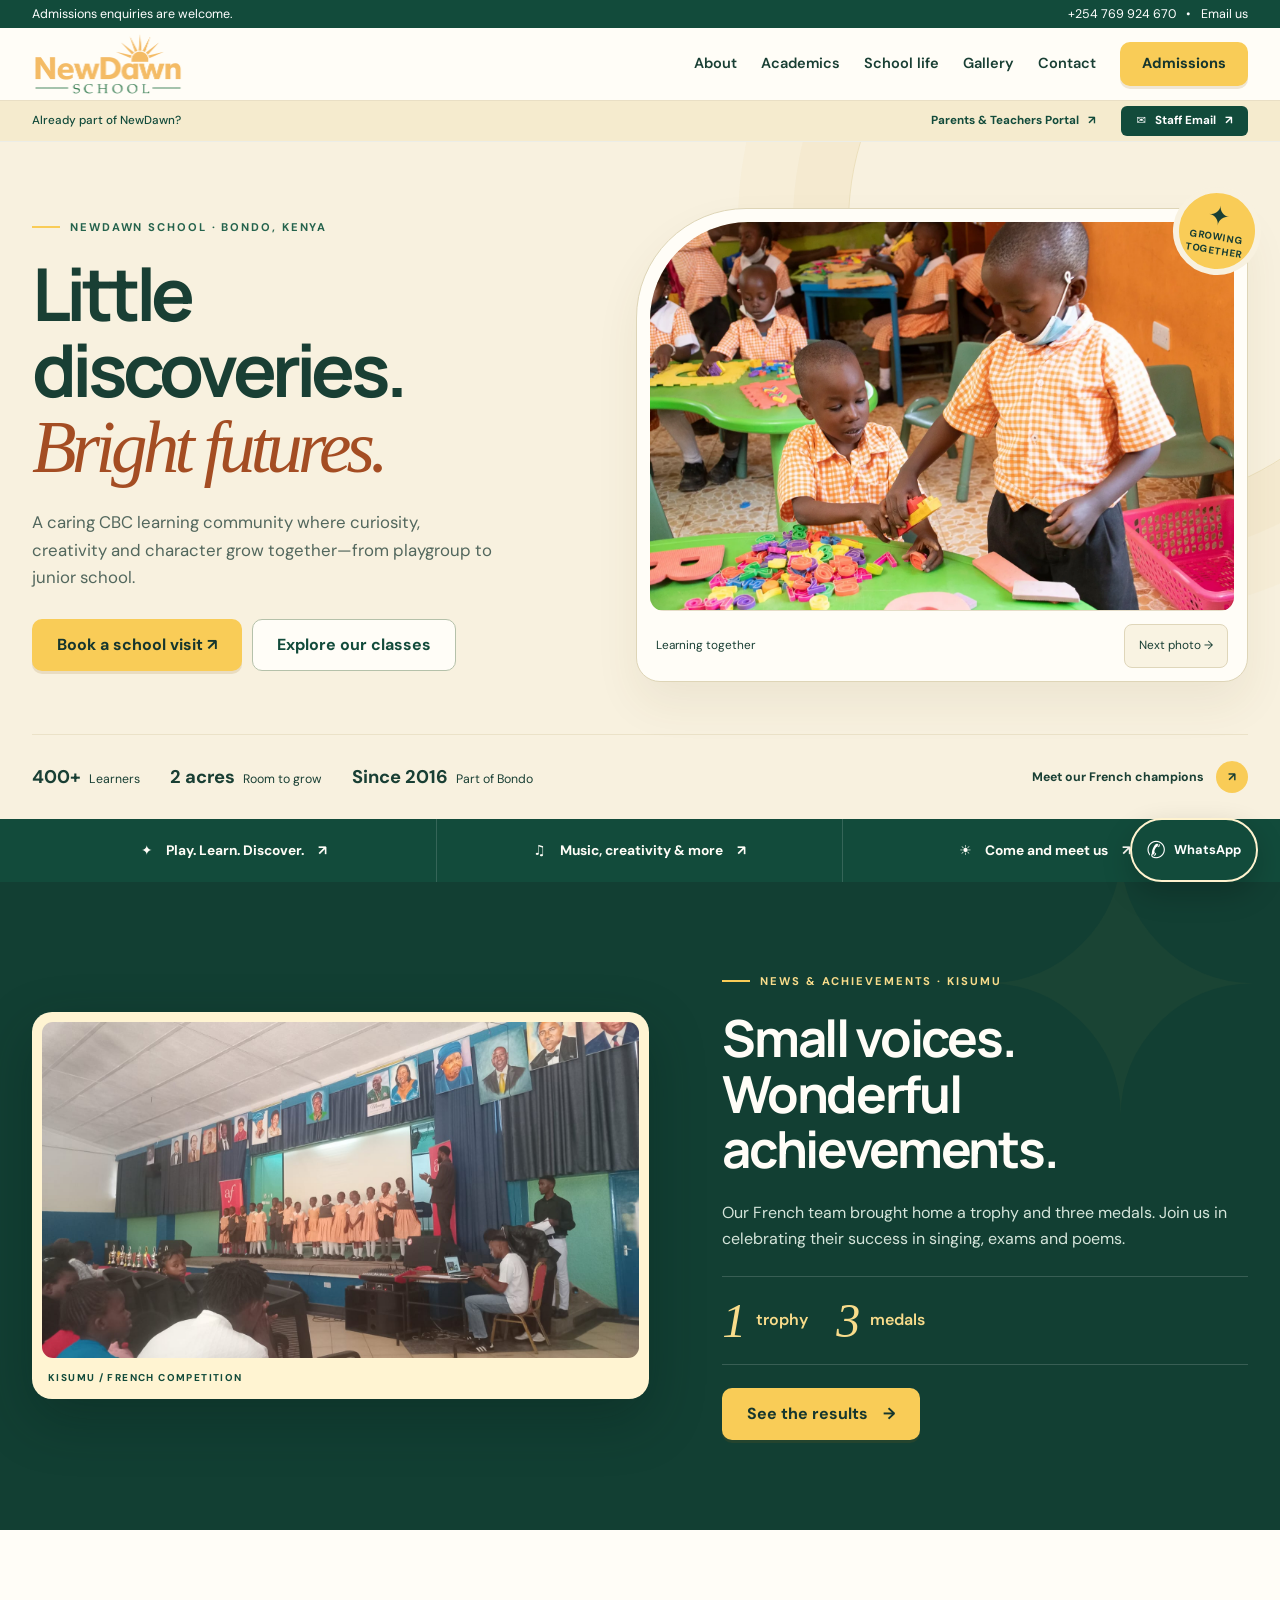
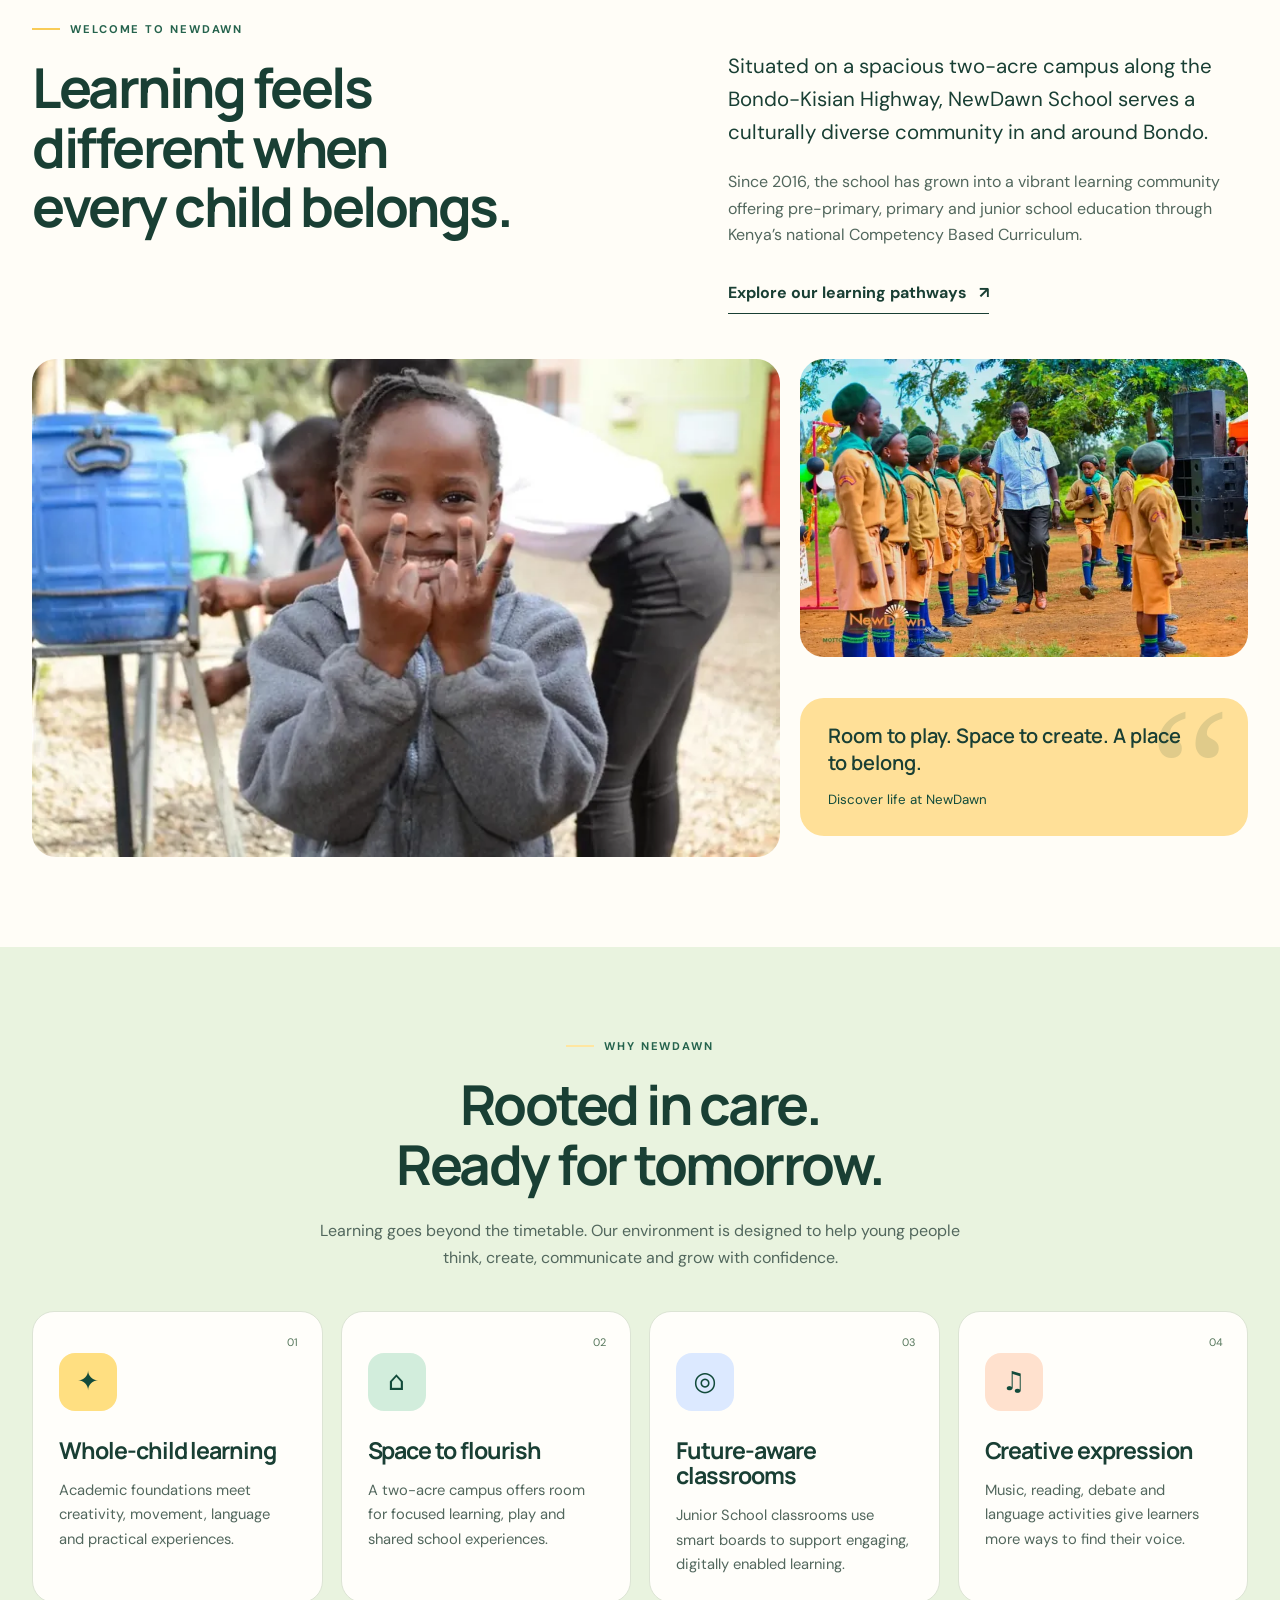
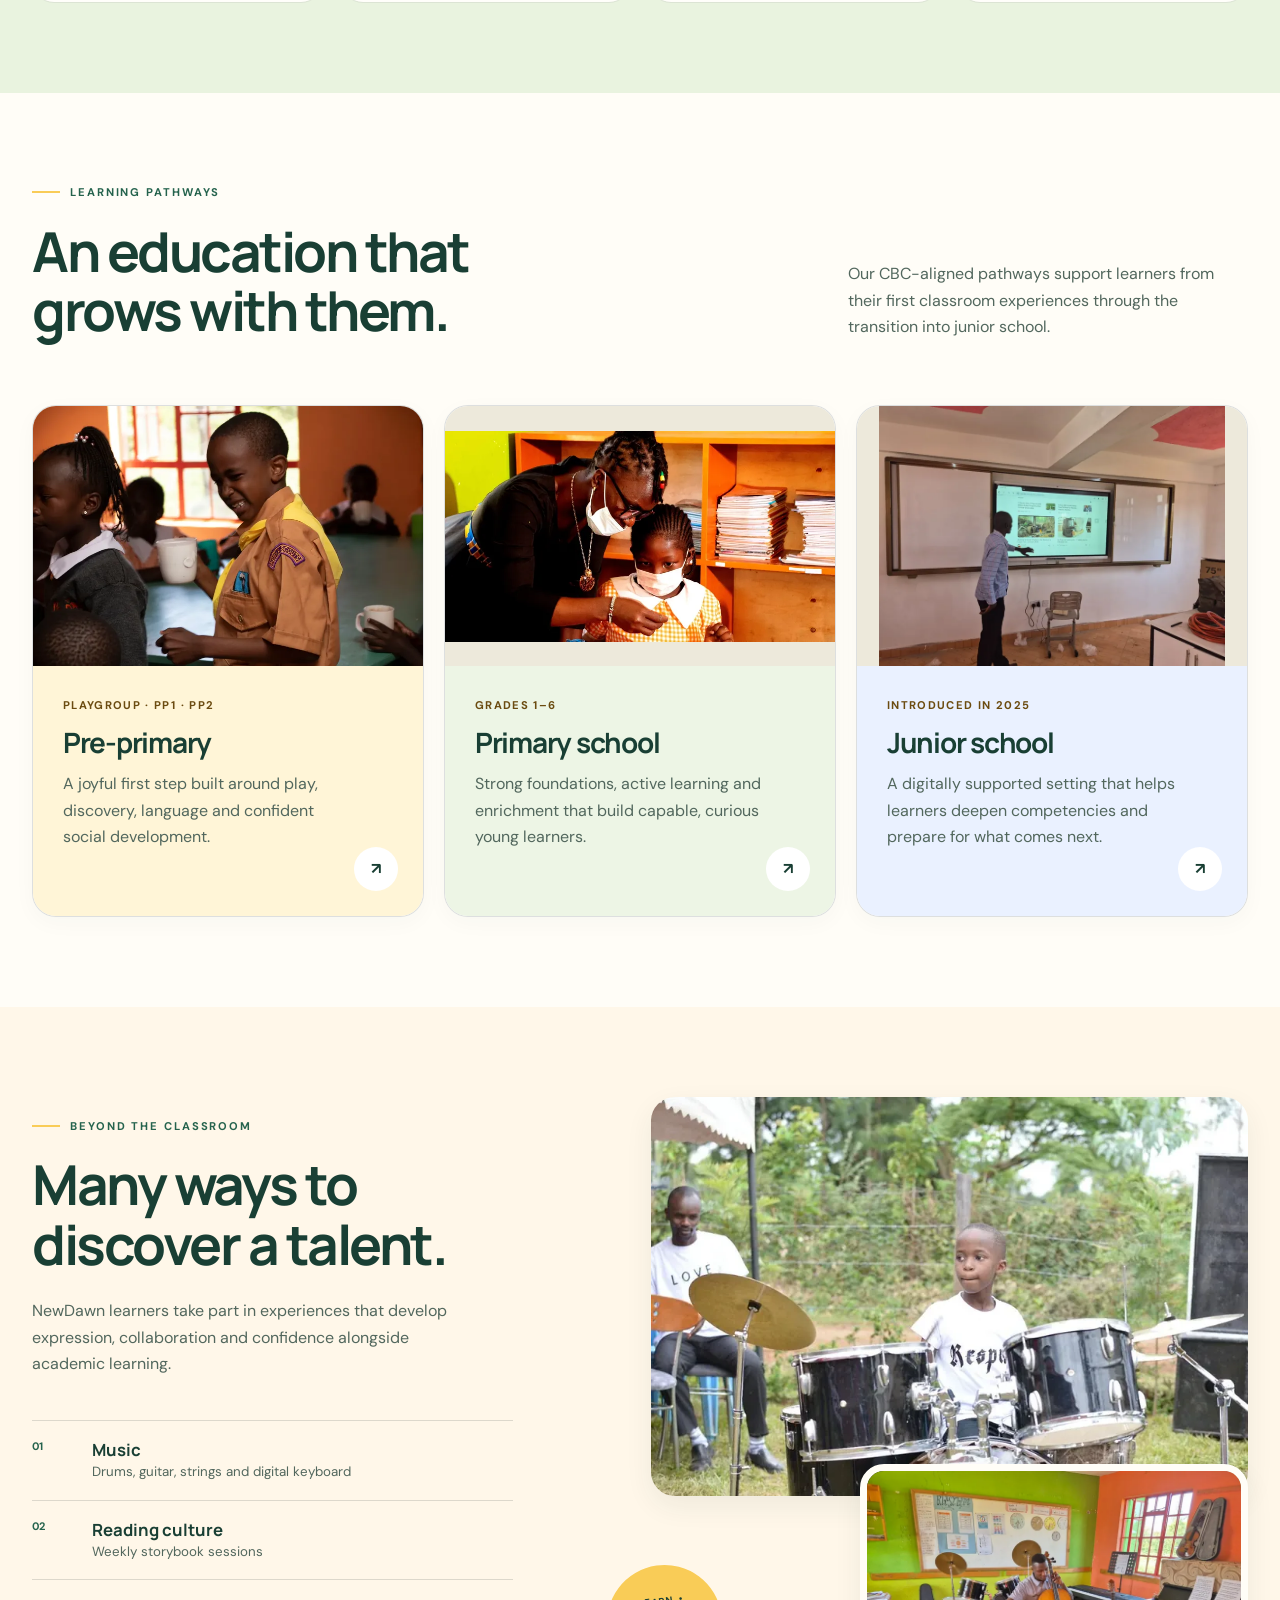
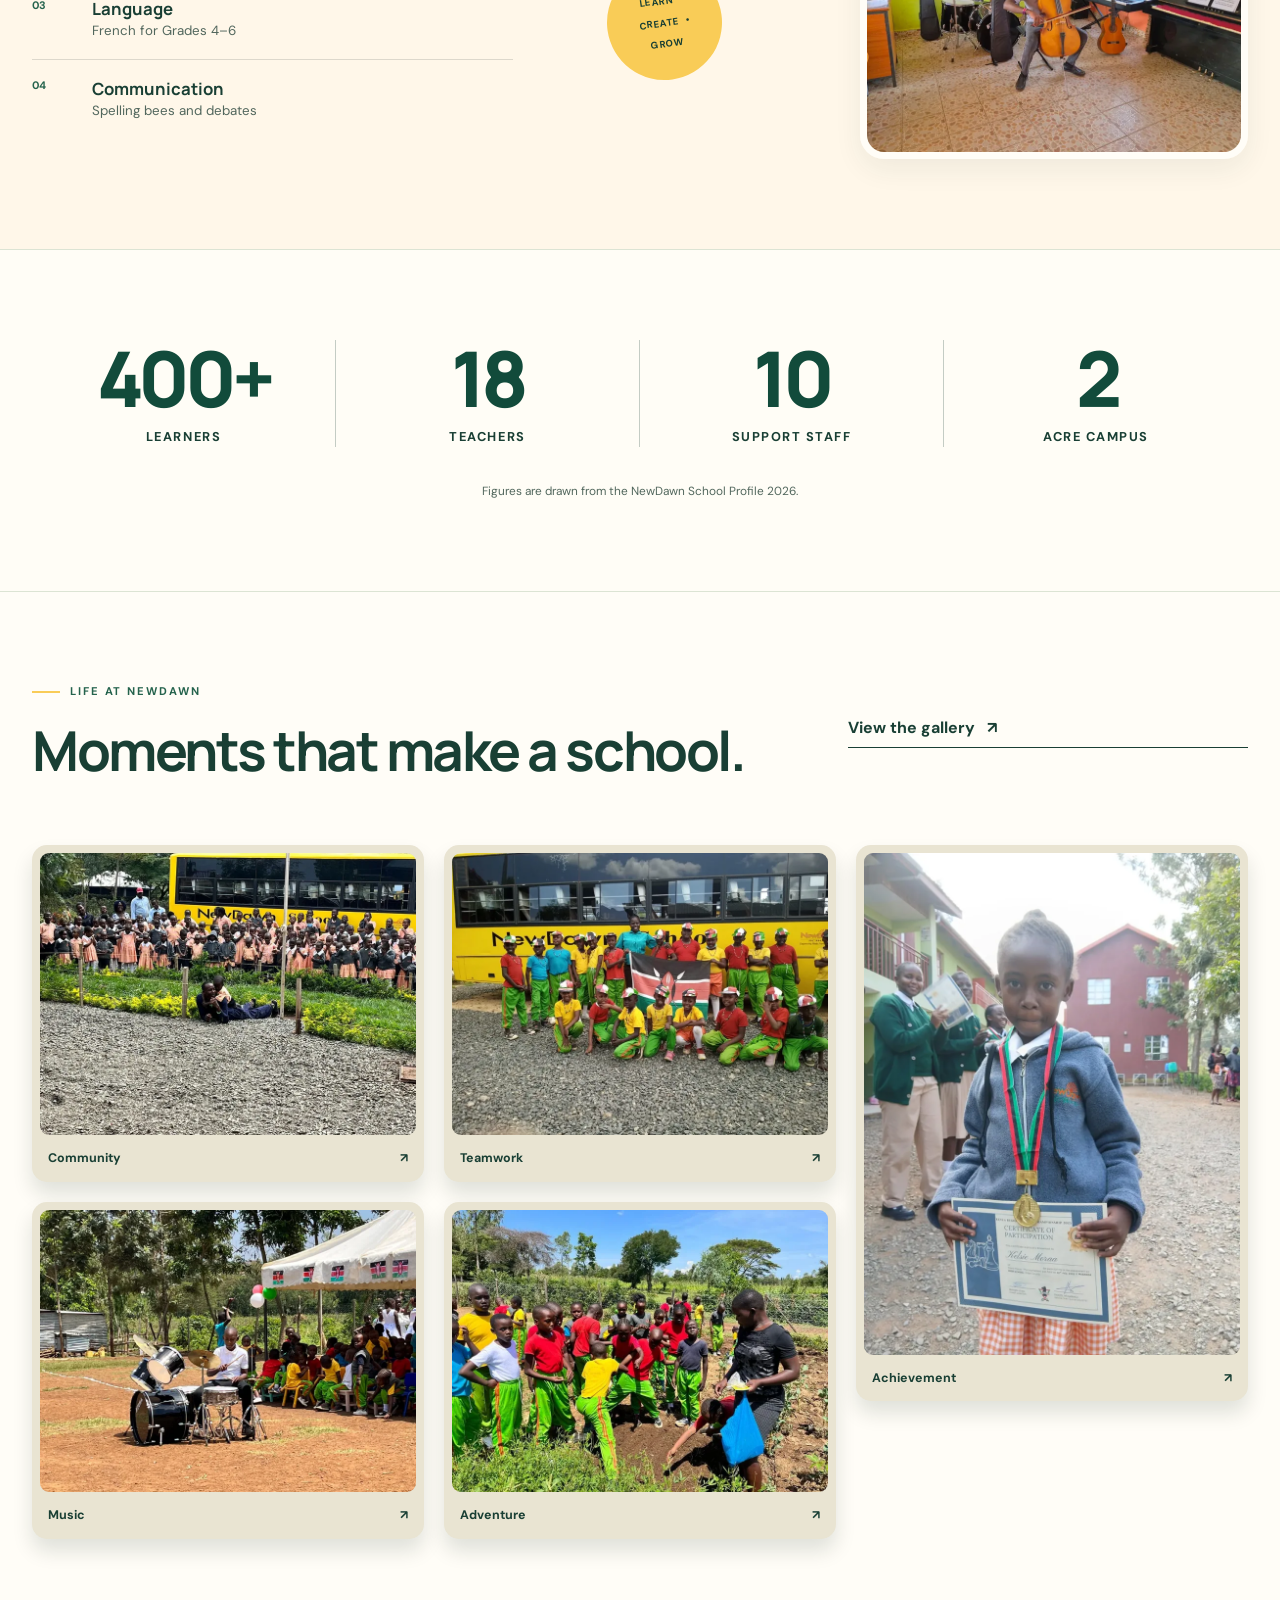
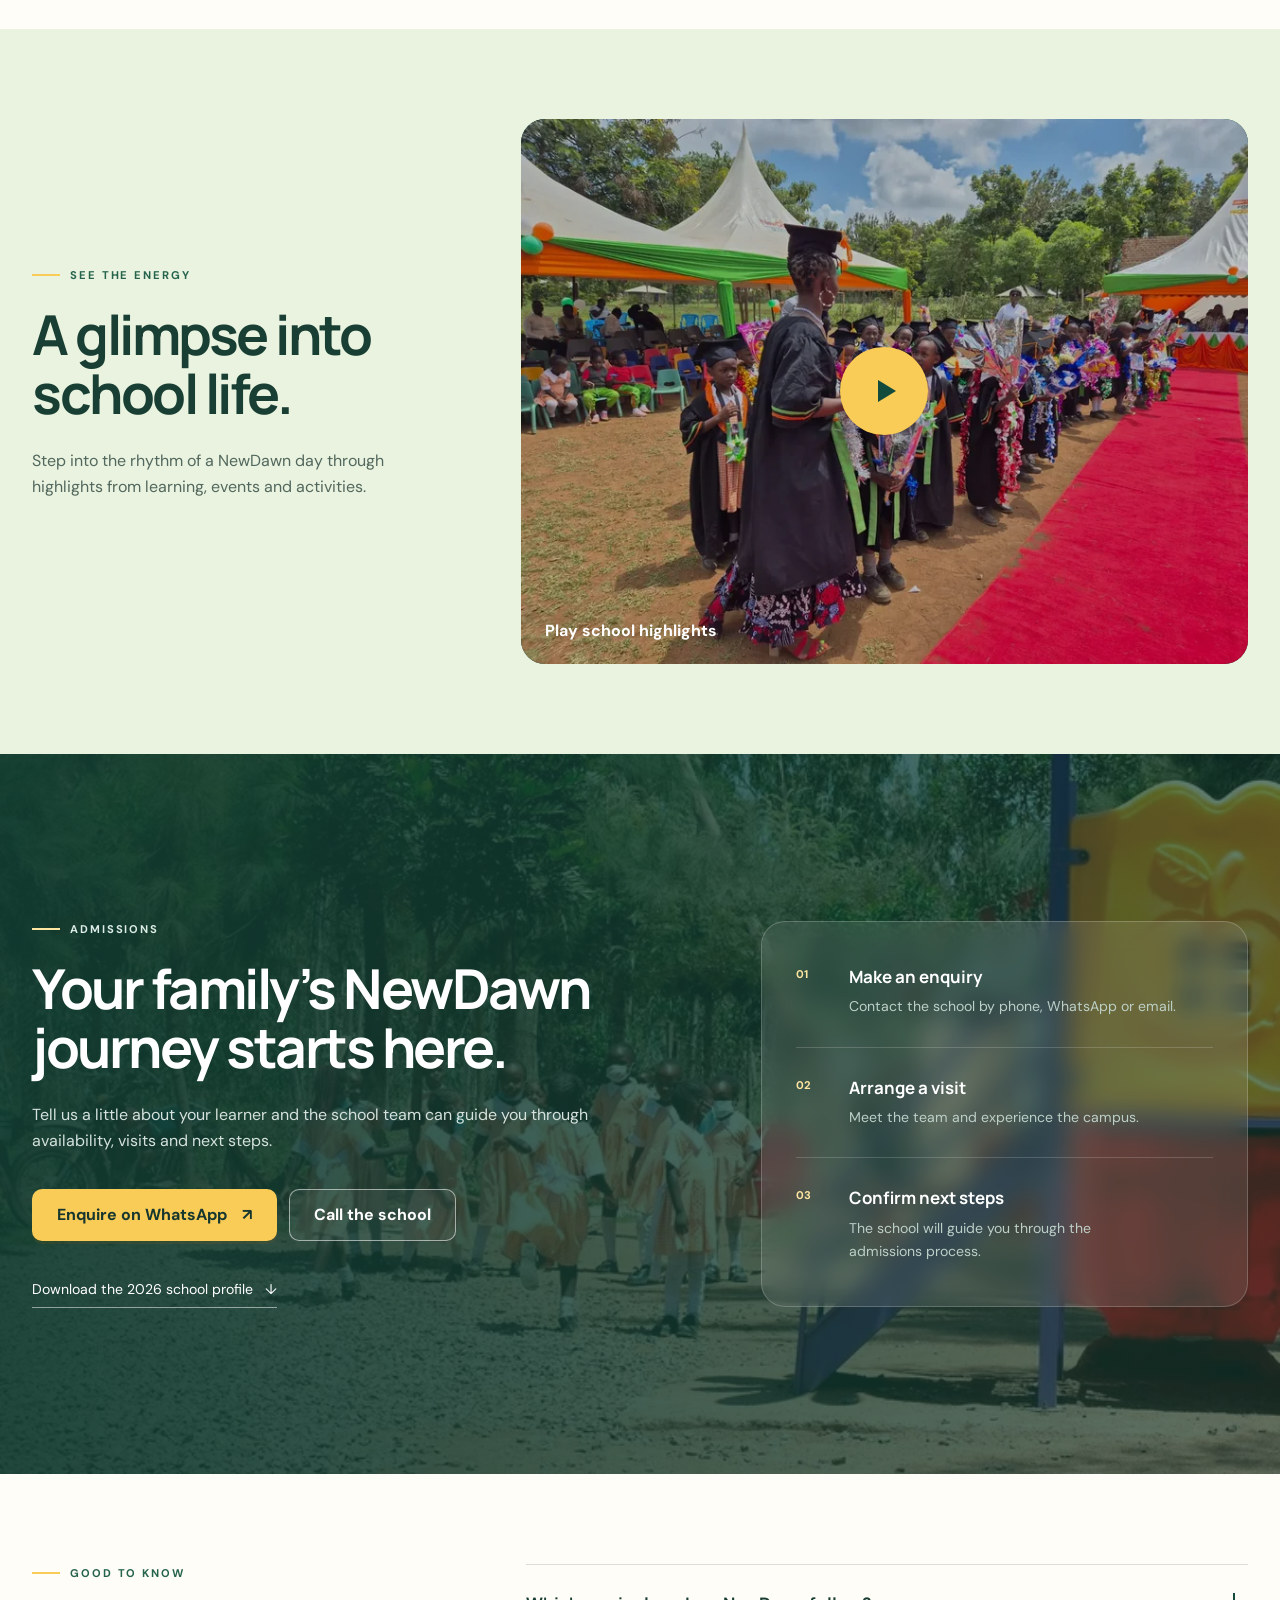
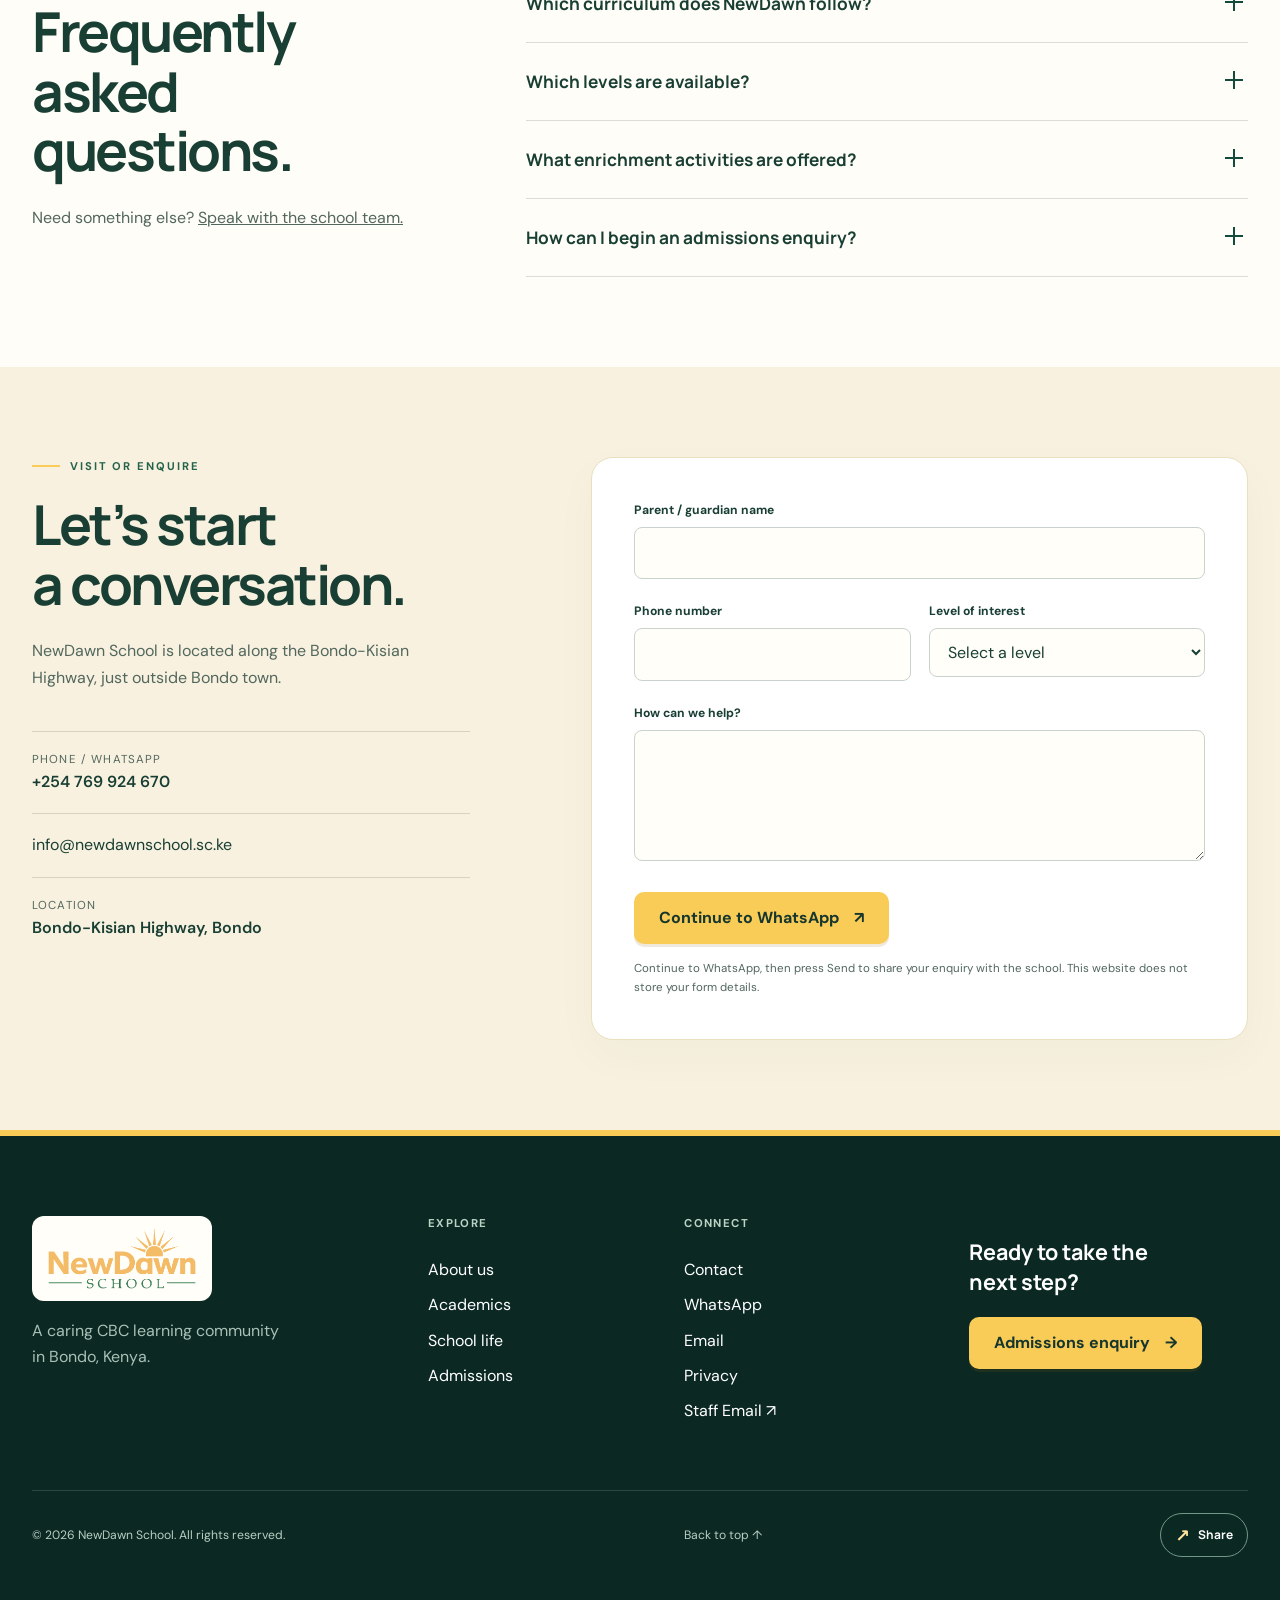
<file: index.html>
<!doctype html>
<html lang="en-KE">
<head>
  <meta charset="utf-8">
  <meta name="viewport" content="width=device-width, initial-scale=1">
  <meta name="theme-color" content="#123c31">
  <meta name="color-scheme" content="light">
  <title>NewDawn School | CBC Learning in Bondo, Kenya</title>
  <meta name="description" content="NewDawn School is a CBC-aligned private school on a spacious two-acre campus near Bondo, offering pre-primary, primary and junior school education.">
  <meta name="robots" content="index, follow, max-image-preview:large">
  <link rel="canonical" href="https://newdawnschool.sc.ke/">
  <link rel="icon" href="assets/images/logo-transparent.png" type="image/png">
  <link rel="apple-touch-icon" href="assets/images/logo-transparent.png">
  <link rel="manifest" href="site.webmanifest">
  <meta property="og:type" content="website">
  <meta property="og:locale" content="en_KE">
  <meta property="og:title" content="NewDawn School | Learn. Discover. Become.">
  <meta property="og:description" content="A safe, vibrant CBC learning community serving families in and around Bondo.">
  <meta property="og:url" content="https://newdawnschool.sc.ke/">
  <meta property="og:image" content="https://newdawnschool.sc.ke/assets/images/05.webp">
  <meta name="twitter:card" content="summary_large_image">
  <link rel="preload" href="assets/images/05.webp" as="image" type="image/webp" fetchpriority="high" imagesrcset="assets/images/responsive/05-480.webp 480w, assets/images/responsive/05-768.webp 768w, assets/images/responsive/05-1024.webp 1024w, assets/images/05.webp 1600w" imagesizes="100vw">
  <link rel="stylesheet" href="styles.css?v=20260915-1"><link rel="stylesheet" href="refresh.css?v=20260915-1">
  <script type="application/ld+json">
  {
    "@context": "https://schema.org",
    "@type": "School",
    "name": "NewDawn School",
    "url": "https://newdawnschool.sc.ke/",
    "logo": "https://newdawnschool.sc.ke/assets/images/logo-transparent.png",
    "image": "https://newdawnschool.sc.ke/assets/images/05.webp",
    "foundingDate": "2016",
    "description": "A private CBC-aligned school offering pre-primary, primary and junior school education near Bondo, Kenya.",
    "telephone": "+254769924670",
    "email": "info@newdawnschool.sc.ke",
    "address": {
      "@type": "PostalAddress",
      "streetAddress": "Bondo-Kisian Highway",
      "addressLocality": "Bondo",
      "addressRegion": "Siaya County",
      "addressCountry": "KE"
    },
    "areaServed": "Bondo Sub-County"
  }
  </script>
<noscript><style>@media(max-width:1000px){.site-header{position:static}.nav{height:auto;flex-wrap:wrap;padding-block:12px}.menu-toggle{display:none}.nav-menu{position:static;visibility:visible;transform:none;flex-direction:row;flex-wrap:wrap;padding:10px 0;width:100%;box-shadow:none}.hero{padding-top:0}.hero-content{padding-top:30px}.inner-page .breadcrumb{position:relative;top:auto;left:auto;margin:20px}.inner-page .inner-hero{padding-top:40px}}</style></noscript><link rel="stylesheet" href="competition.css?v=20260915-1"><link rel="stylesheet" href="polish.css?v=20260915-1"></head>
<body>
  <a class="skip-link" href="#main">Skip to main content</a>

  <header class="site-header" data-header>
    <div class="notice-bar">
      <div class="shell notice-inner">
        <p>Admissions enquiries are welcome.</p>
        <div class="notice-links">
          <a href="tel:+254769924670" aria-label="Call NewDawn School">+254 769 924 670</a>
          <span aria-hidden="true">•</span>
          <a href="mailto:info@newdawnschool.sc.ke">Email us</a>
        </div>
      </div>
    </div>
    <nav class="nav shell" aria-label="Main navigation">
      <a class="brand" href="#home" aria-label="NewDawn School home">
        <img width="1218" height="528" src="assets/images/logo-transparent.png" alt="NewDawn School">
      </a>
      <button class="menu-toggle" type="button" aria-expanded="false" aria-controls="nav-menu" data-menu-toggle>
        <span class="sr-only">Open menu</span>
        <span></span><span></span><span></span>
      </button>
      <div class="nav-menu" id="nav-menu" data-menu>
        <a href="about.html">About</a>
        <a href="academics.html">Academics</a>
        <a href="school-life.html">School life</a>
        <a href="school-life.html#gallery">Gallery</a>
        <a href="contact.html">Contact</a>
        <a class="button button-small button-primary" href="admissions.html">Admissions</a>
      </div>
    </nav><div class="school-access"><div class="shell school-access-inner"><span class="access-label">Already part of NewDawn?</span><a data-portal-link href="https://app.kurasa.co/auth/log-in" target="_blank" rel="noopener noreferrer">Parents &amp; Teachers Portal <span aria-hidden="true">↗</span></a><a class="staff-email" data-webmail-link href="https://workplace.truehost.cloud/appsuite/" target="_blank" rel="noopener noreferrer" aria-label="Staff Email — opens Truehost webmail in a new tab"><span aria-hidden="true">✉</span> Staff Email <span aria-hidden="true">↗</span></a></div></div>
  </header>

  <main id="main">
<section class="dawn-hero" id="home" aria-labelledby="hero-title"><div class="shell"><div class="dawn-hero-grid"><div class="dawn-hero-copy"><p class="eyebrow">NewDawn School · Bondo, Kenya</p><h1 id="hero-title">Little discoveries.<br><em>Bright futures.</em></h1><p>A caring CBC learning community where curiosity, creativity and character grow together—from playgroup to junior school.</p><div class="hero-actions"><a class="button button-primary" href="admissions.html#enquire">Book a school visit ↗</a><a class="button button-ghost" href="academics.html">Explore our classes</a></div></div><figure class="dawn-photo"><div class="hero-media"><img width="1600" height="1066" src="assets/images/05.webp" alt="Learning together at NewDawn School" fetchpriority="high"></div><span class="dawn-stamp" aria-hidden="true"><b>✦</b>GROWING<br>TOGETHER</span><figcaption><span data-hero-caption>Learning together</span><button type="button" data-hero-next aria-label="Show next school photograph">Next photo →</button><span class="sr-only" role="status" data-photo-status></span></figcaption></figure></div><div class="dawn-proof"><span><strong>400+</strong> Learners</span><span><strong>2 acres</strong> Room to grow</span><span><strong>Since 2016</strong> Part of Bondo</span><a href="french-competition.html">Meet our French champions <span>↗</span></a></div></div></section>

    <div class="discovery-strip" aria-label="Explore NewDawn"><div class="shell"><a href="academics.html">✦ <span>Play. Learn. Discover.</span> ↗</a><a href="school-life.html">♫ <span>Music, creativity &amp; more</span> ↗</a><a href="admissions.html#enquire">☀ <span>Come and meet us</span> ↗</a></div></div><!-- French competition feature: added to the existing page -->
<section class="competition-preview section" aria-labelledby="competition-preview-title">
 <div class="shell competition-preview-grid">
  <a class="competition-preview-photo sparkle-frame" href="french-competition.html" aria-label="Read about NewDawn’s French competition achievements"><img width="1600" height="900" src="assets/french-competition/stage.jpg" alt="NewDawn learners performing on stage at the French competition in Kisumu" loading="lazy" decoding="async"></a>
  <div class="competition-preview-copy"><p class="eyebrow">News &amp; achievements · Kisumu</p><h2 id="competition-preview-title">Small voices.<br>Wonderful achievements.</h2><p>Our French team brought home a trophy and three medals. Join us in celebrating their success in singing, exams and poems.</p><div class="competition-mini-results"><span><strong>1</strong> trophy</span><span><strong>3</strong> medals</span></div><a class="button button-primary" href="french-competition.html">See the results <span aria-hidden="true">→</span></a></div>
 </div></section>
<!-- End French competition feature -->
<section class="intro section" id="about">
      <div class="shell intro-grid">
        <div class="section-heading reveal">
          <p class="eyebrow">Welcome to NewDawn</p>
          <h2>Learning feels different when every child belongs.</h2>
        </div>
        <div class="intro-copy reveal">
          <p class="lead">Situated on a spacious two-acre campus along the Bondo-Kisian Highway, NewDawn School serves a culturally diverse community in and around Bondo.</p>
          <p>Since 2016, the school has grown into a vibrant learning community offering pre-primary, primary and junior school education through Kenya’s national Competency Based Curriculum.</p>
          <a class="text-link" href="#academics">Explore our learning pathways <span aria-hidden="true">↗</span></a>
        </div>
      </div>
      <div class="shell story-grid">
        <figure class="story-main reveal">
          <img width="1024" height="682" src="assets/images/9.webp" alt="A smiling NewDawn learner" loading="lazy" decoding="async" srcset="assets/images/responsive/9-480.webp 480w, assets/images/responsive/9-768.webp 768w, assets/images/9.webp 1024w" sizes="(max-width: 680px) 100vw, (max-width: 1000px) 80vw, 50vw">
        </figure>
        <figure class="story-side reveal">
          <img width="1080" height="719" src="assets/images/C.webp" alt="NewDawn learners with a teacher outdoors" loading="lazy" decoding="async" srcset="assets/images/responsive/C-480.webp 480w, assets/images/responsive/C-768.webp 768w, assets/images/responsive/C-1024.webp 1024w, assets/images/C.webp 1080w" sizes="(max-width: 680px) 100vw, (max-width: 1000px) 80vw, 50vw">
        </figure>
        <div class="quote-card reveal">
          <span class="quote-mark" aria-hidden="true">“</span>
          <p>Room to play. Space to create. A place to belong.</p>
          <small>Discover life at NewDawn</small>
        </div>
      </div>
    </section>

    <section class="values section section-green" aria-labelledby="values-title">
      <div class="shell">
        <div class="section-heading centered light reveal">
          <p class="eyebrow light">Why NewDawn</p>
          <h2 id="values-title">Rooted in care. Ready for tomorrow.</h2>
          <p>Learning goes beyond the timetable. Our environment is designed to help young people think, create, communicate and grow with confidence.</p>
        </div>
        <div class="value-grid">
          <article class="value-card reveal">
            <span class="value-number">01</span>
            <div class="icon" aria-hidden="true">✦</div>
            <h3>Whole-child learning</h3>
            <p>Academic foundations meet creativity, movement, language and practical experiences.</p>
          </article>
          <article class="value-card reveal">
            <span class="value-number">02</span>
            <div class="icon" aria-hidden="true">⌂</div>
            <h3>Space to flourish</h3>
            <p>A two-acre campus offers room for focused learning, play and shared school experiences.</p>
          </article>
          <article class="value-card reveal">
            <span class="value-number">03</span>
            <div class="icon" aria-hidden="true">◎</div>
            <h3>Future-aware classrooms</h3>
            <p>Junior School classrooms use smart boards to support engaging, digitally enabled learning.</p>
          </article>
          <article class="value-card reveal">
            <span class="value-number">04</span>
            <div class="icon" aria-hidden="true">♫</div>
            <h3>Creative expression</h3>
            <p>Music, reading, debate and language activities give learners more ways to find their voice.</p>
          </article>
        </div>
      </div>
    </section>

    <section class="academics section" id="academics" aria-labelledby="academics-title">
      <div class="shell">
        <div class="split-heading reveal">
          <div>
            <p class="eyebrow">Learning pathways</p>
            <h2 id="academics-title">An education that grows with them.</h2>
          </div>
          <p>Our CBC-aligned pathways support learners from their first classroom experiences through the transition into junior school.</p>
        </div>
        <div class="pathways">
          <article class="pathway reveal">
            <div class="pathway-image"><img width="1600" height="1066" src="assets/images/0.webp" alt="Young learners enjoying a classroom activity" loading="lazy" decoding="async" srcset="assets/images/responsive/0-480.webp 480w, assets/images/responsive/0-768.webp 768w, assets/images/responsive/0-1024.webp 1024w, assets/images/0.webp 1600w" sizes="(max-width: 680px) 100vw, (max-width: 1000px) 80vw, 50vw"></div>
            <div class="pathway-body">
              <span class="pathway-stage">Playgroup · PP1 · PP2</span>
              <h3>Pre-primary</h3>
              <p>A joyful first step built around play, discovery, language and confident social development.</p>
              <a href="#admissions" class="circle-link" aria-label="Enquire about pre-primary">↗</a>
            </div>
          </article>
          <article class="pathway reveal">
            <div class="pathway-image"><img width="1600" height="869" src="assets/images/2.webp" alt="A teacher supporting a learner in class" loading="lazy" decoding="async" srcset="assets/images/responsive/2-480.webp 480w, assets/images/responsive/2-768.webp 768w, assets/images/responsive/2-1024.webp 1024w, assets/images/2.webp 1600w" sizes="(max-width: 680px) 100vw, (max-width: 1000px) 80vw, 50vw"></div>
            <div class="pathway-body">
              <span class="pathway-stage">Grades 1–6</span>
              <h3>Primary school</h3>
              <p>Strong foundations, active learning and enrichment that build capable, curious young learners.</p>
              <a href="#admissions" class="circle-link" aria-label="Enquire about primary school">↗</a>
            </div>
          </article>
          <article class="pathway reveal">
            <div class="pathway-image"><img width="1600" height="1200" src="assets/images/O.webp" alt="A smart board in a NewDawn Junior School classroom" loading="lazy" decoding="async" srcset="assets/images/responsive/O-480.webp 480w, assets/images/responsive/O-768.webp 768w, assets/images/responsive/O-1024.webp 1024w, assets/images/O.webp 1600w" sizes="(max-width: 680px) 100vw, (max-width: 1000px) 80vw, 50vw"></div>
            <div class="pathway-body">
              <span class="pathway-stage">Introduced in 2025</span>
              <h3>Junior school</h3>
              <p>A digitally supported setting that helps learners deepen competencies and prepare for what comes next.</p>
              <a href="#admissions" class="circle-link" aria-label="Enquire about junior school">↗</a>
            </div>
          </article>
        </div>
      </div>
    </section>

    <section class="experience section" id="experience" aria-labelledby="experience-title">
      <div class="shell experience-grid">
        <div class="experience-copy reveal">
          <p class="eyebrow">Beyond the classroom</p>
          <h2 id="experience-title">Many ways to discover a talent.</h2>
          <p>NewDawn learners take part in experiences that develop expression, collaboration and confidence alongside academic learning.</p>
          <ul class="feature-list">
            <li><span>01</span><div><strong>Music</strong><small>Drums, guitar, strings and digital keyboard</small></div></li>
            <li><span>02</span><div><strong>Reading culture</strong><small>Weekly storybook sessions</small></div></li>
            <li><span>03</span><div><strong>Language</strong><small>French for Grades 4–6</small></div></li>
            <li><span>04</span><div><strong>Communication</strong><small>Spelling bees and debates</small></div></li>
          </ul>
        </div>
        <div class="experience-collage reveal">
          <img width="1024" height="684" class="collage-a" src="assets/images/03.webp" alt="A learner playing drums" loading="lazy" decoding="async" srcset="assets/images/responsive/03-480.webp 480w, assets/images/responsive/03-768.webp 768w, assets/images/03.webp 1024w" sizes="(max-width: 680px) 100vw, (max-width: 1000px) 80vw, 50vw">
          <img width="1600" height="1200" class="collage-b" src="assets/images/FF.webp" alt="A learner playing the cello in the music room" loading="lazy" decoding="async" srcset="assets/images/responsive/FF-480.webp 480w, assets/images/responsive/FF-768.webp 768w, assets/images/responsive/FF-1024.webp 1024w, assets/images/FF.webp 1600w" sizes="(max-width: 680px) 100vw, (max-width: 1000px) 80vw, 50vw">
          <div class="sun-badge" aria-hidden="true"><span>Learn</span><i>•</i><span>Create</span><i>•</i><span>Grow</span></div>
        </div>
      </div>
    </section>

    <section class="numbers section" aria-label="NewDawn in numbers">
      <div class="shell numbers-grid">
        <div class="number-item reveal"><strong data-count="400" data-suffix="+">400+</strong><span>learners</span></div>
        <div class="number-item reveal"><strong data-count="18">18</strong><span>teachers</span></div>
        <div class="number-item reveal"><strong data-count="10">10</strong><span>support staff</span></div>
        <div class="number-item reveal"><strong data-count="2">2</strong><span>acre campus</span></div>
      </div>
      <p class="data-note shell">Figures are drawn from the NewDawn School Profile 2026.</p>
    </section>

    <section class="gallery section" id="gallery" aria-labelledby="gallery-title">
      <div class="shell">
        <div class="split-heading reveal">
          <div><p class="eyebrow">Life at NewDawn</p><h2 id="gallery-title">Moments that make a school.</h2></div>
          <button class="text-link gallery-open" type="button" data-gallery-open="0">View the gallery <span aria-hidden="true">↗</span></button>
        </div>
        <div class="gallery-grid">
          <button class="gallery-tile tile-wide reveal" type="button" data-gallery-open="0"><img width="1600" height="1200" src="assets/images/06.webp" alt="NewDawn learners and staff gathered beside a school bus" loading="lazy" decoding="async" srcset="assets/images/responsive/06-480.webp 480w, assets/images/responsive/06-768.webp 768w, assets/images/responsive/06-1024.webp 1024w, assets/images/06.webp 1600w" sizes="(max-width: 680px) 100vw, (max-width: 1000px) 80vw, 50vw"><span>Community</span></button>
          <button class="gallery-tile reveal" type="button" data-gallery-open="1"><img width="1152" height="864" src="assets/images/08.webp" alt="Learners representing Kenya at an outdoor activity" loading="lazy" decoding="async" srcset="assets/images/responsive/08-480.webp 480w, assets/images/responsive/08-768.webp 768w, assets/images/responsive/08-1024.webp 1024w, assets/images/08.webp 1152w" sizes="(max-width: 680px) 100vw, (max-width: 1000px) 80vw, 50vw"><span>Teamwork</span></button>
          <button class="gallery-tile reveal" type="button" data-gallery-open="2"><img width="1600" height="1200" src="assets/images/HH.webp" alt="Learners enjoying a live music performance" loading="lazy" decoding="async" srcset="assets/images/responsive/HH-480.webp 480w, assets/images/responsive/HH-768.webp 768w, assets/images/responsive/HH-1024.webp 1024w, assets/images/HH.webp 1600w" sizes="(max-width: 680px) 100vw, (max-width: 1000px) 80vw, 50vw"><span>Music</span></button>
          <button class="gallery-tile tile-tall reveal" type="button" data-gallery-open="3"><img width="1200" height="1600" src="assets/images/G.webp" alt="A NewDawn learner proudly wearing medals" loading="lazy" decoding="async" srcset="assets/images/responsive/G-480.webp 480w, assets/images/responsive/G-768.webp 768w, assets/images/responsive/G-1024.webp 1024w, assets/images/G.webp 1200w" sizes="(max-width: 680px) 100vw, (max-width: 1000px) 80vw, 50vw"><span>Achievement</span></button>
          <button class="gallery-tile reveal" type="button" data-gallery-open="4"><img width="1024" height="768" src="assets/images/04.webp" alt="Learners taking part in an outdoor team activity" loading="lazy" decoding="async" srcset="assets/images/responsive/04-480.webp 480w, assets/images/responsive/04-768.webp 768w, assets/images/04.webp 1024w" sizes="(max-width: 680px) 100vw, (max-width: 1000px) 80vw, 50vw"><span>Adventure</span></button>
        </div>
      </div>
    </section>

    <section class="film section section-cream" aria-labelledby="film-title">
      <div class="shell film-grid">
        <div class="film-copy reveal">
          <p class="eyebrow">See the energy</p>
          <h2 id="film-title">A glimpse into school life.</h2>
          <p>Step into the rhythm of a NewDawn day through highlights from learning, events and activities.</p>
        </div>
        <button class="video-poster reveal" type="button" data-video="assets/media/video1.mp4" aria-label="Play NewDawn school life video">
          <img width="1600" height="1200" src="assets/images/AA.webp" alt="NewDawn school event" loading="lazy" decoding="async" srcset="assets/images/responsive/AA-480.webp 480w, assets/images/responsive/AA-768.webp 768w, assets/images/responsive/AA-1024.webp 1024w, assets/images/AA.webp 1600w" sizes="(max-width: 680px) 100vw, (max-width: 1000px) 80vw, 50vw">
          <span class="play"><i aria-hidden="true"></i></span>
          <span class="video-label">Play school highlights</span>
        </button>
      </div>
    </section>

    <section class="admissions section" id="admissions" aria-labelledby="admissions-title">
      <div class="admissions-image" aria-hidden="true"><img width="1280" height="720" src="assets/images/3.webp" alt="" loading="lazy" decoding="async" srcset="assets/images/responsive/3-480.webp 480w, assets/images/responsive/3-768.webp 768w, assets/images/responsive/3-1024.webp 1024w, assets/images/3.webp 1280w" sizes="(max-width: 680px) 100vw, (max-width: 1000px) 80vw, 50vw"></div>
      <div class="shell admissions-grid">
        <div class="admissions-panel reveal">
          <p class="eyebrow light">Admissions</p>
          <h2 id="admissions-title">Your family’s NewDawn journey starts here.</h2>
          <p>Tell us a little about your learner and the school team can guide you through availability, visits and next steps.</p>
          <div class="admission-actions">
            <a class="button button-primary" href="https://wa.me/254769924670?text=Hello%20NewDawn%20School%2C%20I%20would%20like%20to%20enquire%20about%20admissions." target="_blank" rel="noopener">Enquire on WhatsApp <span aria-hidden="true">↗</span></a>
            <a class="button button-ghost" href="tel:+254769924670">Call the school</a>
          </div>
          <a class="profile-link" href="assets/docs/NewDawn-School-Profile-2026-OFFICIAL.pdf" target="_blank" rel="noopener">Download the 2026 school profile <span aria-hidden="true">↓</span></a>
        </div>
        <ol class="admission-steps reveal">
          <li><span>01</span><div><strong>Make an enquiry</strong><p>Contact the school by phone, WhatsApp or email.</p></div></li>
          <li><span>02</span><div><strong>Arrange a visit</strong><p>Meet the team and experience the campus.</p></div></li>
          <li><span>03</span><div><strong>Confirm next steps</strong><p>The school will guide you through the admissions process.</p></div></li>
        </ol>
      </div>
    </section>

    <section class="faq section" aria-labelledby="faq-title">
      <div class="shell faq-grid">
        <div class="section-heading reveal"><p class="eyebrow">Good to know</p><h2 id="faq-title">Frequently asked questions.</h2><p>Need something else? <a href="#contact">Speak with the school team.</a></p></div>
        <div class="accordion" data-accordion>
          <details class="reveal"><summary>Which curriculum does NewDawn follow?<span aria-hidden="true"></span></summary><p>NewDawn’s academic programme is based on Kenya’s national Competency Based Curriculum (CBC), and the school is registered with the Ministry of Education.</p></details>
          <details class="reveal"><summary>Which levels are available?<span aria-hidden="true"></span></summary><p>The school comprises pre-primary (Playgroup, PP1 and PP2), primary (Grades 1–6) and Junior School, introduced in 2025.</p></details>
          <details class="reveal"><summary>What enrichment activities are offered?<span aria-hidden="true"></span></summary><p>Activities include music, weekly storybook sessions, French for Grades 4–6, spelling bees and debates.</p></details>
          <details class="reveal"><summary>How can I begin an admissions enquiry?<span aria-hidden="true"></span></summary><p>Call or WhatsApp +254 769 924 670, email the school, or use the enquiry form below.</p></details>
        </div>
      </div>
    </section>

    <section class="contact section section-cream" id="contact" aria-labelledby="contact-title">
      <div class="shell contact-grid">
        <div class="contact-copy reveal">
          <p class="eyebrow">Visit or enquire</p>
          <h2 id="contact-title">Let’s start a conversation.</h2>
          <p>NewDawn School is located along the Bondo-Kisian Highway, just outside Bondo town.</p>
          <address>
            <a href="tel:+254769924670"><span>Phone / WhatsApp</span><strong>+254 769 924 670</strong></a>
            <a href="mailto:info@newdawnschool.sc.ke"><span>Email</span><strong>info@newdawnschool.sc.ke</strong></a>
            <a href="https://www.google.com/maps/search/?api=1&query=New+Dawn+School+Bondo+Kenya" target="_blank" rel="noopener"><span>Location</span><strong>Bondo-Kisian Highway, Bondo</strong></a>
          </address>
        </div>
        <form class="enquiry-form reveal" data-enquiry-form>
          <div class="field"><label for="name">Parent / guardian name</label><input id="name" name="name" type="text" autocomplete="name" required></div>
          <div class="field-row">
            <div class="field"><label for="phone">Phone number</label><input id="phone" name="phone" type="tel" autocomplete="tel" required></div>
            <div class="field"><label for="level">Level of interest</label><select id="level" name="level" required><option value="">Select a level</option><option>Pre-primary</option><option>Primary school</option><option>Junior school</option><option>General enquiry</option></select></div>
          </div>
          <div class="field"><label for="message">How can we help?</label><textarea id="message" name="message" rows="4"></textarea></div>
          <button class="button button-primary" type="submit">Continue to WhatsApp <span aria-hidden="true">↗</span></button>
          <p class="form-note">Continue to WhatsApp, then press Send to share your enquiry with the school. This website does not store your form details.</p>
        </form>
      </div>
    </section>
  </main>

  <footer class="footer">
    <div class="shell footer-top">
      <div class="footer-brand"><img width="1218" height="528" src="assets/images/logo-transparent.png" alt="NewDawn School"><p>A caring CBC learning community in Bondo, Kenya.</p></div>
      <div><h2>Explore</h2><a href="about.html">About us</a><a href="academics.html">Academics</a><a href="school-life.html">School life</a><a href="admissions.html">Admissions</a></div>
      <div><h2>Connect</h2><a href="contact.html">Contact</a><a href="https://wa.me/254769924670" target="_blank" rel="noopener">WhatsApp</a><a href="mailto:info@newdawnschool.sc.ke">Email</a><a href="privacy.html">Privacy</a><a data-webmail-link href="https://workplace.truehost.cloud/appsuite/" target="_blank" rel="noopener noreferrer">Staff Email ↗</a></div>
      <div class="footer-cta"><p>Ready to take the next step?</p><a class="button button-primary" href="admissions.html">Admissions enquiry <span aria-hidden="true">→</span></a></div>
    </div>
    <div class="shell footer-bottom"><p>© <span data-year>2026</span> NewDawn School. All rights reserved.</p><a href="#home">Back to top ↑</a></div>
  </footer>

  <a class="whatsapp-float" href="https://wa.me/254769924670?text=Hello%20NewDawn%20School" target="_blank" rel="noopener" aria-label="Chat with NewDawn School on WhatsApp"><span aria-hidden="true">◔</span><b>WhatsApp</b></a>

  <dialog class="media-dialog" data-dialog>
    <button class="dialog-close" type="button" data-dialog-close aria-label="Close">×</button>
    <div class="dialog-content" data-dialog-content></div>
  </dialog>

  <script src="site-config.js?v=20260915-1"></script><script src="script.js?v=20260915-1" defer></script>
</body>
</html>
</file>
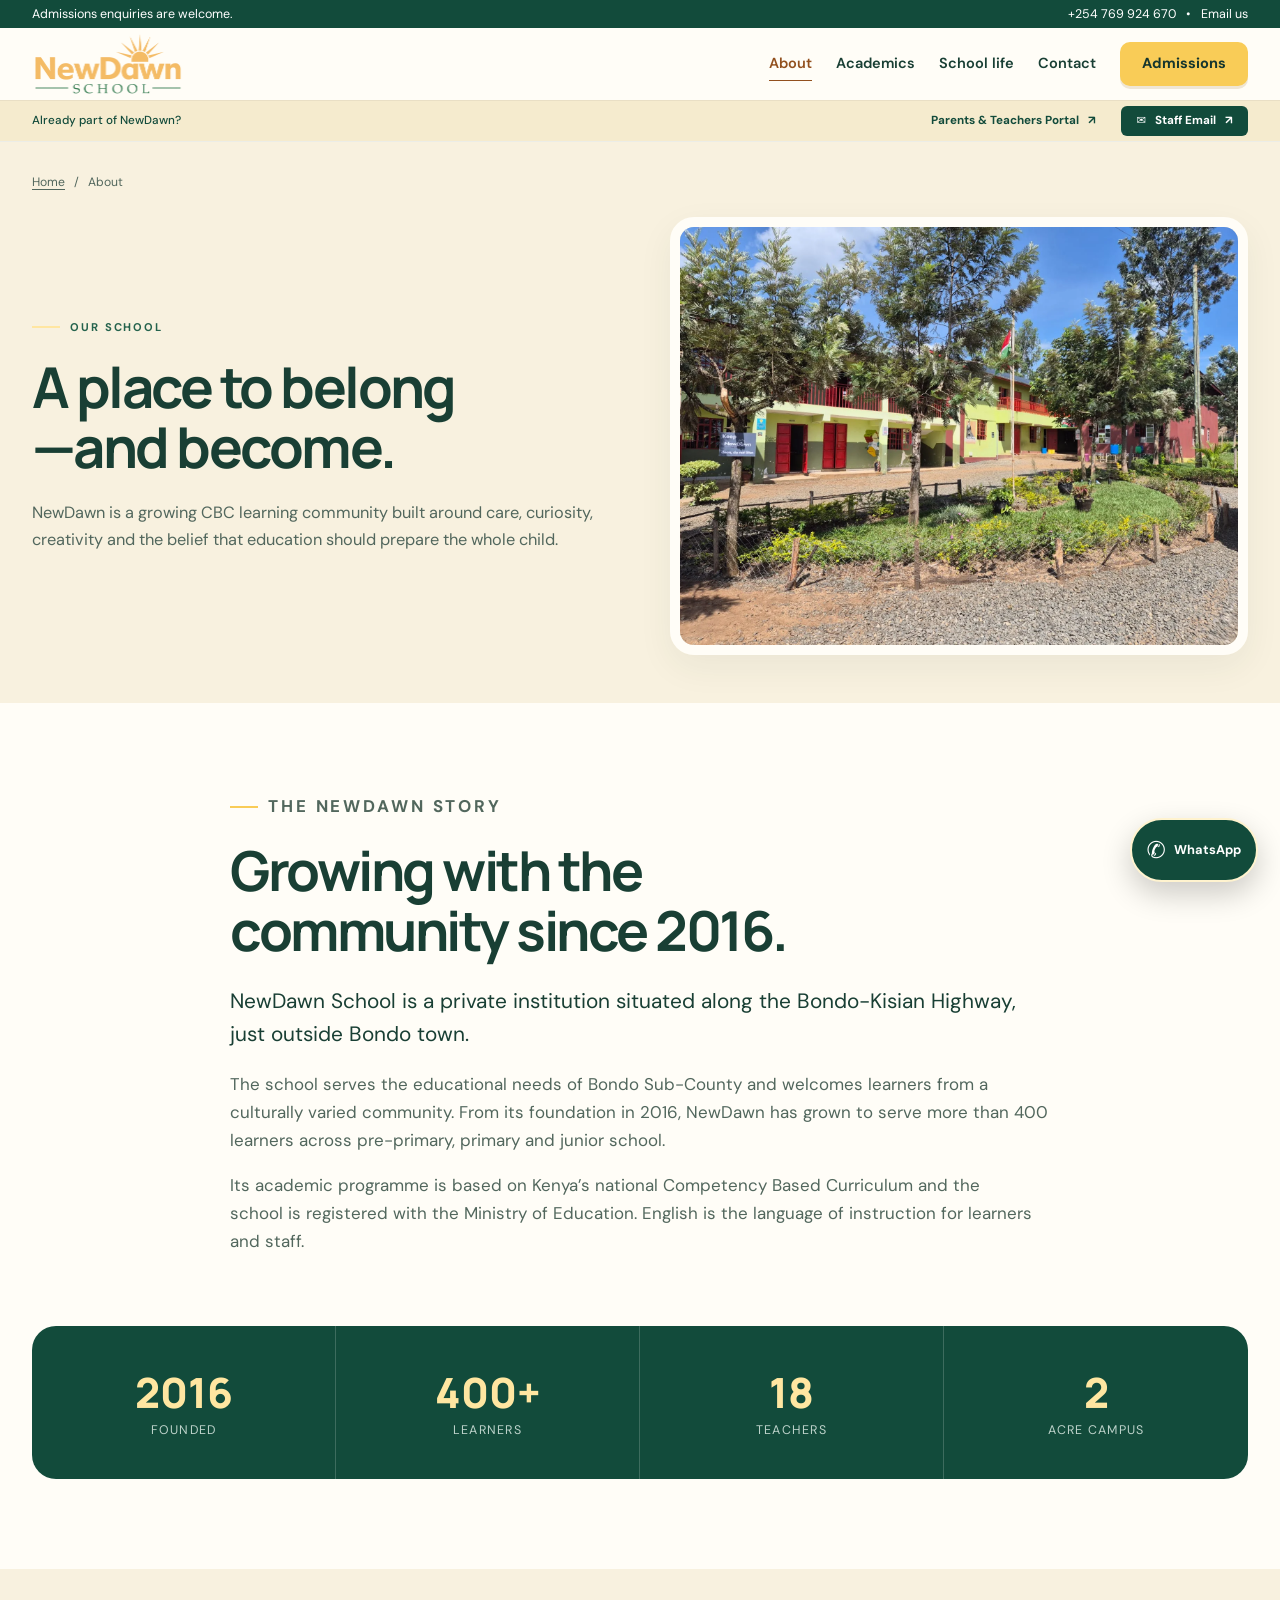
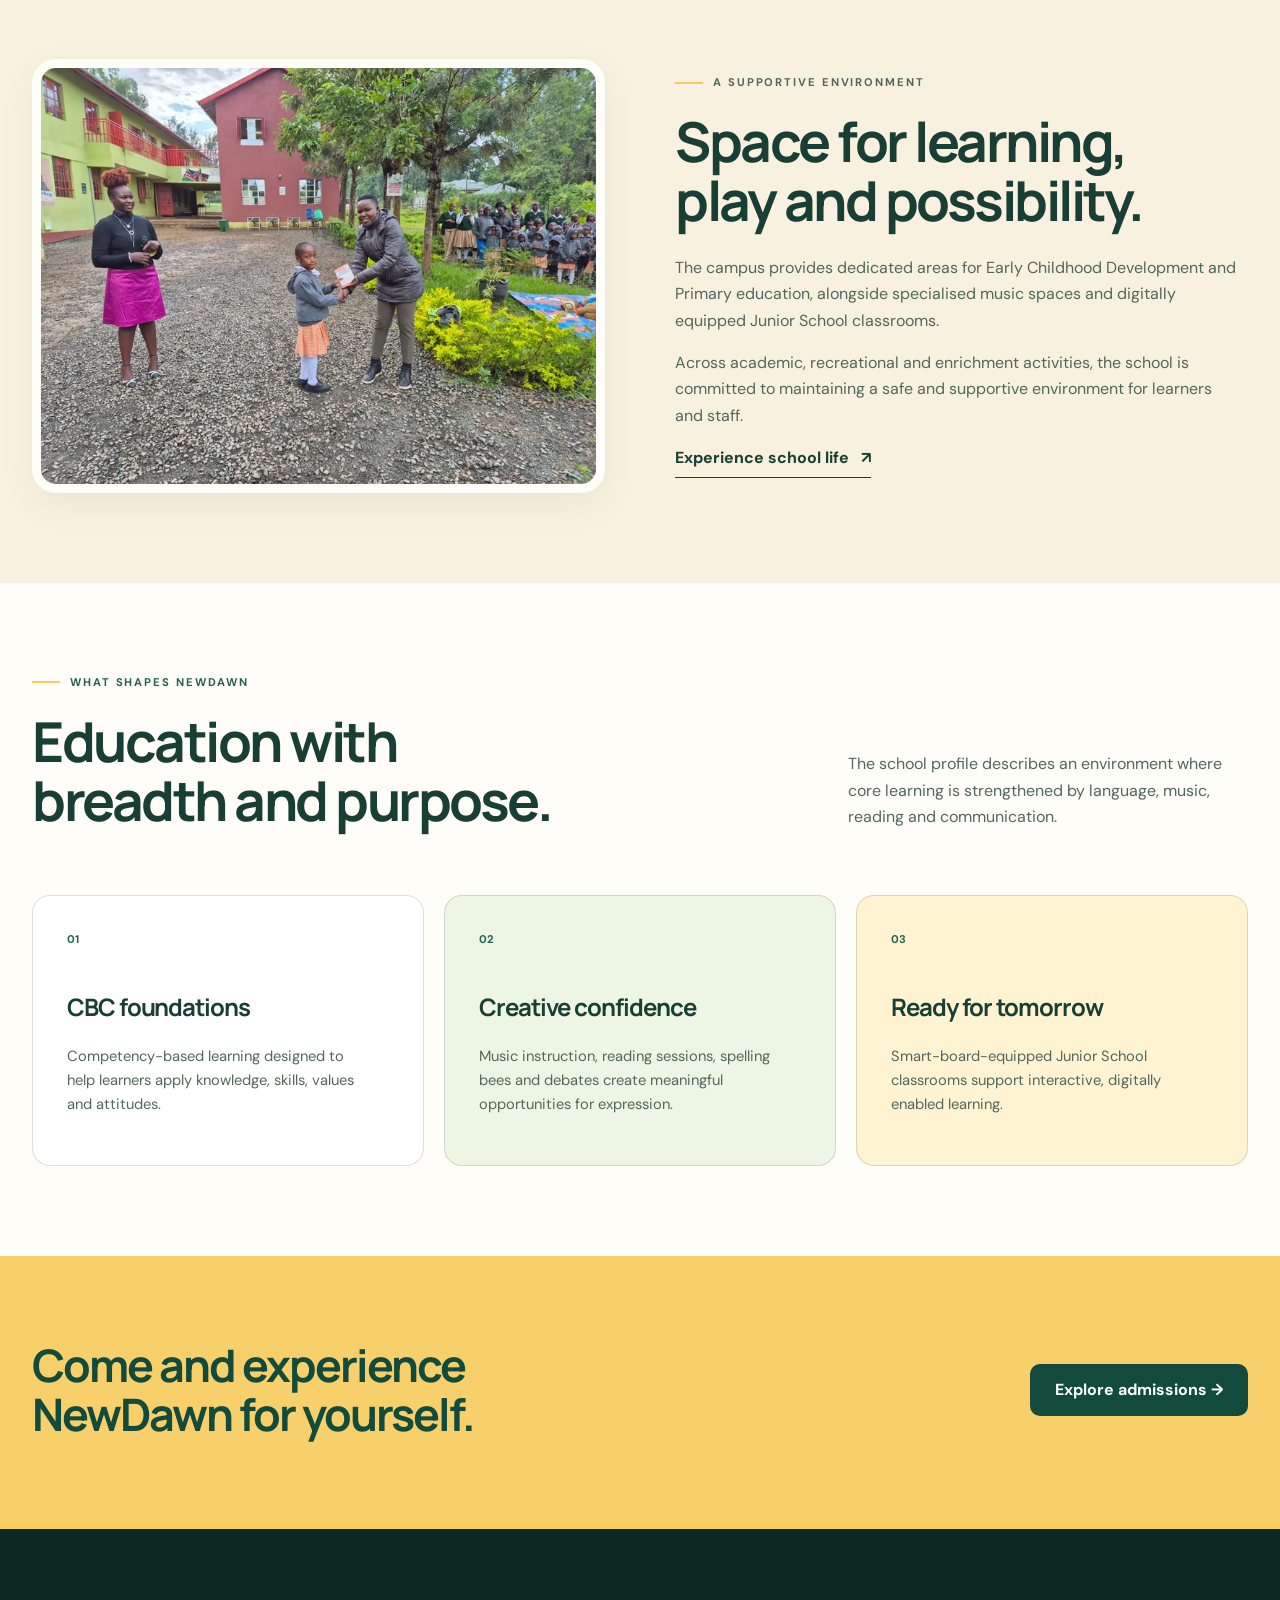
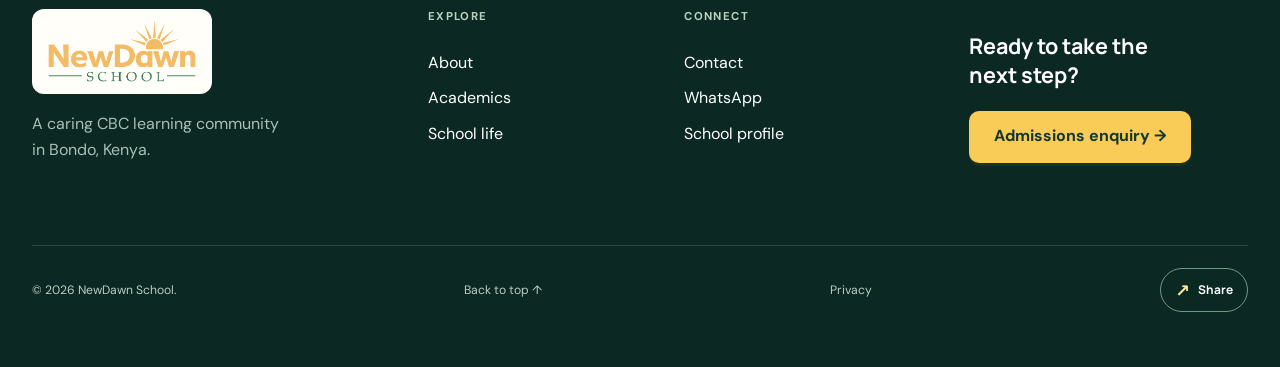
<file: about.html>
<!doctype html><html lang="en-KE"><head>
<meta charset="utf-8"><meta name="viewport" content="width=device-width,initial-scale=1"><meta name="theme-color" content="#123c31">
<title>About NewDawn School | Our Story and Campus</title><meta name="description" content="Discover NewDawn School's story, learning community, two-acre Bondo campus and commitment to safe, supportive CBC education.">
<link rel="canonical" href="https://newdawnschool.sc.ke/about.html"><link rel="icon" href="assets/images/logo-transparent.png" type="image/png"><link rel="stylesheet" href="styles.css?v=20260915-1"><link rel="stylesheet" href="refresh.css?v=20260915-1"><script src="site-config.js?v=20260915-1"></script><script src="script.js?v=20260915-1" defer></script>
<noscript><style>@media(max-width:1000px){.site-header{position:static}.nav{height:auto;flex-wrap:wrap;padding-block:12px}.menu-toggle{display:none}.nav-menu{position:static;visibility:visible;transform:none;flex-direction:row;flex-wrap:wrap;padding:10px 0;width:100%;box-shadow:none}.hero{padding-top:0}.hero-content{padding-top:30px}.inner-page .breadcrumb{position:relative;top:auto;left:auto;margin:20px}.inner-page .inner-hero{padding-top:40px}}</style></noscript><link rel="stylesheet" href="polish.css?v=20260915-1"></head><body class="inner-page"><a class="skip-link" href="#main">Skip to main content</a>
<header class="site-header" data-header><div class="notice-bar"><div class="shell notice-inner"><p>Admissions enquiries are welcome.</p><div class="notice-links"><a href="tel:+254769924670">+254 769 924 670</a><span>•</span><a href="mailto:info@newdawnschool.sc.ke">Email us</a></div></div></div><nav class="nav shell" aria-label="Main navigation"><a class="brand" href="index.html" aria-label="NewDawn School home"><img width="1218" height="528" src="assets/images/logo-transparent.png" alt="NewDawn School"></a><button class="menu-toggle" type="button" aria-expanded="false" aria-controls="nav-menu" data-menu-toggle><span class="sr-only">Open menu</span><span></span><span></span><span></span></button><div class="nav-menu" id="nav-menu" data-menu><a href="about.html" aria-current="page">About</a><a href="academics.html">Academics</a><a href="school-life.html">School life</a><a href="contact.html">Contact</a><a class="button button-small button-primary" href="admissions.html">Admissions</a></div></nav><div class="school-access"><div class="shell school-access-inner"><span class="access-label">Already part of NewDawn?</span><a data-portal-link href="https://app.kurasa.co/auth/log-in" target="_blank" rel="noopener noreferrer">Parents &amp; Teachers Portal <span aria-hidden="true">↗</span></a><a class="staff-email" data-webmail-link href="https://workplace.truehost.cloud/appsuite/" target="_blank" rel="noopener noreferrer" aria-label="Staff Email — opens Truehost webmail in a new tab"><span aria-hidden="true">✉</span> Staff Email <span aria-hidden="true">↗</span></a></div></div></header>
<main id="main"><section class="inner-hero"><div class="inner-hero-media"><img width="1600" height="1200" src="assets/images/DD.webp" alt="NewDawn School campus near Bondo" fetchpriority="high" decoding="async" srcset="assets/images/responsive/DD-480.webp 480w, assets/images/responsive/DD-768.webp 768w, assets/images/responsive/DD-1024.webp 1024w, assets/images/DD.webp 1600w" sizes="100vw"></div><div class="inner-hero-overlay"></div><div class="breadcrumb"><a href="index.html">Home</a><span>/</span><span>About</span></div><div class="shell inner-hero-content"><p class="eyebrow light">Our school</p><h1>A place to belong—and become.</h1><p>NewDawn is a growing CBC learning community built around care, curiosity, creativity and the belief that education should prepare the whole child.</p></div></section>
<section class="section prose-section"><div class="content-narrow reveal"><p class="eyebrow">The NewDawn story</p><h2>Growing with the community since 2016.</h2><p class="lead">NewDawn School is a private institution situated along the Bondo-Kisian Highway, just outside Bondo town.</p><p>The school serves the educational needs of Bondo Sub-County and welcomes learners from a culturally varied community. From its foundation in 2016, NewDawn has grown to serve more than 400 learners across pre-primary, primary and junior school.</p><p>Its academic programme is based on Kenya’s national Competency Based Curriculum and the school is registered with the Ministry of Education. English is the language of instruction for learners and staff.</p></div><div class="shell" style="margin-top:70px"><div class="fact-band reveal"><div><strong>2016</strong><span>Founded</span></div><div><strong>400+</strong><span>Learners</span></div><div><strong>18</strong><span>Teachers</span></div><div><strong>2</strong><span>Acre campus</span></div></div></div></section>
<section class="section section-cream"><div class="shell editorial-grid"><div class="editorial-media reveal"><img width="1600" height="1200" src="assets/images/K.webp" alt="A teacher and learners in the NewDawn school grounds" loading="lazy" decoding="async" srcset="assets/images/responsive/K-480.webp 480w, assets/images/responsive/K-768.webp 768w, assets/images/responsive/K-1024.webp 1024w, assets/images/K.webp 1600w" sizes="(max-width: 680px) 100vw, (max-width: 1000px) 80vw, 50vw"></div><div class="editorial-copy reveal"><p class="eyebrow">A supportive environment</p><h2>Space for learning, play and possibility.</h2><p>The campus provides dedicated areas for Early Childhood Development and Primary education, alongside specialised music spaces and digitally equipped Junior School classrooms.</p><p>Across academic, recreational and enrichment activities, the school is committed to maintaining a safe and supportive environment for learners and staff.</p><a class="text-link" href="school-life.html">Experience school life <span>↗</span></a></div></div></section>
<section class="section"><div class="shell"><div class="split-heading reveal"><div><p class="eyebrow">What shapes NewDawn</p><h2>Education with breadth and purpose.</h2></div><p>The school profile describes an environment where core learning is strengthened by language, music, reading and communication.</p></div><div class="detail-cards"><article class="detail-card reveal"><span class="card-index">01</span><h3>CBC foundations</h3><p>Competency-based learning designed to help learners apply knowledge, skills, values and attitudes.</p></article><article class="detail-card reveal"><span class="card-index">02</span><h3>Creative confidence</h3><p>Music instruction, reading sessions, spelling bees and debates create meaningful opportunities for expression.</p></article><article class="detail-card reveal"><span class="card-index">03</span><h3>Ready for tomorrow</h3><p>Smart-board-equipped Junior School classrooms support interactive, digitally enabled learning.</p></article></div></div></section>
<section class="page-cta"><div class="shell page-cta-inner"><h2>Come and experience NewDawn for yourself.</h2><a class="button" href="admissions.html">Explore admissions →</a></div></section></main>
<footer class="footer"><div class="shell footer-top"><div class="footer-brand"><img width="1218" height="528" src="assets/images/logo-transparent.png" alt="NewDawn School"><p>A caring CBC learning community in Bondo, Kenya.</p></div><div><h2>Explore</h2><a href="about.html">About</a><a href="academics.html">Academics</a><a href="school-life.html">School life</a></div><div><h2>Connect</h2><a href="contact.html">Contact</a><a href="https://wa.me/254769924670">WhatsApp</a><a href="assets/docs/NewDawn-School-Profile-2026-OFFICIAL.pdf">School profile</a></div><div class="footer-cta"><p>Ready to take the next step?</p><a class="button button-primary" href="admissions.html">Admissions enquiry →</a></div></div><div class="shell footer-bottom"><p>© <span data-year>2026</span> NewDawn School.</p><a href="#main">Back to top ↑</a><a href="privacy.html">Privacy</a></div></footer><a class="whatsapp-float" href="https://wa.me/254769924670" target="_blank" rel="noopener" aria-label="Chat on WhatsApp"><span>◔</span><b>WhatsApp</b></a></body></html>
</file>
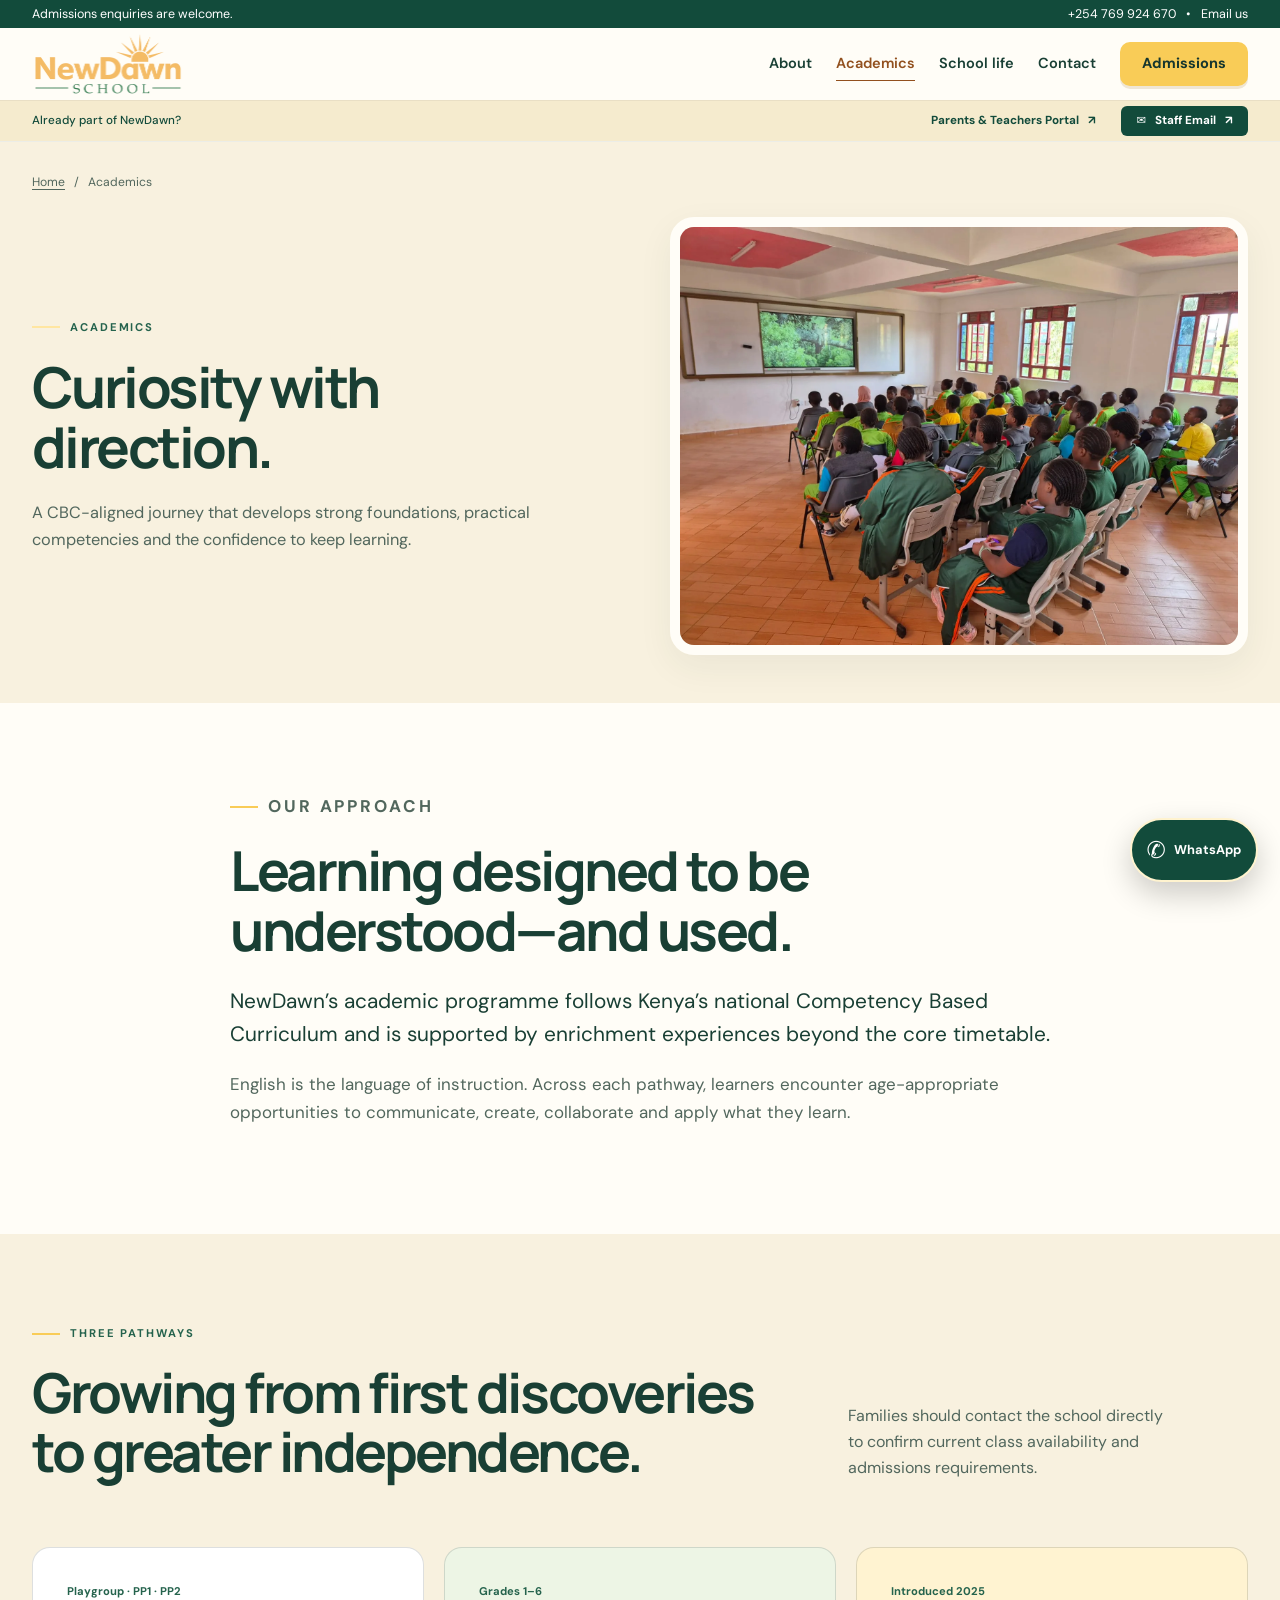
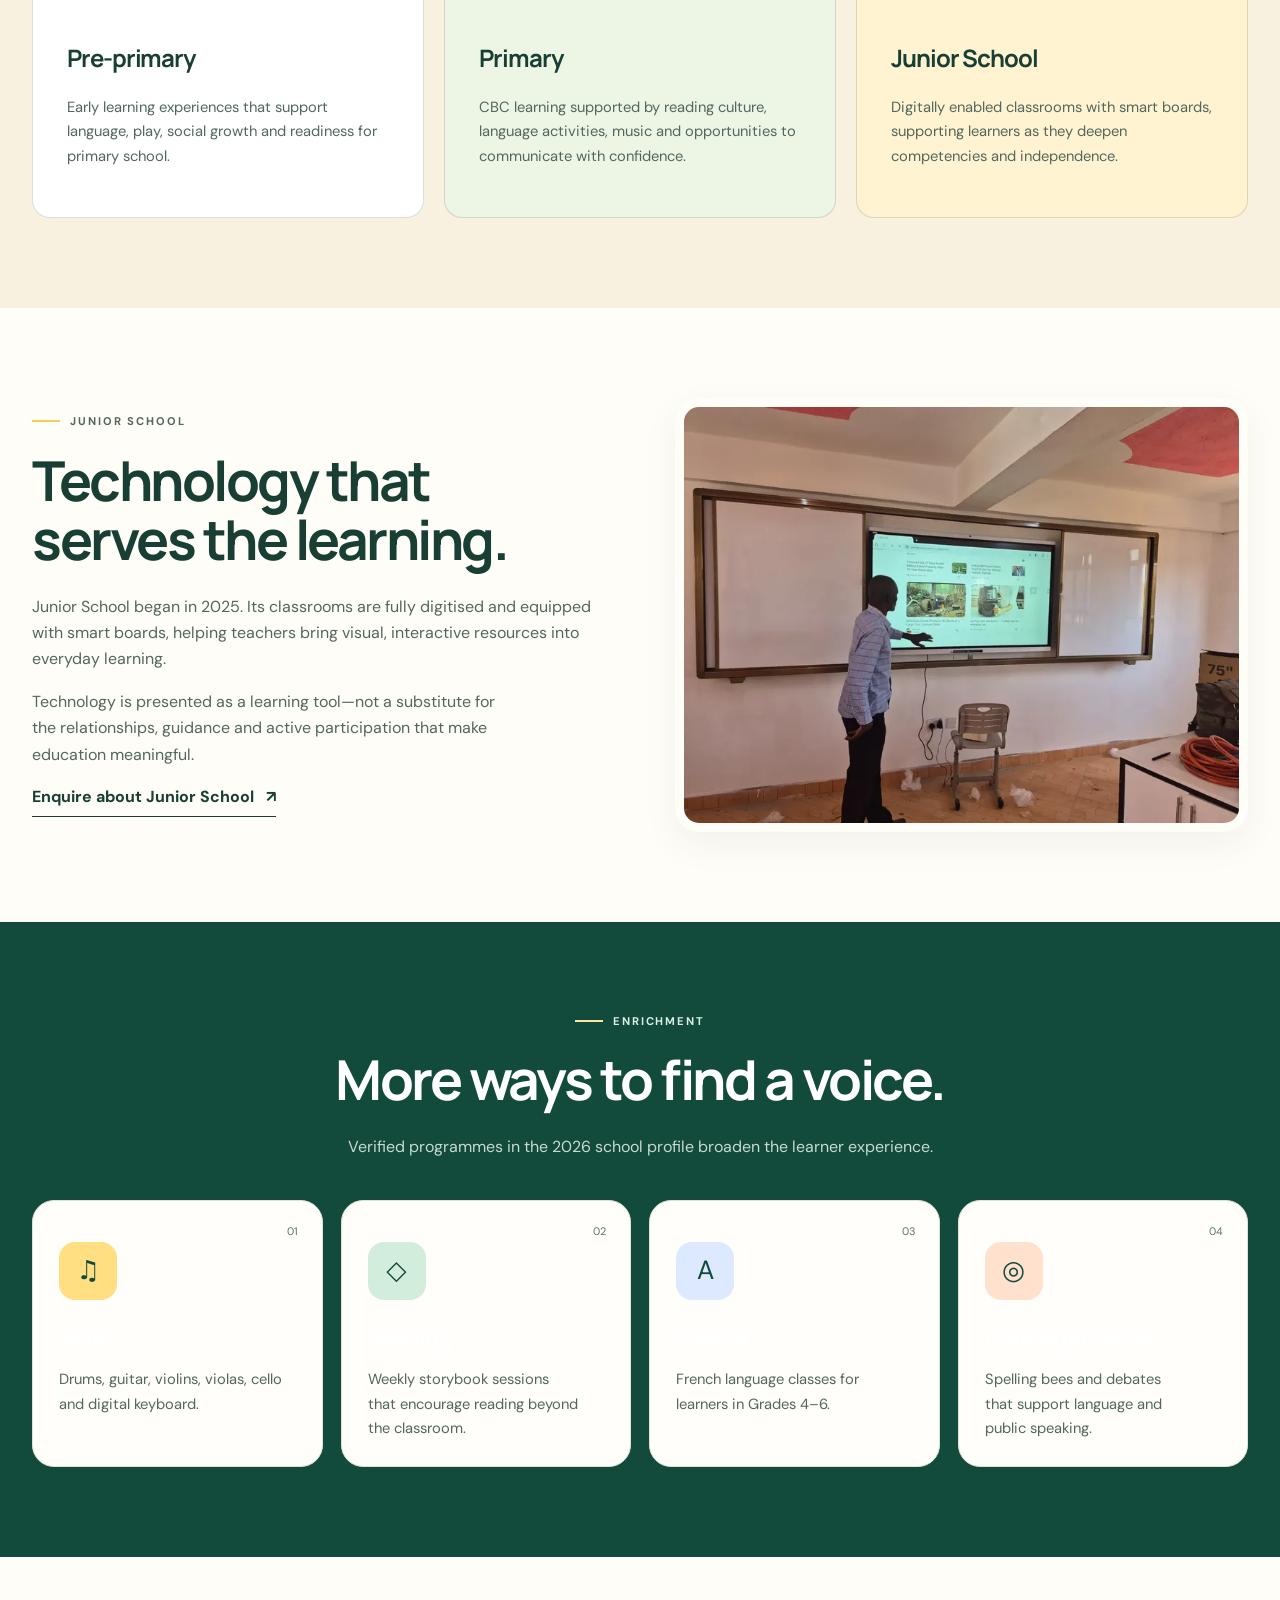
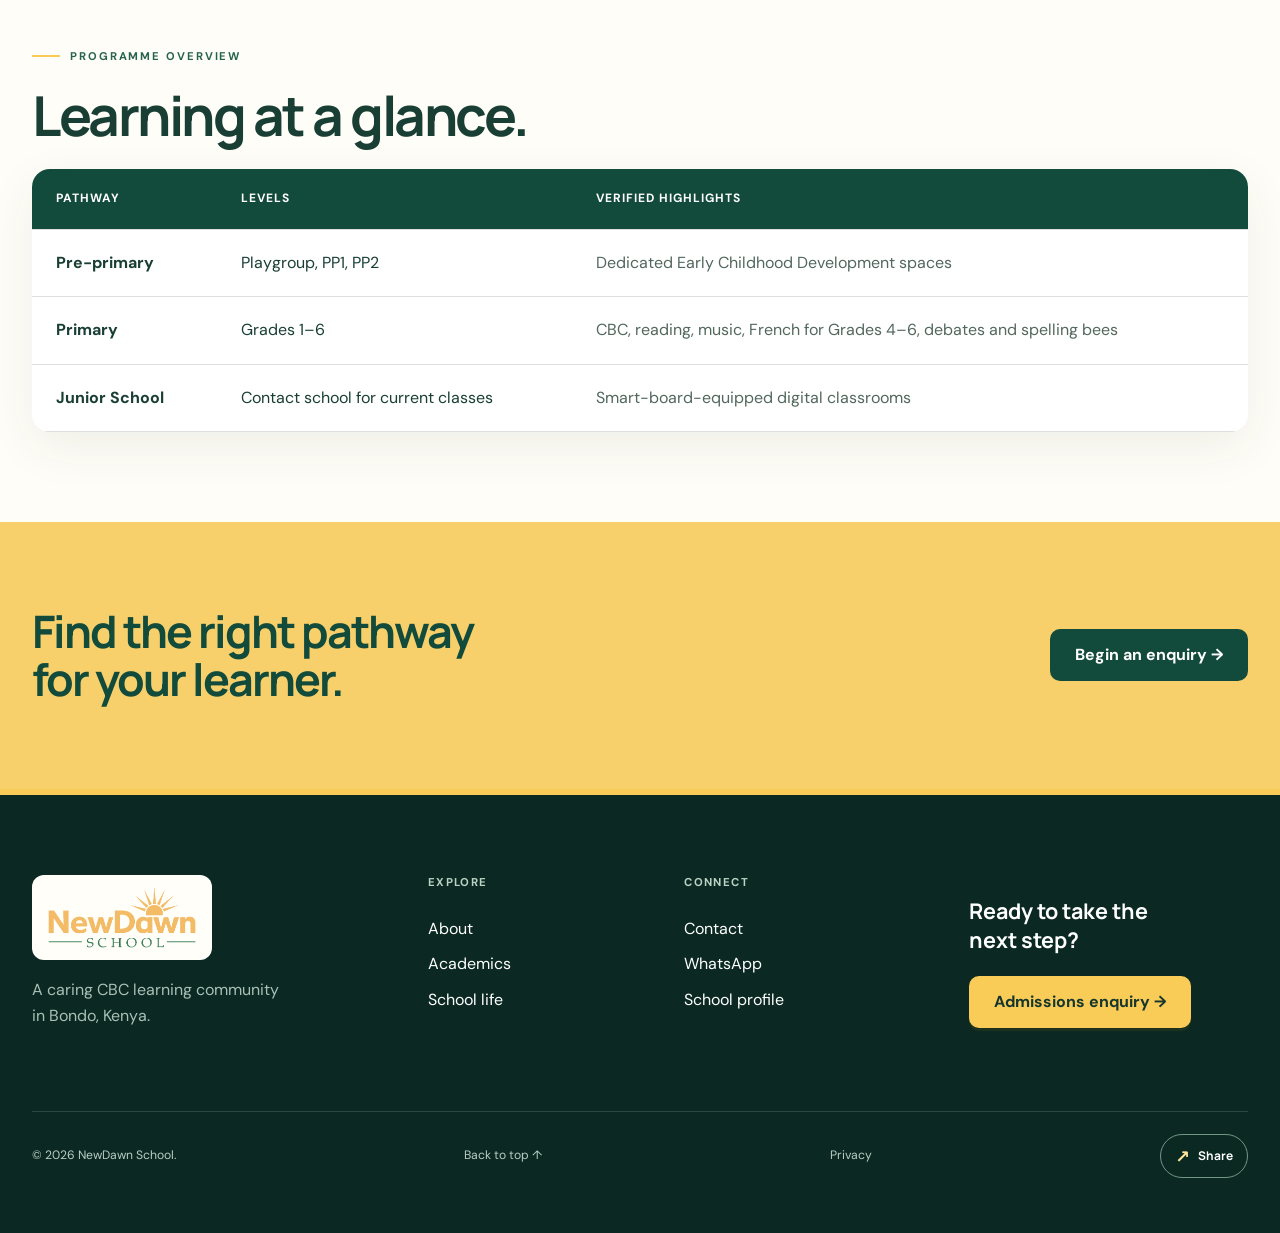
<file: academics.html>
<!doctype html><html lang="en-KE"><head>
<meta charset="utf-8"><meta name="viewport" content="width=device-width,initial-scale=1"><meta name="theme-color" content="#123c31"><title>Academics | NewDawn School Bondo</title><meta name="description" content="Explore NewDawn School's CBC-aligned pre-primary, primary and digitally equipped junior school learning pathways."><link rel="canonical" href="https://newdawnschool.sc.ke/academics.html"><link rel="icon" href="assets/images/logo-transparent.png" type="image/png"><link rel="stylesheet" href="styles.css?v=20260915-1"><link rel="stylesheet" href="refresh.css?v=20260915-1"><script src="site-config.js?v=20260915-1"></script><script src="script.js?v=20260915-1" defer></script>
<noscript><style>@media(max-width:1000px){.site-header{position:static}.nav{height:auto;flex-wrap:wrap;padding-block:12px}.menu-toggle{display:none}.nav-menu{position:static;visibility:visible;transform:none;flex-direction:row;flex-wrap:wrap;padding:10px 0;width:100%;box-shadow:none}.hero{padding-top:0}.hero-content{padding-top:30px}.inner-page .breadcrumb{position:relative;top:auto;left:auto;margin:20px}.inner-page .inner-hero{padding-top:40px}}</style></noscript><link rel="stylesheet" href="polish.css?v=20260915-1"></head><body class="inner-page"><a class="skip-link" href="#main">Skip to main content</a>
<header class="site-header" data-header><div class="notice-bar"><div class="shell notice-inner"><p>Admissions enquiries are welcome.</p><div class="notice-links"><a href="tel:+254769924670">+254 769 924 670</a><span>•</span><a href="mailto:info@newdawnschool.sc.ke">Email us</a></div></div></div><nav class="nav shell" aria-label="Main navigation"><a class="brand" href="index.html"><img width="1218" height="528" src="assets/images/logo-transparent.png" alt="NewDawn School"></a><button class="menu-toggle" type="button" aria-expanded="false" aria-controls="nav-menu" data-menu-toggle><span class="sr-only">Open menu</span><span></span><span></span><span></span></button><div class="nav-menu" id="nav-menu" data-menu><a href="about.html">About</a><a href="academics.html" aria-current="page">Academics</a><a href="school-life.html">School life</a><a href="contact.html">Contact</a><a class="button button-small button-primary" href="admissions.html">Admissions</a></div></nav><div class="school-access"><div class="shell school-access-inner"><span class="access-label">Already part of NewDawn?</span><a data-portal-link href="https://app.kurasa.co/auth/log-in" target="_blank" rel="noopener noreferrer">Parents &amp; Teachers Portal <span aria-hidden="true">↗</span></a><a class="staff-email" data-webmail-link href="https://workplace.truehost.cloud/appsuite/" target="_blank" rel="noopener noreferrer" aria-label="Staff Email — opens Truehost webmail in a new tab"><span aria-hidden="true">✉</span> Staff Email <span aria-hidden="true">↗</span></a></div></div></header>
<main id="main"><section class="inner-hero"><div class="inner-hero-media"><img width="1600" height="1200" src="assets/images/N.webp" alt="Learners in a digitally equipped NewDawn classroom" fetchpriority="high" decoding="async" srcset="assets/images/responsive/N-480.webp 480w, assets/images/responsive/N-768.webp 768w, assets/images/responsive/N-1024.webp 1024w, assets/images/N.webp 1600w" sizes="100vw"></div><div class="inner-hero-overlay"></div><div class="breadcrumb"><a href="index.html">Home</a><span>/</span><span>Academics</span></div><div class="shell inner-hero-content"><p class="eyebrow light">Academics</p><h1>Curiosity with direction.</h1><p>A CBC-aligned journey that develops strong foundations, practical competencies and the confidence to keep learning.</p></div></section>
<section class="section prose-section"><div class="content-narrow reveal"><p class="eyebrow">Our approach</p><h2>Learning designed to be understood—and used.</h2><p class="lead">NewDawn’s academic programme follows Kenya’s national Competency Based Curriculum and is supported by enrichment experiences beyond the core timetable.</p><p>English is the language of instruction. Across each pathway, learners encounter age-appropriate opportunities to communicate, create, collaborate and apply what they learn.</p></div></section>
<section class="section section-cream"><div class="shell"><div class="split-heading reveal"><div><p class="eyebrow">Three pathways</p><h2>Growing from first discoveries to greater independence.</h2></div><p>Families should contact the school directly to confirm current class availability and admissions requirements.</p></div><div class="detail-cards"><article class="detail-card reveal"><span class="card-index">Playgroup · PP1 · PP2</span><h3>Pre-primary</h3><p>Early learning experiences that support language, play, social growth and readiness for primary school.</p></article><article class="detail-card reveal"><span class="card-index">Grades 1–6</span><h3>Primary</h3><p>CBC learning supported by reading culture, language activities, music and opportunities to communicate with confidence.</p></article><article class="detail-card reveal"><span class="card-index">Introduced 2025</span><h3>Junior School</h3><p>Digitally enabled classrooms with smart boards, supporting learners as they deepen competencies and independence.</p></article></div></div></section>
<section class="section"><div class="shell editorial-grid reverse"><div class="editorial-media reveal"><img width="1600" height="1200" src="assets/images/O.webp" alt="Teacher using a smart board in Junior School" loading="lazy" decoding="async" srcset="assets/images/responsive/O-480.webp 480w, assets/images/responsive/O-768.webp 768w, assets/images/responsive/O-1024.webp 1024w, assets/images/O.webp 1600w" sizes="(max-width: 680px) 100vw, (max-width: 1000px) 80vw, 50vw"></div><div class="editorial-copy reveal"><p class="eyebrow">Junior School</p><h2>Technology that serves the learning.</h2><p>Junior School began in 2025. Its classrooms are fully digitised and equipped with smart boards, helping teachers bring visual, interactive resources into everyday learning.</p><p>Technology is presented as a learning tool—not a substitute for the relationships, guidance and active participation that make education meaningful.</p><a class="text-link" href="admissions.html">Enquire about Junior School <span>↗</span></a></div></div></section>
<section class="section section-green"><div class="shell"><div class="section-heading centered light reveal"><p class="eyebrow light">Enrichment</p><h2>More ways to find a voice.</h2><p>Verified programmes in the 2026 school profile broaden the learner experience.</p></div><div class="value-grid"><article class="value-card reveal"><span class="value-number">01</span><div class="icon">♫</div><h3>Music</h3><p>Drums, guitar, violins, violas, cello and digital keyboard.</p></article><article class="value-card reveal"><span class="value-number">02</span><div class="icon">◇</div><h3>Reading</h3><p>Weekly storybook sessions that encourage reading beyond the classroom.</p></article><article class="value-card reveal"><span class="value-number">03</span><div class="icon">A</div><h3>French</h3><p>French language classes for learners in Grades 4–6.</p></article><article class="value-card reveal"><span class="value-number">04</span><div class="icon">◎</div><h3>Communication</h3><p>Spelling bees and debates that support language and public speaking.</p></article></div></div></section>
<section class="section"><div class="shell"><p class="eyebrow">Programme overview</p><h2>Learning at a glance.</h2><table class="programme-table"><thead><tr><th>Pathway</th><th>Levels</th><th>Verified highlights</th></tr></thead><tbody><tr><td data-label="Pathway">Pre-primary</td><td data-label="Levels">Playgroup, PP1, PP2</td><td data-label="Highlights">Dedicated Early Childhood Development spaces</td></tr><tr><td data-label="Pathway">Primary</td><td data-label="Levels">Grades 1–6</td><td data-label="Highlights">CBC, reading, music, French for Grades 4–6, debates and spelling bees</td></tr><tr><td data-label="Pathway">Junior School</td><td data-label="Levels">Contact school for current classes</td><td data-label="Highlights">Smart-board-equipped digital classrooms</td></tr></tbody></table></div></section>
<section class="page-cta"><div class="shell page-cta-inner"><h2>Find the right pathway for your learner.</h2><a class="button" href="admissions.html">Begin an enquiry →</a></div></section></main>
<footer class="footer"><div class="shell footer-top"><div class="footer-brand"><img width="1218" height="528" src="assets/images/logo-transparent.png" alt="NewDawn School"><p>A caring CBC learning community in Bondo, Kenya.</p></div><div><h2>Explore</h2><a href="about.html">About</a><a href="academics.html">Academics</a><a href="school-life.html">School life</a></div><div><h2>Connect</h2><a href="contact.html">Contact</a><a href="https://wa.me/254769924670">WhatsApp</a><a href="assets/docs/NewDawn-School-Profile-2026-OFFICIAL.pdf">School profile</a></div><div class="footer-cta"><p>Ready to take the next step?</p><a class="button button-primary" href="admissions.html">Admissions enquiry →</a></div></div><div class="shell footer-bottom"><p>© <span data-year>2026</span> NewDawn School.</p><a href="#main">Back to top ↑</a><a href="privacy.html">Privacy</a></div></footer><a class="whatsapp-float" href="https://wa.me/254769924670" target="_blank" rel="noopener" aria-label="Chat on WhatsApp"><span>◔</span><b>WhatsApp</b></a></body></html>
</file>
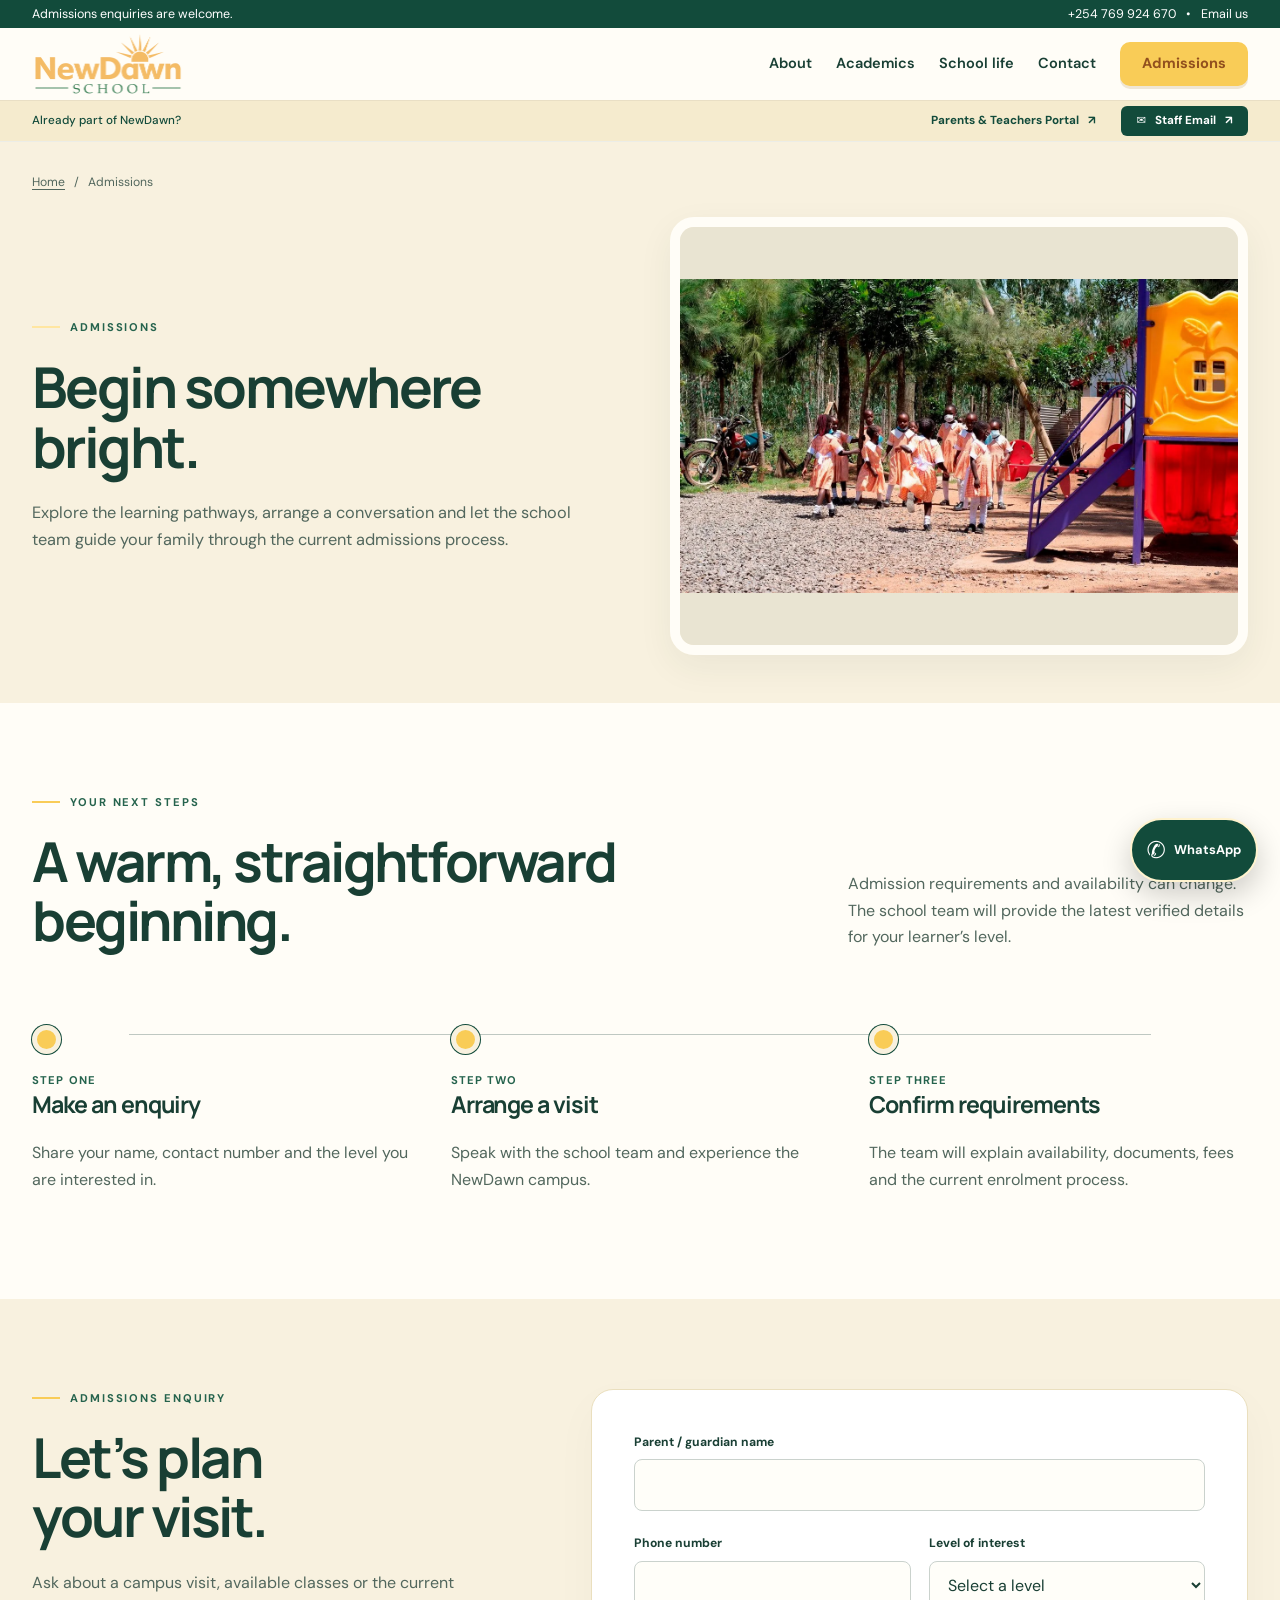
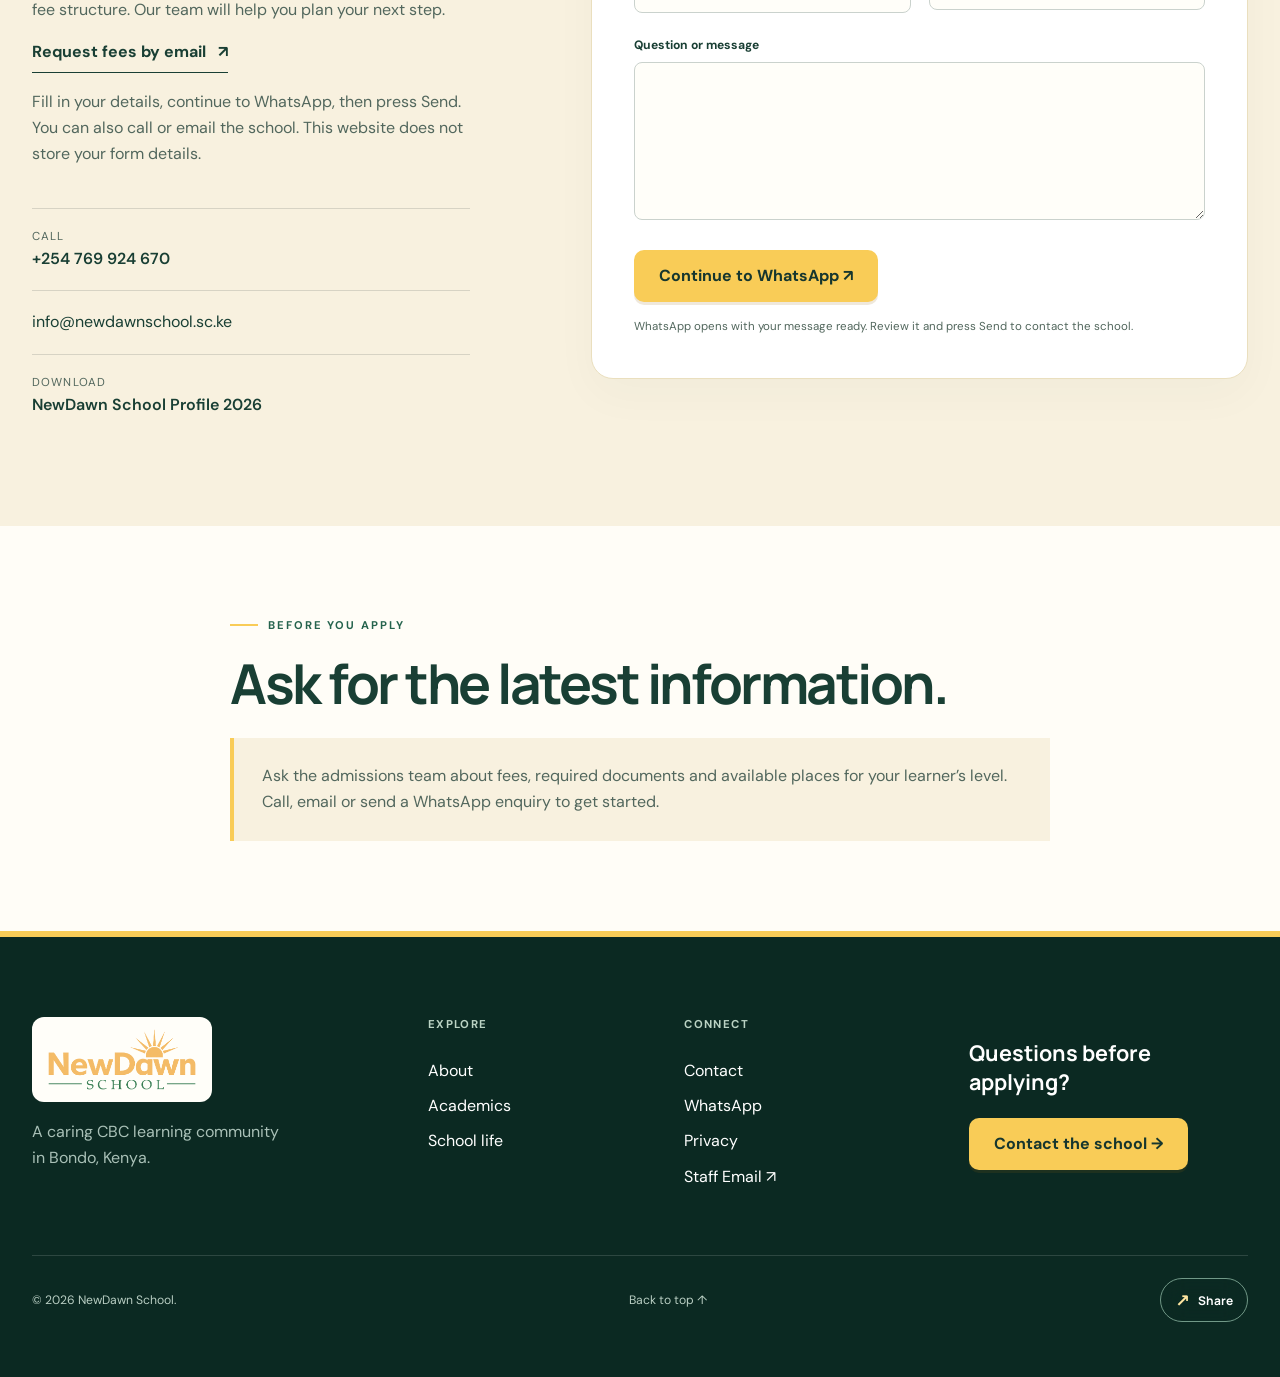
<file: admissions.html>
<!doctype html><html lang="en-KE"><head><meta charset="utf-8"><meta name="viewport" content="width=device-width,initial-scale=1"><meta name="theme-color" content="#123c31"><title>Admissions | Join NewDawn School</title><meta name="description" content="Begin an admissions enquiry for pre-primary, primary or junior school at NewDawn School near Bondo."><link rel="canonical" href="https://newdawnschool.sc.ke/admissions.html"><link rel="icon" href="assets/images/logo-transparent.png" type="image/png"><link rel="stylesheet" href="styles.css?v=20260915-1"><link rel="stylesheet" href="refresh.css?v=20260915-1"><script src="site-config.js?v=20260915-1"></script><script src="script.js?v=20260915-1" defer></script><noscript><style>@media(max-width:1000px){.site-header{position:static}.nav{height:auto;flex-wrap:wrap;padding-block:12px}.menu-toggle{display:none}.nav-menu{position:static;visibility:visible;transform:none;flex-direction:row;flex-wrap:wrap;padding:10px 0;width:100%;box-shadow:none}.hero{padding-top:0}.hero-content{padding-top:30px}.inner-page .breadcrumb{position:relative;top:auto;left:auto;margin:20px}.inner-page .inner-hero{padding-top:40px}}</style></noscript><link rel="stylesheet" href="polish.css?v=20260915-1"></head><body class="inner-page"><a class="skip-link" href="#main">Skip to main content</a>
<header class="site-header" data-header><div class="notice-bar"><div class="shell notice-inner"><p>Admissions enquiries are welcome.</p><div class="notice-links"><a href="tel:+254769924670">+254 769 924 670</a><span>•</span><a href="mailto:info@newdawnschool.sc.ke">Email us</a></div></div></div><nav class="nav shell" aria-label="Main navigation"><a class="brand" href="index.html"><img width="1218" height="528" src="assets/images/logo-transparent.png" alt="NewDawn School"></a><button class="menu-toggle" type="button" aria-expanded="false" aria-controls="nav-menu" data-menu-toggle><span class="sr-only">Open menu</span><span></span><span></span><span></span></button><div class="nav-menu" id="nav-menu" data-menu><a href="about.html">About</a><a href="academics.html">Academics</a><a href="school-life.html">School life</a><a href="contact.html">Contact</a><a class="button button-small button-primary" href="admissions.html" aria-current="page">Admissions</a></div></nav><div class="school-access"><div class="shell school-access-inner"><span class="access-label">Already part of NewDawn?</span><a data-portal-link href="https://app.kurasa.co/auth/log-in" target="_blank" rel="noopener noreferrer">Parents &amp; Teachers Portal <span aria-hidden="true">↗</span></a><a class="staff-email" data-webmail-link href="https://workplace.truehost.cloud/appsuite/" target="_blank" rel="noopener noreferrer" aria-label="Staff Email — opens Truehost webmail in a new tab"><span aria-hidden="true">✉</span> Staff Email <span aria-hidden="true">↗</span></a></div></div></header>
<main id="main"><section class="inner-hero"><div class="inner-hero-media"><img width="1280" height="720" src="assets/images/3.webp" alt="NewDawn learners walking through the school grounds" fetchpriority="high" decoding="async" srcset="assets/images/responsive/3-480.webp 480w, assets/images/responsive/3-768.webp 768w, assets/images/responsive/3-1024.webp 1024w, assets/images/3.webp 1280w" sizes="100vw"></div><div class="inner-hero-overlay"></div><div class="breadcrumb"><a href="index.html">Home</a><span>/</span><span>Admissions</span></div><div class="shell inner-hero-content"><p class="eyebrow light">Admissions</p><h1>Begin somewhere bright.</h1><p>Explore the learning pathways, arrange a conversation and let the school team guide your family through the current admissions process.</p></div></section>
<section class="section"><div class="shell"><div class="split-heading reveal"><div><p class="eyebrow">Your next steps</p><h2>A warm, straightforward beginning.</h2></div><p>Admission requirements and availability can change. The school team will provide the latest verified details for your learner’s level.</p></div><div class="timeline"><article class="reveal"><span>Step one</span><h3>Make an enquiry</h3><p>Share your name, contact number and the level you are interested in.</p></article><article class="reveal"><span>Step two</span><h3>Arrange a visit</h3><p>Speak with the school team and experience the NewDawn campus.</p></article><article class="reveal"><span>Step three</span><h3>Confirm requirements</h3><p>The team will explain availability, documents, fees and the current enrolment process.</p></article></div></div></section>
<section class="contact section section-cream" id="enquire"><div class="shell contact-grid"><div class="contact-copy reveal"><p class="eyebrow">Admissions enquiry</p><h2>Let’s plan your visit.</h2><p>Ask about a campus visit, available classes or the current fee structure. Our team will help you plan your next step.</p><a class="text-link" href="mailto:info@newdawnschool.sc.ke?subject=School%20fees%20and%20admissions%20enquiry">Request fees by email <span aria-hidden="true">↗</span></a><p>Fill in your details, continue to WhatsApp, then press Send. You can also call or email the school. This website does not store your form details.</p><address><a href="tel:+254769924670"><span>Call</span><strong>+254 769 924 670</strong></a><a href="mailto:info@newdawnschool.sc.ke"><span>Email</span><strong>info@newdawnschool.sc.ke</strong></a><a href="assets/docs/NewDawn-School-Profile-2026-OFFICIAL.pdf" target="_blank" rel="noopener noreferrer"><span>Download</span><strong>NewDawn School Profile 2026</strong></a></address></div><form class="enquiry-form reveal" data-enquiry-form><div class="field"><label for="name">Parent / guardian name</label><input id="name" name="name" autocomplete="name" required></div><div class="field-row"><div class="field"><label for="phone">Phone number</label><input id="phone" name="phone" type="tel" autocomplete="tel" required></div><div class="field"><label for="level">Level of interest</label><select id="level" name="level" required><option value="">Select a level</option><option>Pre-primary</option><option>Primary school</option><option>Junior school</option><option>General enquiry</option></select></div></div><div class="field"><label for="message">Question or message</label><textarea id="message" name="message" rows="5"></textarea></div><button class="button button-primary" type="submit">Continue to WhatsApp ↗</button><p class="form-note">WhatsApp opens with your message ready. Review it and press Send to contact the school.</p></form></div></section>
<section class="section"><div class="content-narrow"><p class="eyebrow">Before you apply</p><h2>Ask for the latest information.</h2><div class="policy-note">Ask the admissions team about fees, required documents and available places for your learner’s level. Call, email or send a WhatsApp enquiry to get started.</div></div></section></main>
<footer class="footer"><div class="shell footer-top"><div class="footer-brand"><img width="1218" height="528" src="assets/images/logo-transparent.png" alt="NewDawn School"><p>A caring CBC learning community in Bondo, Kenya.</p></div><div><h2>Explore</h2><a href="about.html">About</a><a href="academics.html">Academics</a><a href="school-life.html">School life</a></div><div><h2>Connect</h2><a href="contact.html">Contact</a><a href="https://wa.me/254769924670">WhatsApp</a><a href="privacy.html">Privacy</a><a data-webmail-link href="https://workplace.truehost.cloud/appsuite/" target="_blank" rel="noopener noreferrer">Staff Email ↗</a></div><div class="footer-cta"><p>Questions before applying?</p><a class="button button-primary" href="contact.html">Contact the school →</a></div></div><div class="shell footer-bottom"><p>© <span data-year>2026</span> NewDawn School.</p><a href="#main">Back to top ↑</a></div></footer><a class="whatsapp-float" href="https://wa.me/254769924670" target="_blank" rel="noopener" aria-label="Chat on WhatsApp"><span>◔</span><b>WhatsApp</b></a></body></html>
</file>
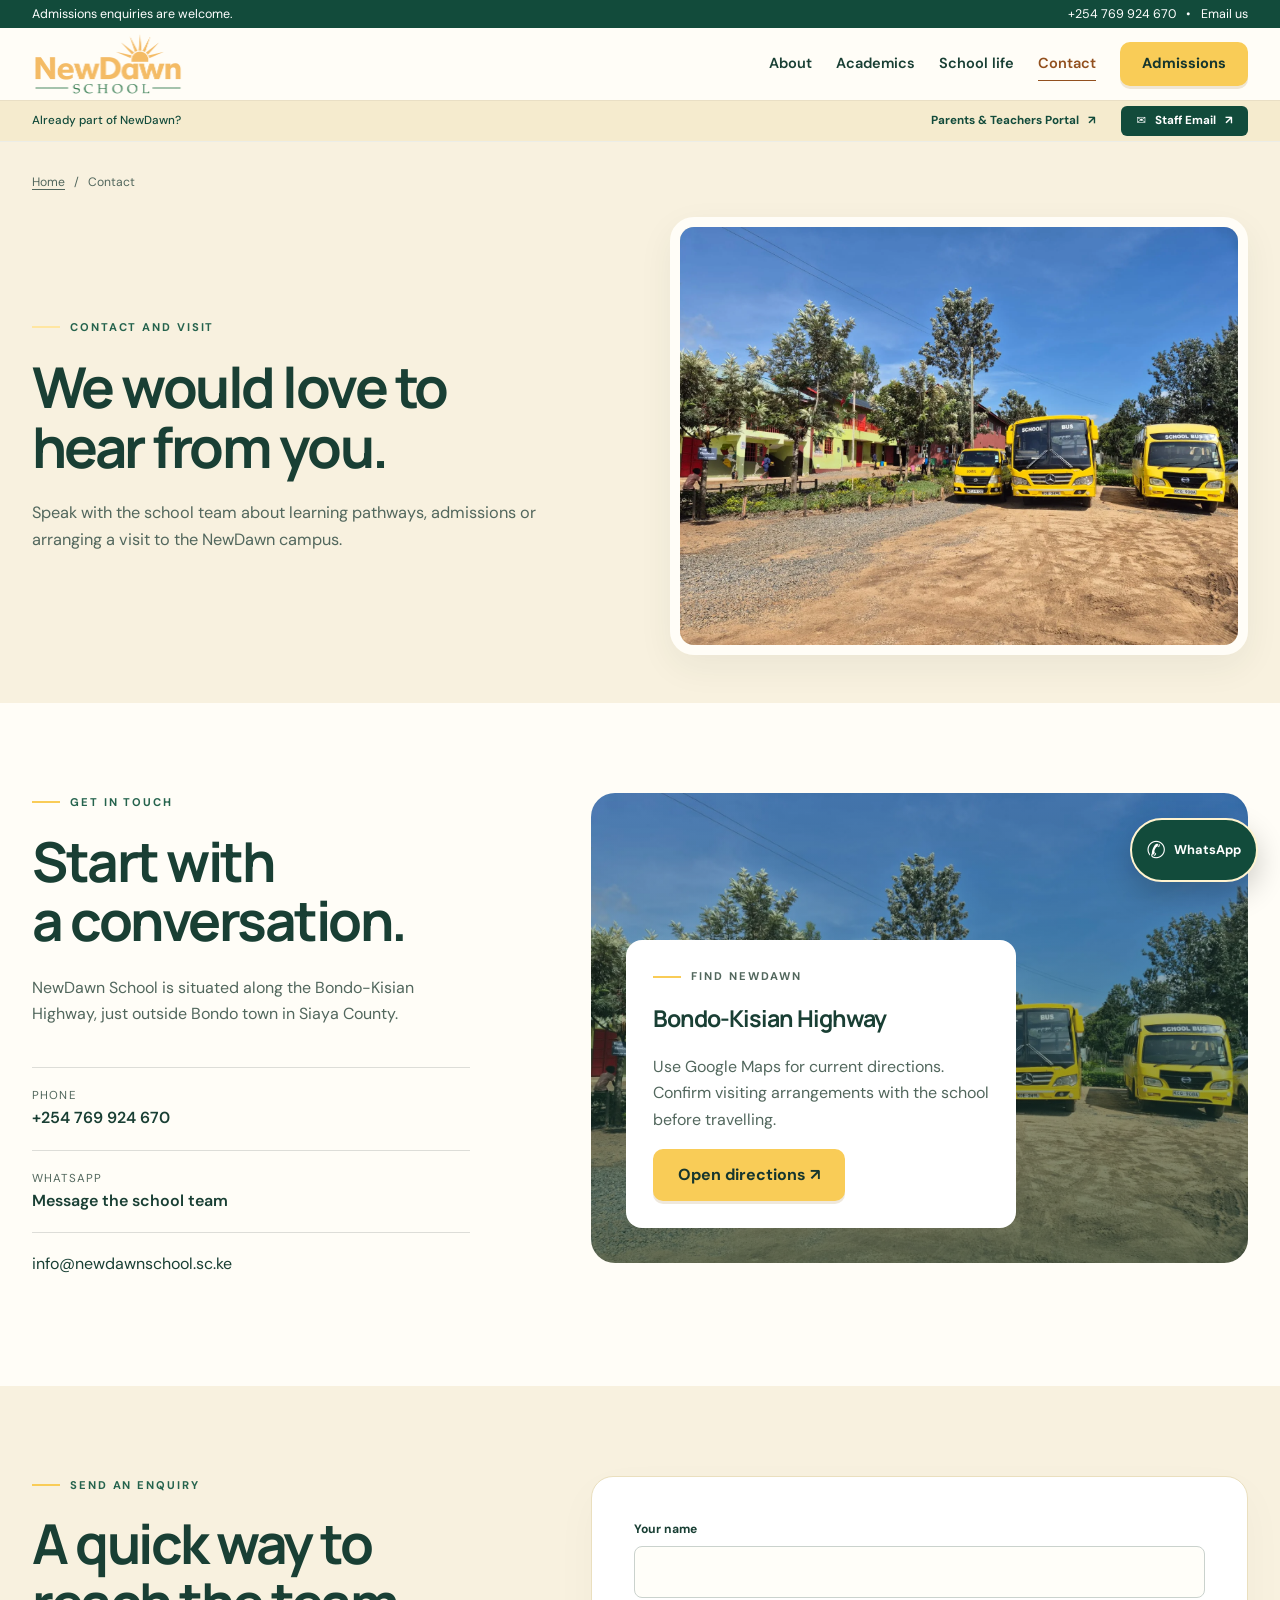
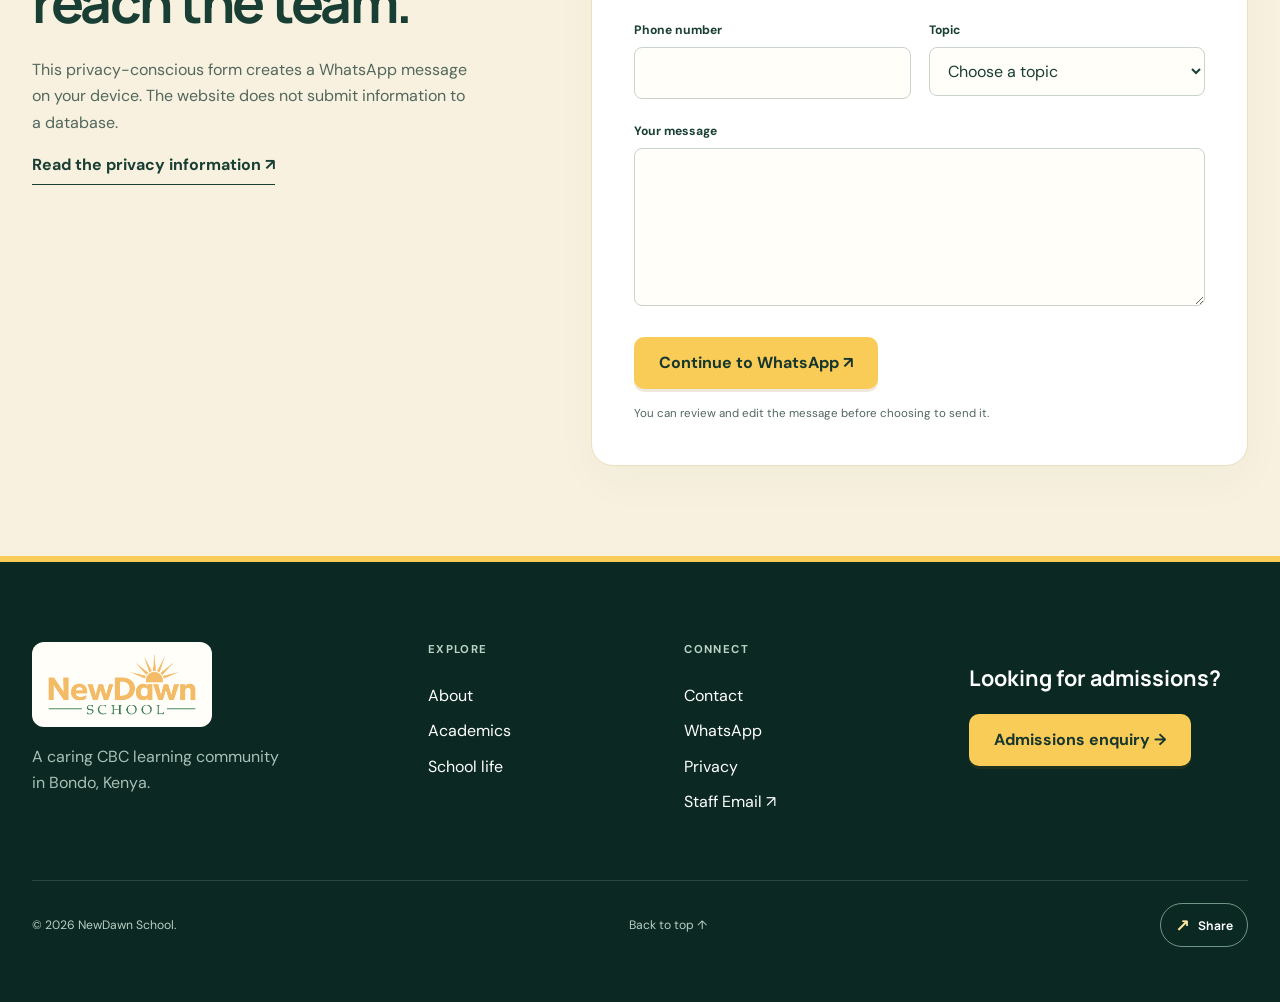
<file: contact.html>
<!doctype html><html lang="en-KE"><head><meta charset="utf-8"><meta name="viewport" content="width=device-width,initial-scale=1"><meta name="theme-color" content="#123c31"><title>Contact and Visit | NewDawn School Bondo</title><meta name="description" content="Call, WhatsApp, email or plan a visit to NewDawn School along the Bondo-Kisian Highway near Bondo, Kenya."><link rel="canonical" href="https://newdawnschool.sc.ke/contact.html"><link rel="icon" href="assets/images/logo-transparent.png" type="image/png"><link rel="stylesheet" href="styles.css?v=20260915-1"><link rel="stylesheet" href="refresh.css?v=20260915-1"><script src="site-config.js?v=20260915-1"></script><script src="script.js?v=20260915-1" defer></script><noscript><style>@media(max-width:1000px){.site-header{position:static}.nav{height:auto;flex-wrap:wrap;padding-block:12px}.menu-toggle{display:none}.nav-menu{position:static;visibility:visible;transform:none;flex-direction:row;flex-wrap:wrap;padding:10px 0;width:100%;box-shadow:none}.hero{padding-top:0}.hero-content{padding-top:30px}.inner-page .breadcrumb{position:relative;top:auto;left:auto;margin:20px}.inner-page .inner-hero{padding-top:40px}}</style></noscript><link rel="stylesheet" href="polish.css?v=20260915-1"></head><body class="inner-page"><a class="skip-link" href="#main">Skip to main content</a>
<header class="site-header" data-header><div class="notice-bar"><div class="shell notice-inner"><p>Admissions enquiries are welcome.</p><div class="notice-links"><a href="tel:+254769924670">+254 769 924 670</a><span>•</span><a href="mailto:info@newdawnschool.sc.ke">Email us</a></div></div></div><nav class="nav shell" aria-label="Main navigation"><a class="brand" href="index.html"><img width="1218" height="528" src="assets/images/logo-transparent.png" alt="NewDawn School"></a><button class="menu-toggle" type="button" aria-expanded="false" aria-controls="nav-menu" data-menu-toggle><span class="sr-only">Open menu</span><span></span><span></span><span></span></button><div class="nav-menu" id="nav-menu" data-menu><a href="about.html">About</a><a href="academics.html">Academics</a><a href="school-life.html">School life</a><a href="contact.html" aria-current="page">Contact</a><a class="button button-small button-primary" href="admissions.html">Admissions</a></div></nav><div class="school-access"><div class="shell school-access-inner"><span class="access-label">Already part of NewDawn?</span><a data-portal-link href="https://app.kurasa.co/auth/log-in" target="_blank" rel="noopener noreferrer">Parents &amp; Teachers Portal <span aria-hidden="true">↗</span></a><a class="staff-email" data-webmail-link href="https://workplace.truehost.cloud/appsuite/" target="_blank" rel="noopener noreferrer" aria-label="Staff Email — opens Truehost webmail in a new tab"><span aria-hidden="true">✉</span> Staff Email <span aria-hidden="true">↗</span></a></div></div></header>
<main id="main"><section class="inner-hero"><div class="inner-hero-media"><img width="1600" height="1200" src="assets/images/CC.webp" alt="NewDawn School transport and campus grounds" fetchpriority="high" decoding="async" srcset="assets/images/responsive/CC-480.webp 480w, assets/images/responsive/CC-768.webp 768w, assets/images/responsive/CC-1024.webp 1024w, assets/images/CC.webp 1600w" sizes="100vw"></div><div class="inner-hero-overlay"></div><div class="breadcrumb"><a href="index.html">Home</a><span>/</span><span>Contact</span></div><div class="shell inner-hero-content"><p class="eyebrow light">Contact and visit</p><h1>We would love to hear from you.</h1><p>Speak with the school team about learning pathways, admissions or arranging a visit to the NewDawn campus.</p></div></section>
<section class="section"><div class="shell contact-grid"><div class="contact-copy reveal"><p class="eyebrow">Get in touch</p><h2>Start with a conversation.</h2><p>NewDawn School is situated along the Bondo-Kisian Highway, just outside Bondo town in Siaya County.</p><address><a href="tel:+254769924670"><span>Phone</span><strong>+254 769 924 670</strong></a><a href="https://wa.me/254769924670" target="_blank" rel="noopener"><span>WhatsApp</span><strong>Message the school team</strong></a><a href="mailto:info@newdawnschool.sc.ke"><span>Email</span><strong>info@newdawnschool.sc.ke</strong></a></address></div><div class="contact-map reveal"><div class="map-card"><p class="eyebrow">Find NewDawn</p><h3>Bondo-Kisian Highway</h3><p>Use Google Maps for current directions. Confirm visiting arrangements with the school before travelling.</p><a class="button button-primary" href="https://www.google.com/maps/search/?api=1&query=New+Dawn+School+Bondo+Kenya" target="_blank" rel="noopener">Open directions ↗</a></div></div></div></section>
<section class="contact section section-cream"><div class="shell contact-grid"><div class="contact-copy reveal"><p class="eyebrow">Send an enquiry</p><h2>A quick way to reach the team.</h2><p>This privacy-conscious form creates a WhatsApp message on your device. The website does not submit information to a database.</p><a class="text-link" href="privacy.html">Read the privacy information ↗</a></div><form class="enquiry-form reveal" data-enquiry-form><div class="field"><label for="name">Your name</label><input id="name" name="name" autocomplete="name" required></div><div class="field-row"><div class="field"><label for="phone">Phone number</label><input id="phone" name="phone" type="tel" autocomplete="tel" required></div><div class="field"><label for="level">Topic</label><select id="level" name="level" required><option value="">Choose a topic</option><option>Pre-primary</option><option>Primary school</option><option>Junior school</option><option>School visit</option><option>General enquiry</option></select></div></div><div class="field"><label for="message">Your message</label><textarea id="message" name="message" rows="5"></textarea></div><button class="button button-primary" type="submit">Continue to WhatsApp ↗</button><p class="form-note">You can review and edit the message before choosing to send it.</p></form></div></section></main>
<footer class="footer"><div class="shell footer-top"><div class="footer-brand"><img width="1218" height="528" src="assets/images/logo-transparent.png" alt="NewDawn School"><p>A caring CBC learning community in Bondo, Kenya.</p></div><div><h2>Explore</h2><a href="about.html">About</a><a href="academics.html">Academics</a><a href="school-life.html">School life</a></div><div><h2>Connect</h2><a href="contact.html">Contact</a><a href="https://wa.me/254769924670">WhatsApp</a><a href="privacy.html">Privacy</a><a data-webmail-link href="https://workplace.truehost.cloud/appsuite/" target="_blank" rel="noopener noreferrer">Staff Email ↗</a></div><div class="footer-cta"><p>Looking for admissions?</p><a class="button button-primary" href="admissions.html">Admissions enquiry →</a></div></div><div class="shell footer-bottom"><p>© <span data-year>2026</span> NewDawn School.</p><a href="#main">Back to top ↑</a></div></footer><a class="whatsapp-float" href="https://wa.me/254769924670" target="_blank" rel="noopener" aria-label="Chat on WhatsApp"><span>◔</span><b>WhatsApp</b></a></body></html>
</file>
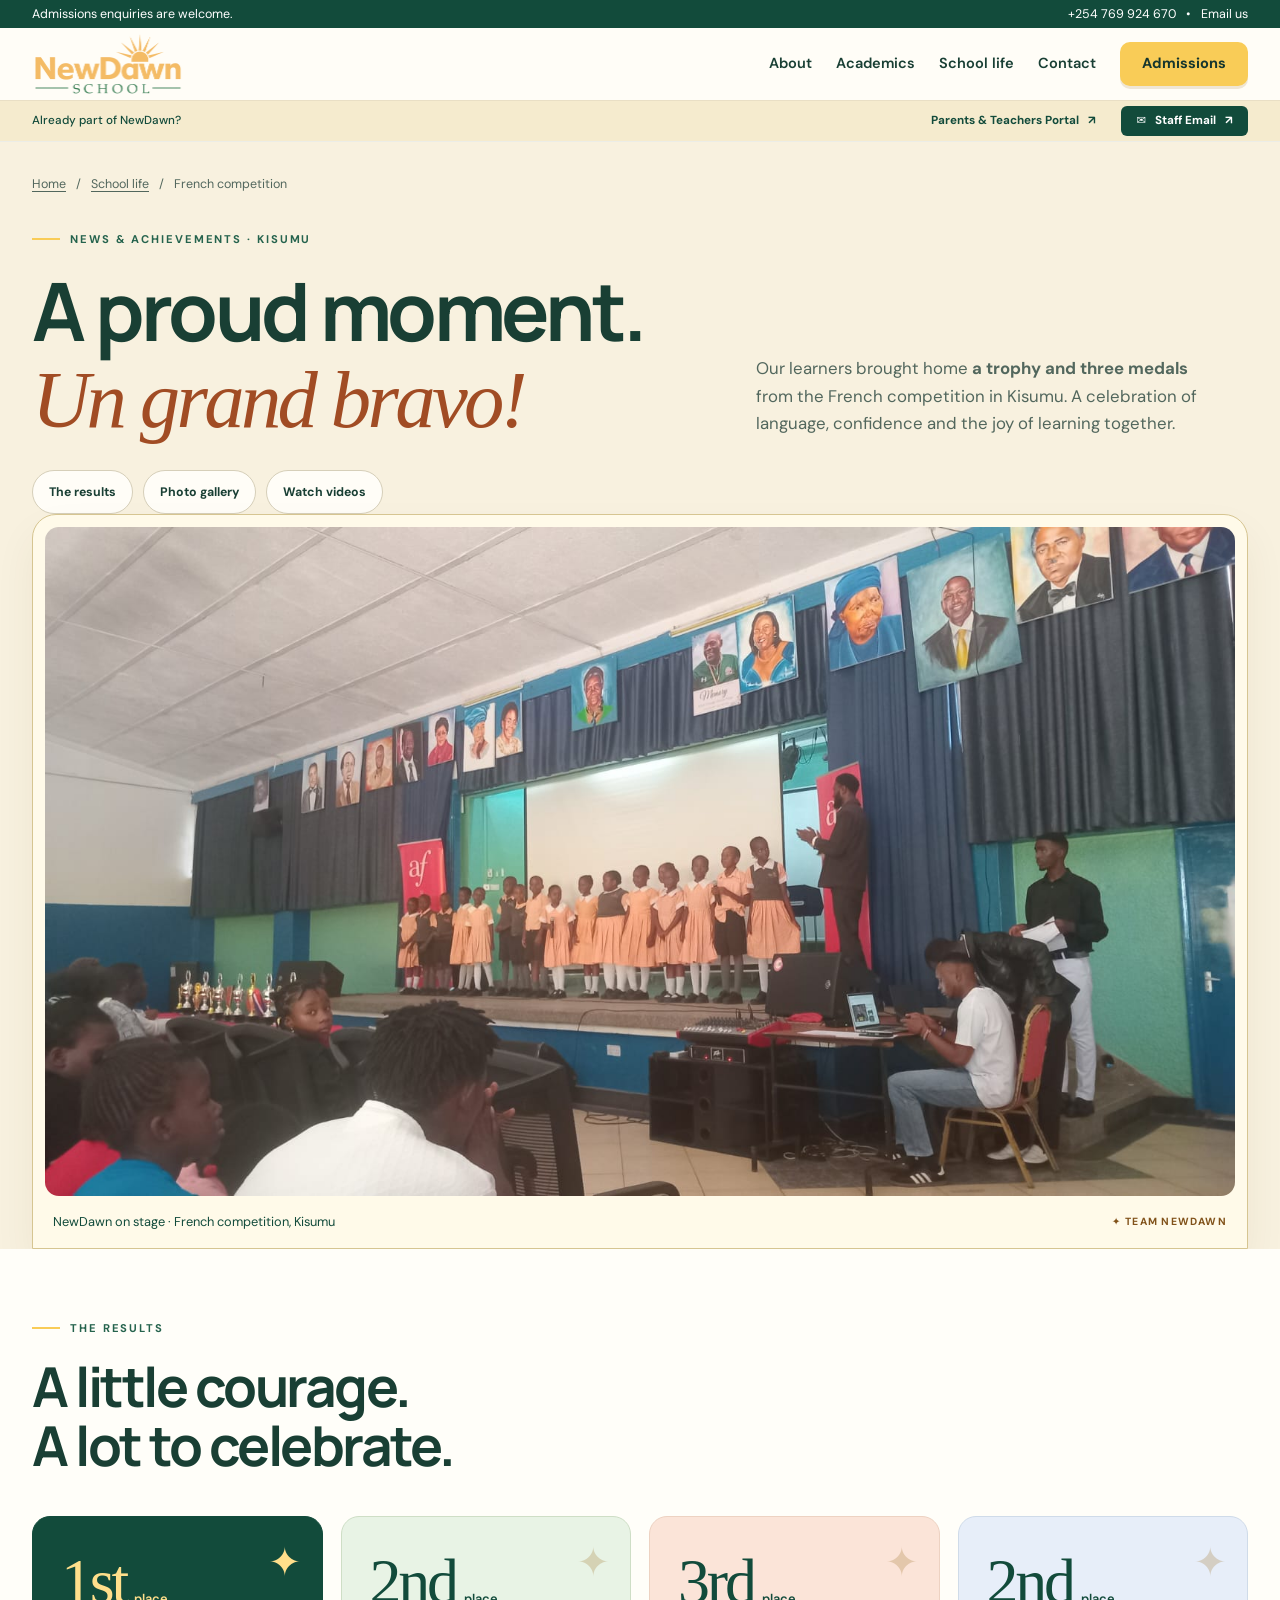
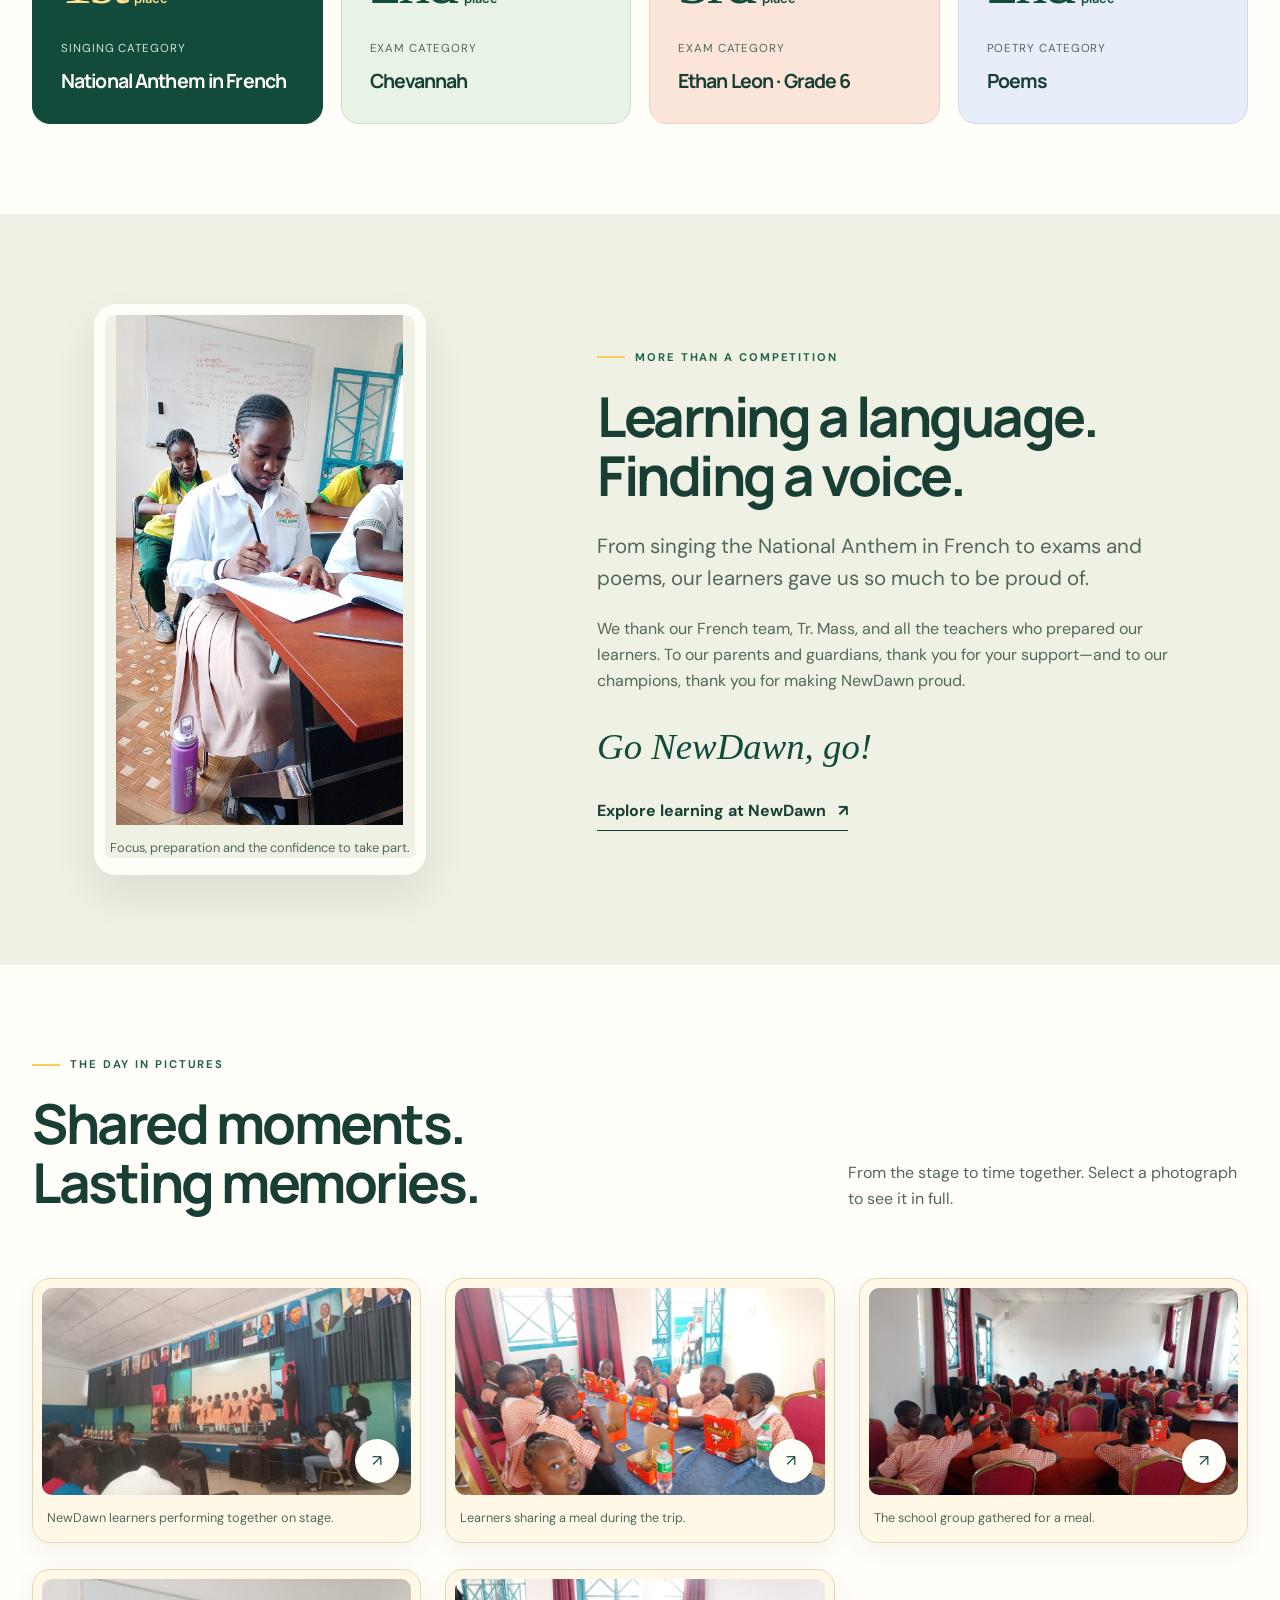
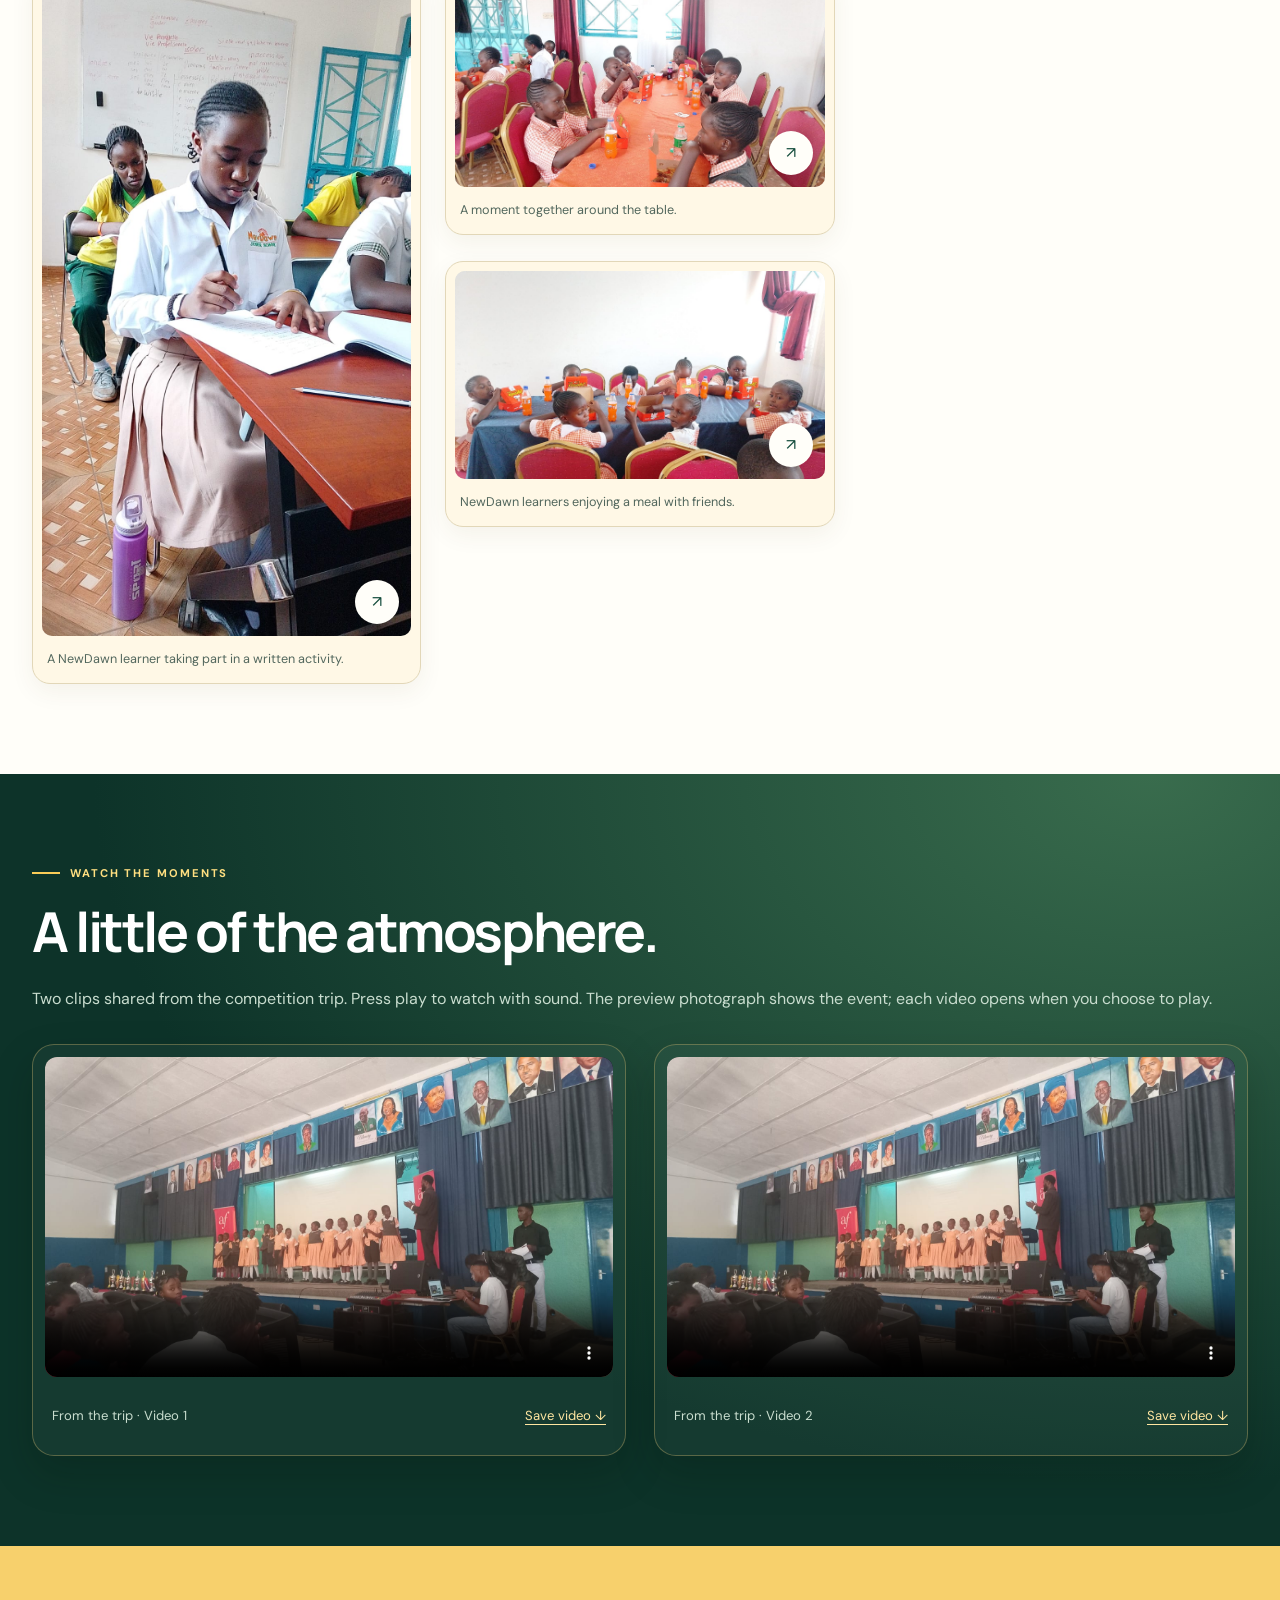
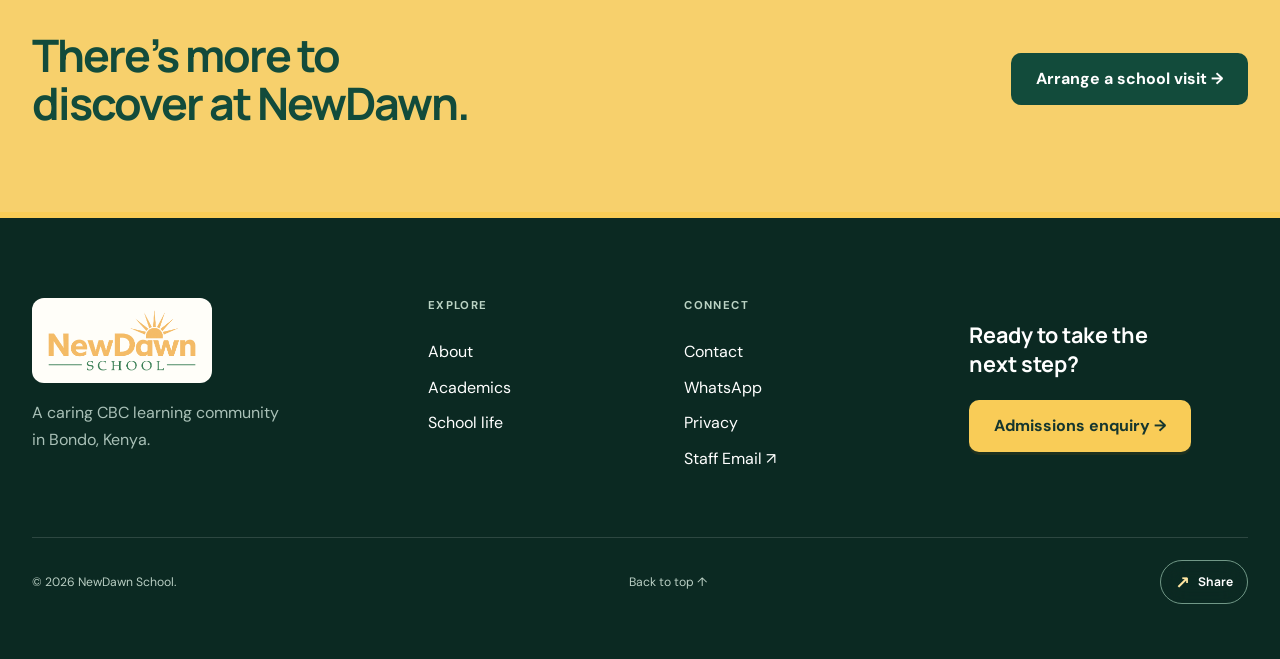
<file: french-competition.html>
<!doctype html>
<html lang="en-KE"><head><meta charset="utf-8"><meta name="viewport" content="width=device-width,initial-scale=1"><meta name="theme-color" content="#154e3d">
<title>French Competition Achievements in Kisumu | NewDawn School</title>
<meta name="description" content="Celebrate NewDawn’s French competition achievements in Kisumu: a trophy, three medals and success in singing, exams and poems. View photos and videos from the trip.">
<link rel="canonical" href="https://newdawnschool.sc.ke/french-competition.html"><link rel="icon" href="assets/images/logo-transparent.png" type="image/png">
<meta property="og:type" content="article"><meta property="og:title" content="Un grand bravo, Team NewDawn!"><meta property="og:description" content="A trophy, three medals and a proud moment for NewDawn at the French competition in Kisumu."><meta property="og:url" content="https://newdawnschool.sc.ke/french-competition.html"><meta property="og:image" content="https://newdawnschool.sc.ke/assets/french-competition/stage.jpg"><meta name="twitter:card" content="summary_large_image">
<link rel="stylesheet" href="styles.css?v=20260915-1"><link rel="stylesheet" href="refresh.css?v=20260915-1"><link rel="stylesheet" href="competition.css?v=20260915-1">
<script src="site-config.js?v=20260915-1"></script><script src="script.js?v=20260915-1" defer></script><script src="competition.js?v=20260915-1" defer></script>
<noscript><style>@media(max-width:1000px){.site-header{position:static}.nav{height:auto;flex-wrap:wrap}.menu-toggle{display:none}.nav-menu{position:static;visibility:visible;transform:none;flex-direction:row;flex-wrap:wrap;width:100%;padding:10px}.competition-hero{padding-top:35px}}</style></noscript>
<link rel="stylesheet" href="polish.css?v=20260915-1"></head><body class="inner-page competition-page"><a class="skip-link" href="#main">Skip to main content</a><header class="site-header" data-header><div class="notice-bar"><div class="shell notice-inner"><p>Admissions enquiries are welcome.</p><div class="notice-links"><a href="tel:+254769924670">+254 769 924 670</a><span>•</span><a href="mailto:info@newdawnschool.sc.ke">Email us</a></div></div></div><nav class="nav shell" aria-label="Main navigation"><a class="brand" href="index.html"><img width="1218" height="528" src="assets/images/logo-transparent.png" alt="NewDawn School"></a><button class="menu-toggle" type="button" aria-expanded="false" aria-controls="nav-menu" data-menu-toggle><span class="sr-only">Open menu</span><span></span><span></span><span></span></button><div class="nav-menu" id="nav-menu" data-menu><a href="about.html">About</a><a href="academics.html">Academics</a><a href="school-life.html">School life</a><a href="contact.html">Contact</a><a class="button button-small button-primary" href="admissions.html">Admissions</a></div></nav><div class="school-access"><div class="shell school-access-inner"><span class="access-label">Already part of NewDawn?</span><a data-portal-link href="https://app.kurasa.co/auth/log-in" target="_blank" rel="noopener noreferrer">Parents &amp; Teachers Portal <span aria-hidden="true">↗</span></a><a class="staff-email" data-webmail-link href="https://workplace.truehost.cloud/appsuite/" target="_blank" rel="noopener noreferrer" aria-label="Staff Email — opens Truehost webmail in a new tab"><span aria-hidden="true">✉</span> Staff Email <span aria-hidden="true">↗</span></a></div></div></header>
<main id="main">
 <section class="competition-hero"><div class="shell"><nav class="competition-breadcrumb" aria-label="Breadcrumb"><a href="index.html">Home</a><span aria-hidden="true">/</span><a href="school-life.html">School life</a><span aria-hidden="true">/</span><span>French competition</span></nav>
  <div class="competition-heading"><div><p class="eyebrow">News &amp; achievements · Kisumu</p><h1>A proud moment.<br><em lang="fr">Un grand bravo!</em></h1></div><p>Our learners brought home <strong>a trophy and three medals</strong> from the French competition in Kisumu. A celebration of language, confidence and the joy of learning together.</p></div>
  <nav class="page-quicklinks" aria-label="Explore the celebration"><a href="#results-title">The results</a><a href="#photos">Photo gallery</a><a href="#videos">Watch videos</a></nav><figure class="competition-cover sparkle-frame"><img width="1600" height="900" src="assets/french-competition/stage.jpg" alt="NewDawn learners performing together on stage in Kisumu" fetchpriority="high"><figcaption>NewDawn on stage · French competition, Kisumu</figcaption></figure>
 </div></section>
 <section class="section competition-results" aria-labelledby="results-title"><div class="shell"><p class="eyebrow">The results</p><h2 id="results-title">A little courage.<br>A lot to celebrate.</h2><div class="competition-awards"><article><span class="competition-rank">1st<small>place</small></span><p>Singing category</p><h3>National Anthem in French</h3></article><article><span class="competition-rank">2nd<small>place</small></span><p>Exam category</p><h3>Chevannah</h3></article><article><span class="competition-rank">3rd<small>place</small></span><p>Exam category</p><h3>Ethan Leon · Grade 6</h3></article><article><span class="competition-rank">2nd<small>place</small></span><p>Poetry category</p><h3>Poems</h3></article></div></div></section>
 <section class="section competition-story"><div class="shell competition-story-grid"><figure><img width="900" height="1600" src="assets/french-competition/exam.jpg" alt="A NewDawn learner writing at a desk during the trip" loading="lazy"><figcaption>Focus, preparation and the confidence to take part.</figcaption></figure><div><p class="eyebrow">More than a competition</p><h2>Learning a language.<br>Finding a voice.</h2><p class="lead">From singing the National Anthem in French to exams and poems, our learners gave us so much to be proud of.</p><p>We thank our French team, Tr. Mass, and all the teachers who prepared our learners. To our parents and guardians, thank you for your support—and to our champions, thank you for making NewDawn proud.</p><p class="competition-cheer">Go NewDawn, go!</p><a class="text-link" href="academics.html">Explore learning at NewDawn <span aria-hidden="true">↗</span></a></div></div></section>
 <section class="section competition-memories" id="photos" aria-labelledby="memories-title"><div class="shell"><div class="split-heading"><div><p class="eyebrow">The day in pictures</p><h2 id="memories-title">Shared moments.<br>Lasting memories.</h2></div><p>From the stage to time together. Select a photograph to see it in full.</p></div><div class="competition-photo-grid"><figure><a href="assets/french-competition/stage.jpg" class="sparkle-frame" data-event-photo data-caption="NewDawn learners performing together on stage."><img width="1600" height="900" src="assets/french-competition/stage.jpg" alt="NewDawn learners performing together on stage." loading="lazy" decoding="async"><span aria-hidden="true">↗</span></a><figcaption>NewDawn learners performing together on stage.</figcaption></figure><figure><a href="assets/french-competition/exam.jpg" class="sparkle-frame" data-event-photo data-caption="A NewDawn learner taking part in a written activity."><img width="900" height="1600" src="assets/french-competition/exam.jpg" alt="A NewDawn learner taking part in a written activity." loading="lazy" decoding="async"><span aria-hidden="true">↗</span></a><figcaption>A NewDawn learner taking part in a written activity.</figcaption></figure><figure><a href="assets/french-competition/together.jpg" class="sparkle-frame" data-event-photo data-caption="Learners sharing a meal during the trip."><img width="1600" height="900" src="assets/french-competition/together.jpg" alt="Learners sharing a meal during the trip." loading="lazy" decoding="async"><span aria-hidden="true">↗</span></a><figcaption>Learners sharing a meal during the trip.</figcaption></figure><figure><a href="assets/french-competition/table.jpg" class="sparkle-frame" data-event-photo data-caption="A moment together around the table."><img width="1600" height="900" src="assets/french-competition/table.jpg" alt="A moment together around the table." loading="lazy" decoding="async"><span aria-hidden="true">↗</span></a><figcaption>A moment together around the table.</figcaption></figure><figure><a href="assets/french-competition/friends.jpg" class="sparkle-frame" data-event-photo data-caption="NewDawn learners enjoying a meal with friends."><img width="1600" height="900" src="assets/french-competition/friends.jpg" alt="NewDawn learners enjoying a meal with friends." loading="lazy" decoding="async"><span aria-hidden="true">↗</span></a><figcaption>NewDawn learners enjoying a meal with friends.</figcaption></figure><figure><a href="assets/french-competition/community.jpg" class="sparkle-frame" data-event-photo data-caption="The school group gathered for a meal."><img width="1600" height="900" src="assets/french-competition/community.jpg" alt="The school group gathered for a meal." loading="lazy" decoding="async"><span aria-hidden="true">↗</span></a><figcaption>The school group gathered for a meal.</figcaption></figure></div></div></section>
 <section class="section competition-videos" id="videos" aria-labelledby="videos-title"><div class="shell"><p class="eyebrow">Watch the moments</p><h2 id="videos-title">A little of the atmosphere.</h2><p>Two clips shared from the competition trip. Press play to watch with sound. The preview photograph shows the event; each video opens when you choose to play.</p><div class="competition-video-grid"><figure><video controls playsinline preload="none" poster="assets/french-competition/stage.jpg" aria-label="Competition trip video 1"><source src="assets/french-competition/competition-1.mp4" type="video/mp4"><a href="assets/french-competition/competition-1.mp4">Download competition video 1</a></video><figcaption><span>From the trip · Video 1</span><a href="assets/french-competition/competition-1.mp4" download>Save video ↓</a></figcaption></figure><figure><video controls playsinline preload="none" poster="assets/french-competition/stage.jpg" aria-label="Competition trip video 2"><source src="assets/french-competition/competition-2.mp4" type="video/mp4"><a href="assets/french-competition/competition-2.mp4">Download competition video 2</a></video><figcaption><span>From the trip · Video 2</span><a href="assets/french-competition/competition-2.mp4" download>Save video ↓</a></figcaption></figure></div></div></section>
 <section class="page-cta"><div class="shell page-cta-inner"><h2>There’s more to discover at NewDawn.</h2><a class="button" href="admissions.html#enquire">Arrange a school visit →</a></div></section>
</main><footer class="footer"><div class="shell footer-top"><div class="footer-brand"><img width="1218" height="528" src="assets/images/logo-transparent.png" alt="NewDawn School"><p>A caring CBC learning community in Bondo, Kenya.</p></div><div><h2>Explore</h2><a href="about.html">About</a><a href="academics.html">Academics</a><a href="school-life.html">School life</a></div><div><h2>Connect</h2><a href="contact.html">Contact</a><a href="https://wa.me/254769924670">WhatsApp</a><a href="privacy.html">Privacy</a><a data-webmail-link href="https://workplace.truehost.cloud/appsuite/" target="_blank" rel="noopener noreferrer">Staff Email ↗</a></div><div class="footer-cta"><p>Ready to take the next step?</p><a class="button button-primary" href="admissions.html">Admissions enquiry →</a></div></div><div class="shell footer-bottom"><p>© <span data-year>2026</span> NewDawn School.</p><a href="#main">Back to top ↑</a></div></footer><dialog class="competition-dialog" data-event-dialog aria-label="Competition photo viewer"><button class="competition-close" type="button" data-event-close aria-label="Close photo viewer">×</button><img data-event-image alt=""><div class="competition-dialog-bar"><button type="button" data-event-prev aria-label="Previous photograph">←</button><p data-event-caption aria-live="polite"></p><button type="button" data-event-next aria-label="Next photograph">→</button></div></dialog>
</body></html>
</file>
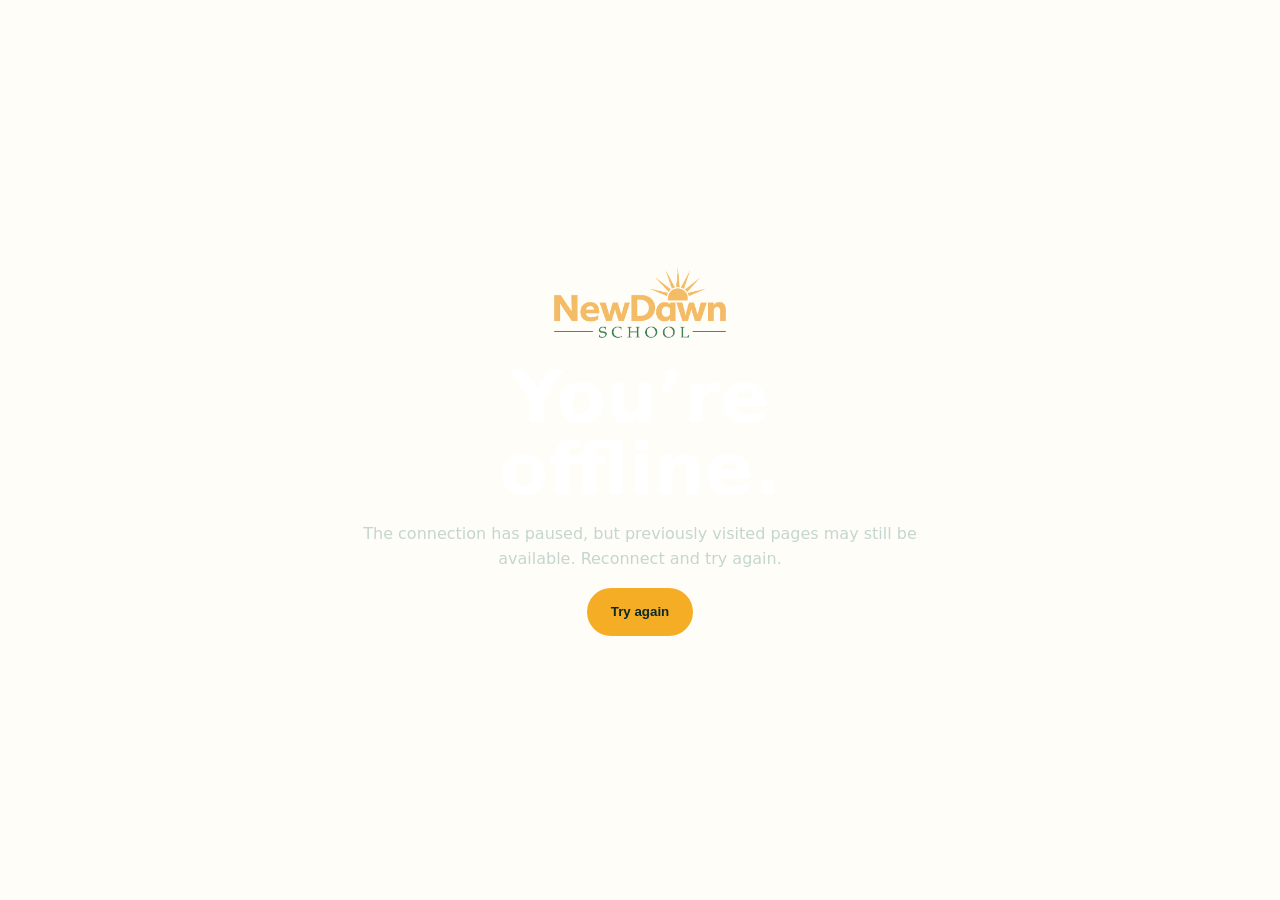
<file: offline.html>
<!doctype html>
<html lang="en">
<head>
  <meta charset="utf-8">
  <meta name="viewport" content="width=device-width,initial-scale=1">
  <meta name="theme-color" content="#0b2922">
  <meta name="robots" content="noindex">
  <title>Offline | NewDawn School</title>
  <link rel="icon" href="assets/images/logo-transparent.png">
  <style>body{margin:0;min-height:100vh;display:grid;place-items:center;background:#0b2922;color:#fff;font:16px/1.6 system-ui,sans-serif}.card{width:min(560px,calc(100% - 40px));text-align:center}.card img{width:180px;height:auto}.card h1{margin:.7rem 0;font-size:clamp(2.4rem,8vw,4.5rem);line-height:1}.card p{color:#c4d6cf}.card button{min-height:48px;padding:0 24px;border:0;border-radius:999px;background:#f5ad25;color:#0b2922;font-weight:800;cursor:pointer}</style>
<link rel="stylesheet" href="polish.css?v=20260915-1"></head>
<body><main class="card"><img width="1218" height="528" src="assets/images/logo-transparent.png" alt="NewDawn School"><h1>You’re offline.</h1><p>The connection has paused, but previously visited pages may still be available. Reconnect and try again.</p><button type="button" onclick="location.reload()">Try again</button></main></body>
</html>
</file>
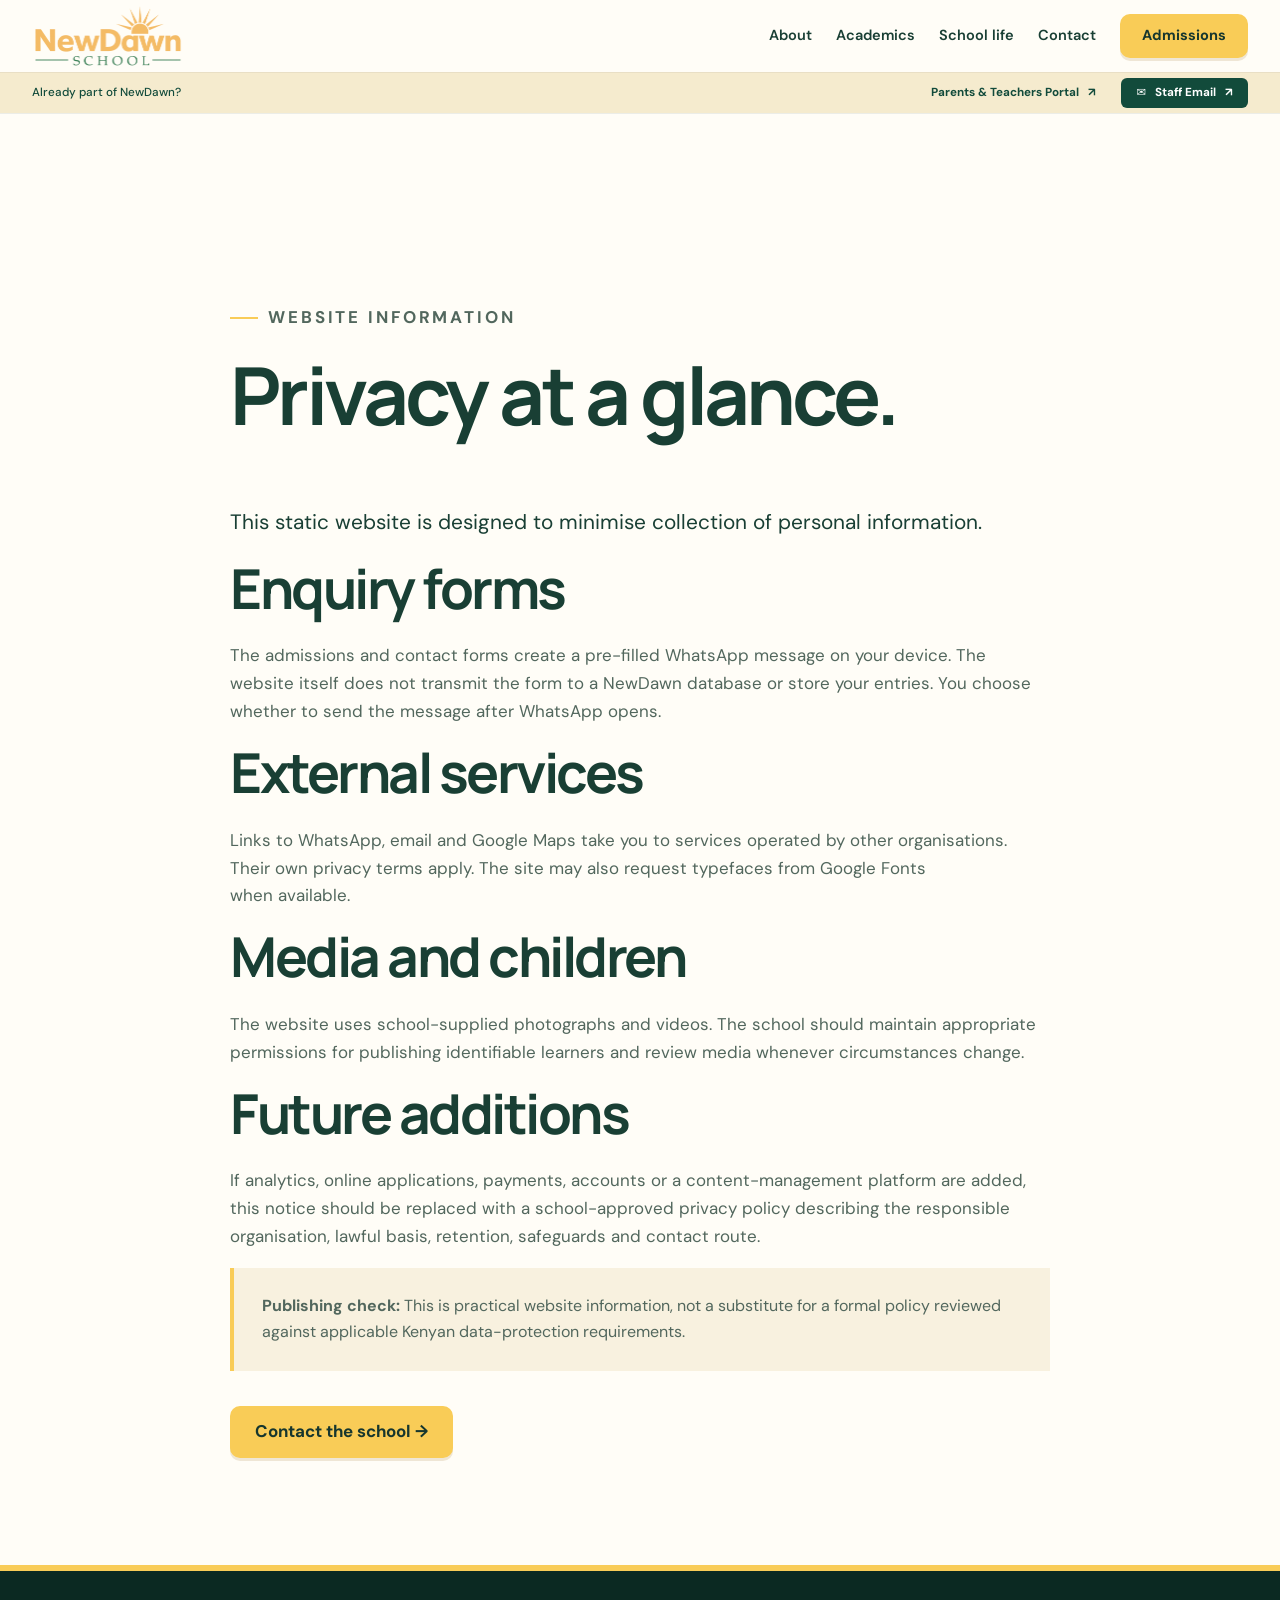
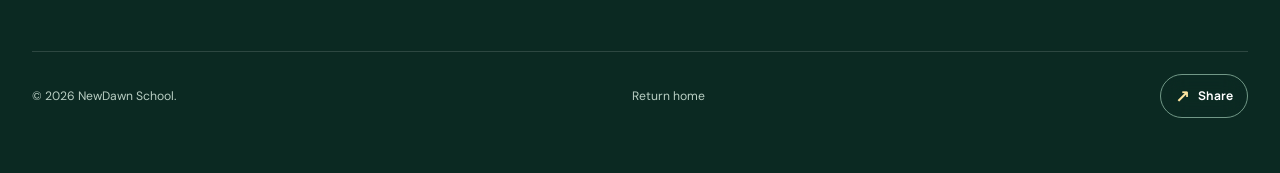
<file: privacy.html>
<!doctype html><html lang="en-KE"><head><meta charset="utf-8"><meta name="viewport" content="width=device-width,initial-scale=1"><meta name="theme-color" content="#123c31"><title>Website Privacy | NewDawn School</title><meta name="description" content="How the NewDawn School website handles enquiries and external services."><meta name="robots" content="index,follow"><link rel="canonical" href="https://newdawnschool.sc.ke/privacy.html"><link rel="icon" href="assets/images/logo-transparent.png" type="image/png"><link rel="stylesheet" href="styles.css?v=20260915-1"><link rel="stylesheet" href="refresh.css?v=20260915-1"><script src="site-config.js?v=20260915-1"></script><script src="script.js?v=20260915-1" defer></script><noscript><style>@media(max-width:1000px){.site-header{position:static}.nav{height:auto;flex-wrap:wrap;padding-block:12px}.menu-toggle{display:none}.nav-menu{position:static;visibility:visible;transform:none;flex-direction:row;flex-wrap:wrap;padding:10px 0;width:100%;box-shadow:none}.hero{padding-top:0}.hero-content{padding-top:30px}.inner-page .breadcrumb{position:relative;top:auto;left:auto;margin:20px}.inner-page .inner-hero{padding-top:40px}}</style></noscript><link rel="stylesheet" href="polish.css?v=20260915-1"></head><body class="inner-page"><a class="skip-link" href="#main">Skip to main content</a>
<header class="site-header" data-header><nav class="nav shell" aria-label="Main navigation"><a class="brand" href="index.html"><img width="1218" height="528" src="assets/images/logo-transparent.png" alt="NewDawn School"></a><button class="menu-toggle" type="button" aria-expanded="false" aria-controls="nav-menu" data-menu-toggle><span class="sr-only">Open menu</span><span></span><span></span><span></span></button><div class="nav-menu" id="nav-menu" data-menu><a href="about.html">About</a><a href="academics.html">Academics</a><a href="school-life.html">School life</a><a href="contact.html">Contact</a><a class="button button-small button-primary" href="admissions.html">Admissions</a></div></nav><div class="school-access"><div class="shell school-access-inner"><span class="access-label">Already part of NewDawn?</span><a data-portal-link href="https://app.kurasa.co/auth/log-in" target="_blank" rel="noopener noreferrer">Parents &amp; Teachers Portal <span aria-hidden="true">↗</span></a><a class="staff-email" data-webmail-link href="https://workplace.truehost.cloud/appsuite/" target="_blank" rel="noopener noreferrer" aria-label="Staff Email — opens Truehost webmail in a new tab"><span aria-hidden="true">✉</span> Staff Email <span aria-hidden="true">↗</span></a></div></div></header>
<main id="main"><section class="section" style="padding-top:190px"><div class="content-narrow prose-section"><p class="eyebrow">Website information</p><h1 style="font-size:clamp(3rem,7vw,5rem)">Privacy at a glance.</h1><p class="lead">This static website is designed to minimise collection of personal information.</p><h2>Enquiry forms</h2><p>The admissions and contact forms create a pre-filled WhatsApp message on your device. The website itself does not transmit the form to a NewDawn database or store your entries. You choose whether to send the message after WhatsApp opens.</p><h2>External services</h2><p>Links to WhatsApp, email and Google Maps take you to services operated by other organisations. Their own privacy terms apply. The site may also request typefaces from Google Fonts when available.</p><h2>Media and children</h2><p>The website uses school-supplied photographs and videos. The school should maintain appropriate permissions for publishing identifiable learners and review media whenever circumstances change.</p><h2>Future additions</h2><p>If analytics, online applications, payments, accounts or a content-management platform are added, this notice should be replaced with a school-approved privacy policy describing the responsible organisation, lawful basis, retention, safeguards and contact route.</p><div class="policy-note"><strong>Publishing check:</strong> This is practical website information, not a substitute for a formal policy reviewed against applicable Kenyan data-protection requirements.</div><p style="margin-top:35px"><a class="button button-primary" href="contact.html">Contact the school →</a></p></div></section></main>
<footer class="footer"><div class="shell footer-bottom"><p>© <span data-year>2026</span> NewDawn School.</p><a href="index.html">Return home</a></div></footer></body></html>
</file>
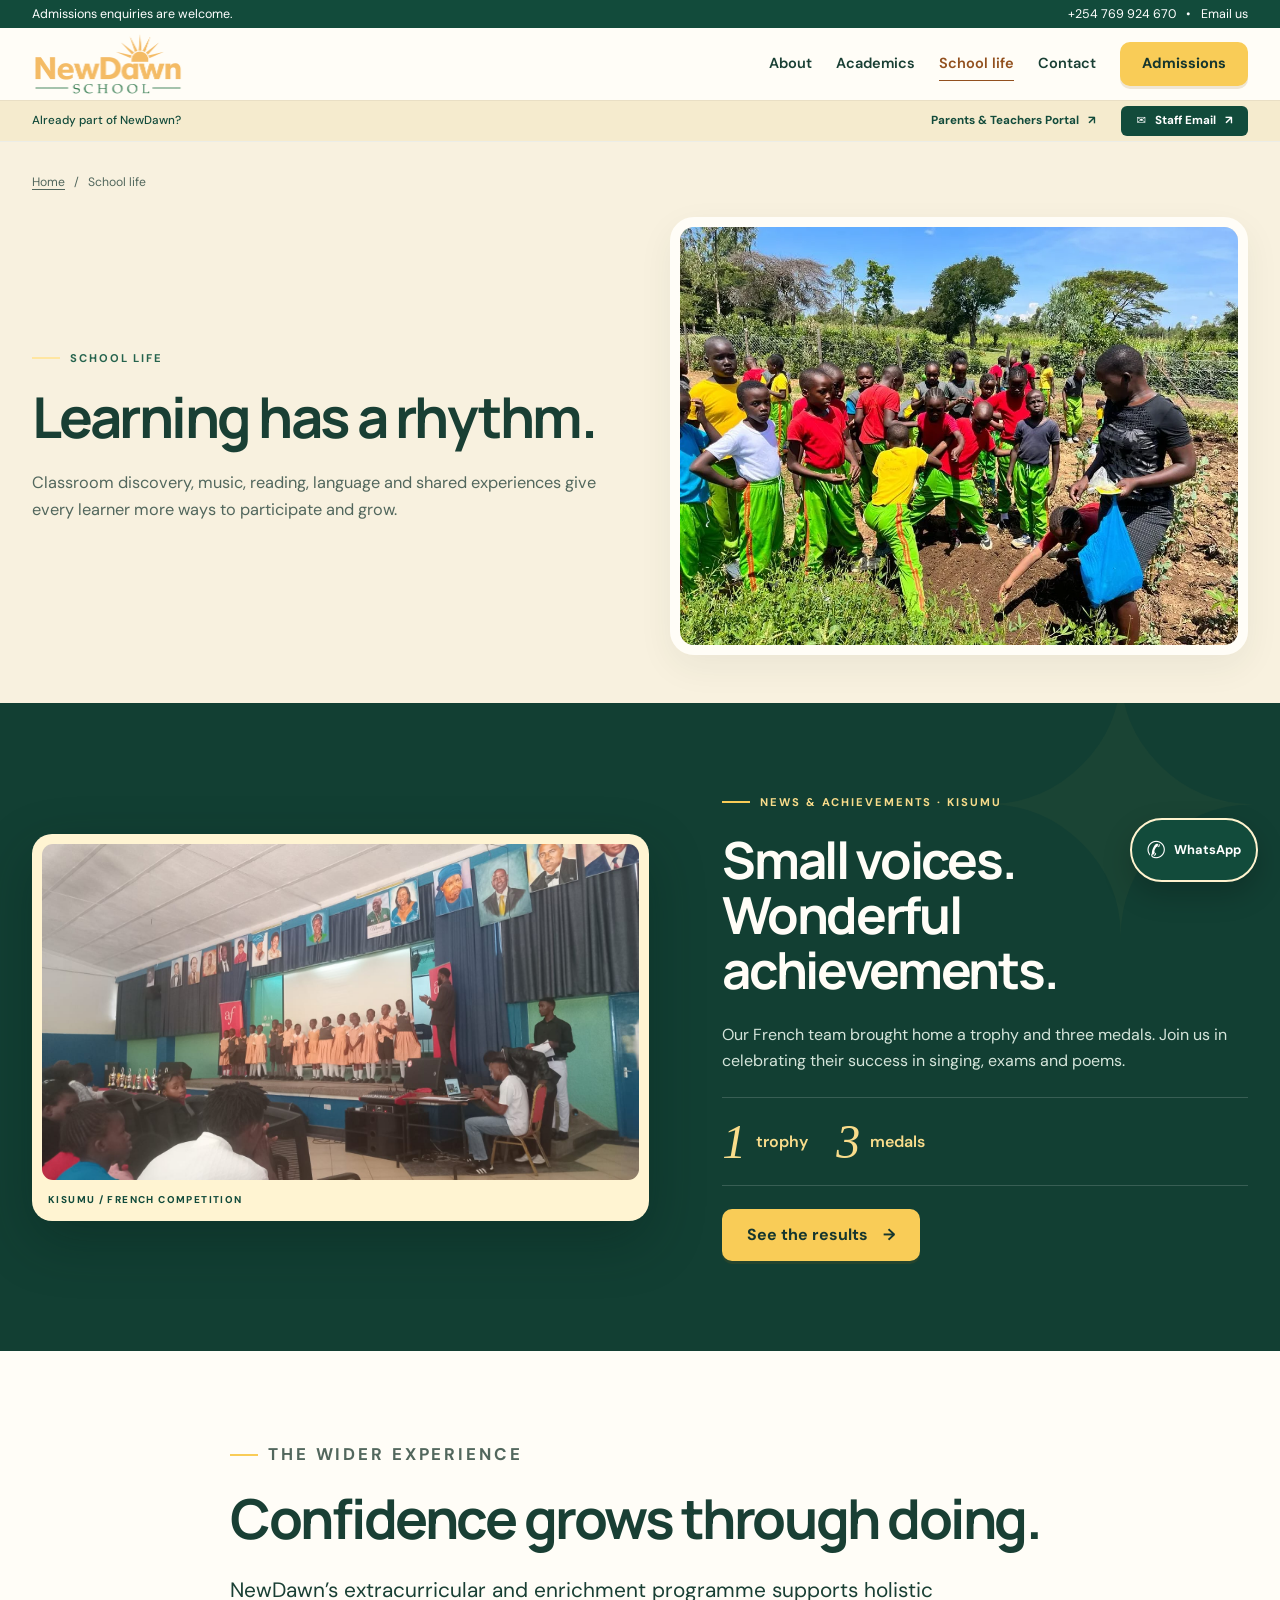
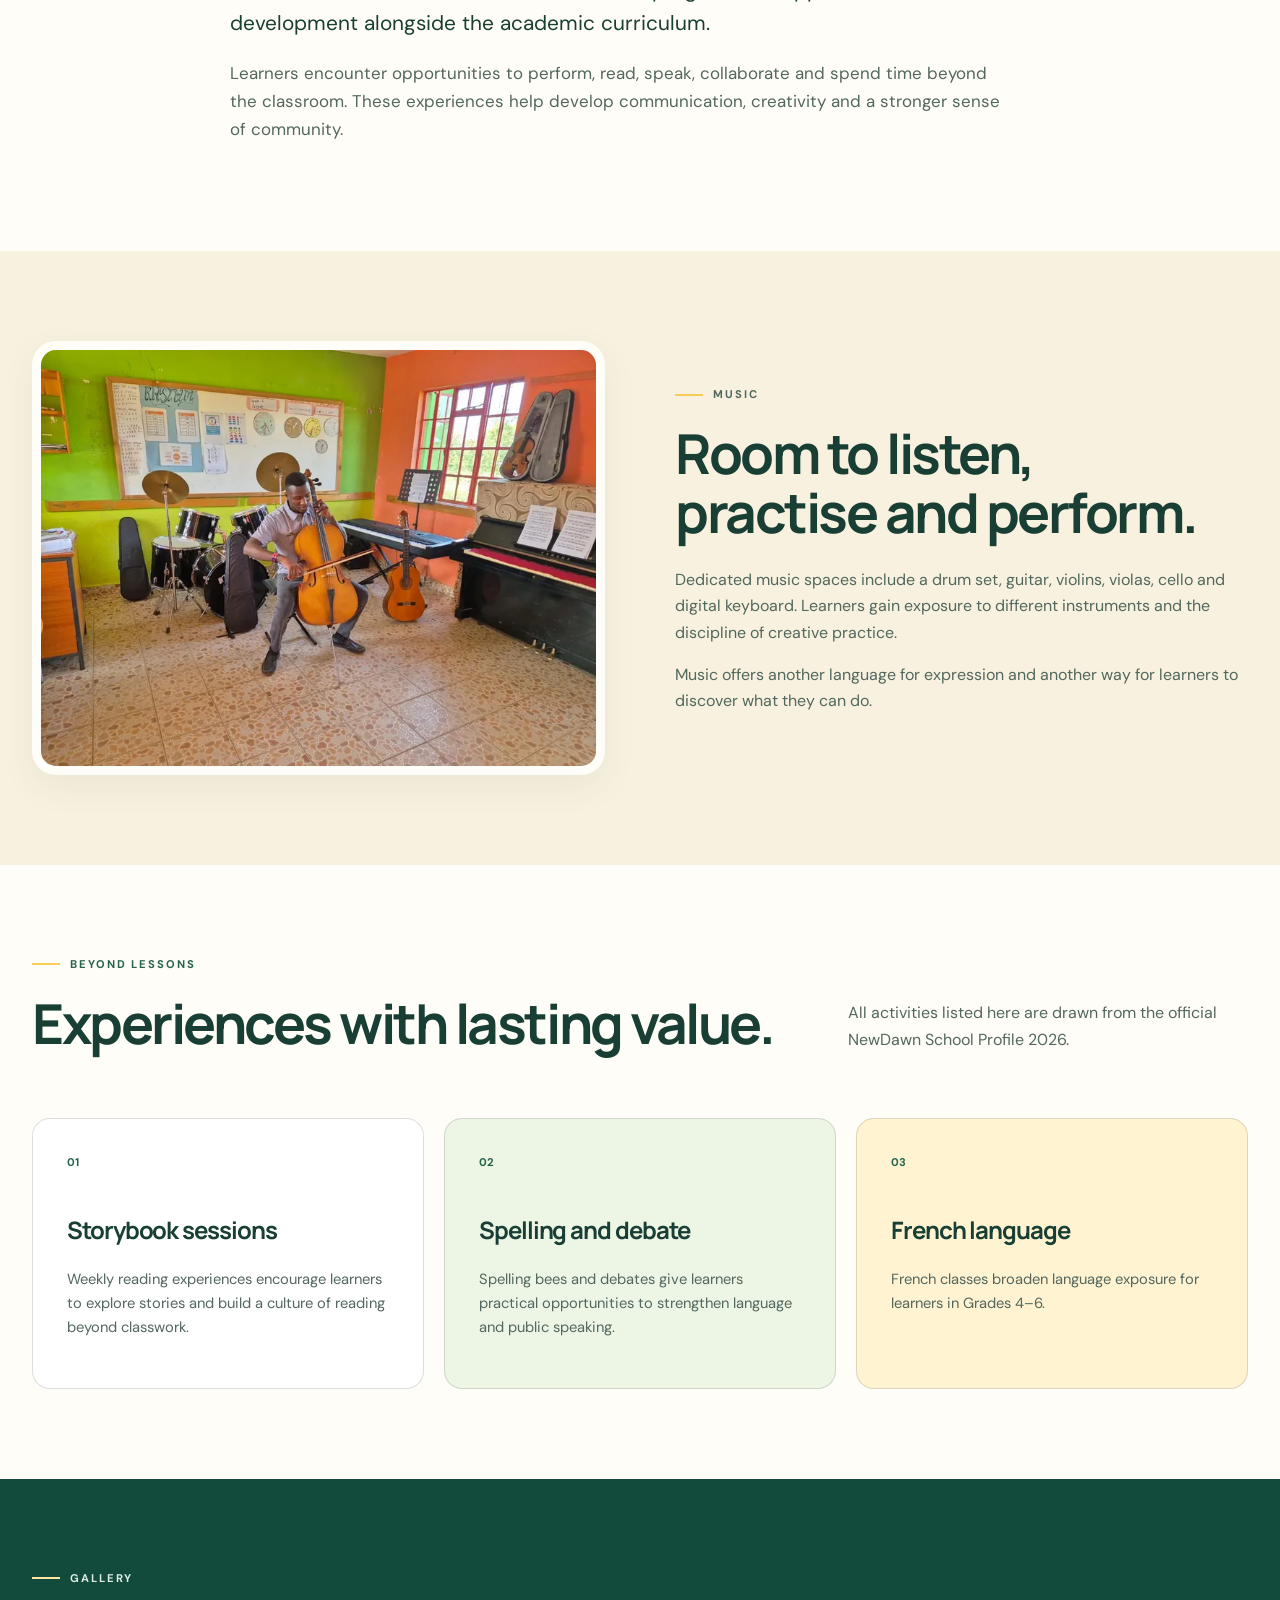
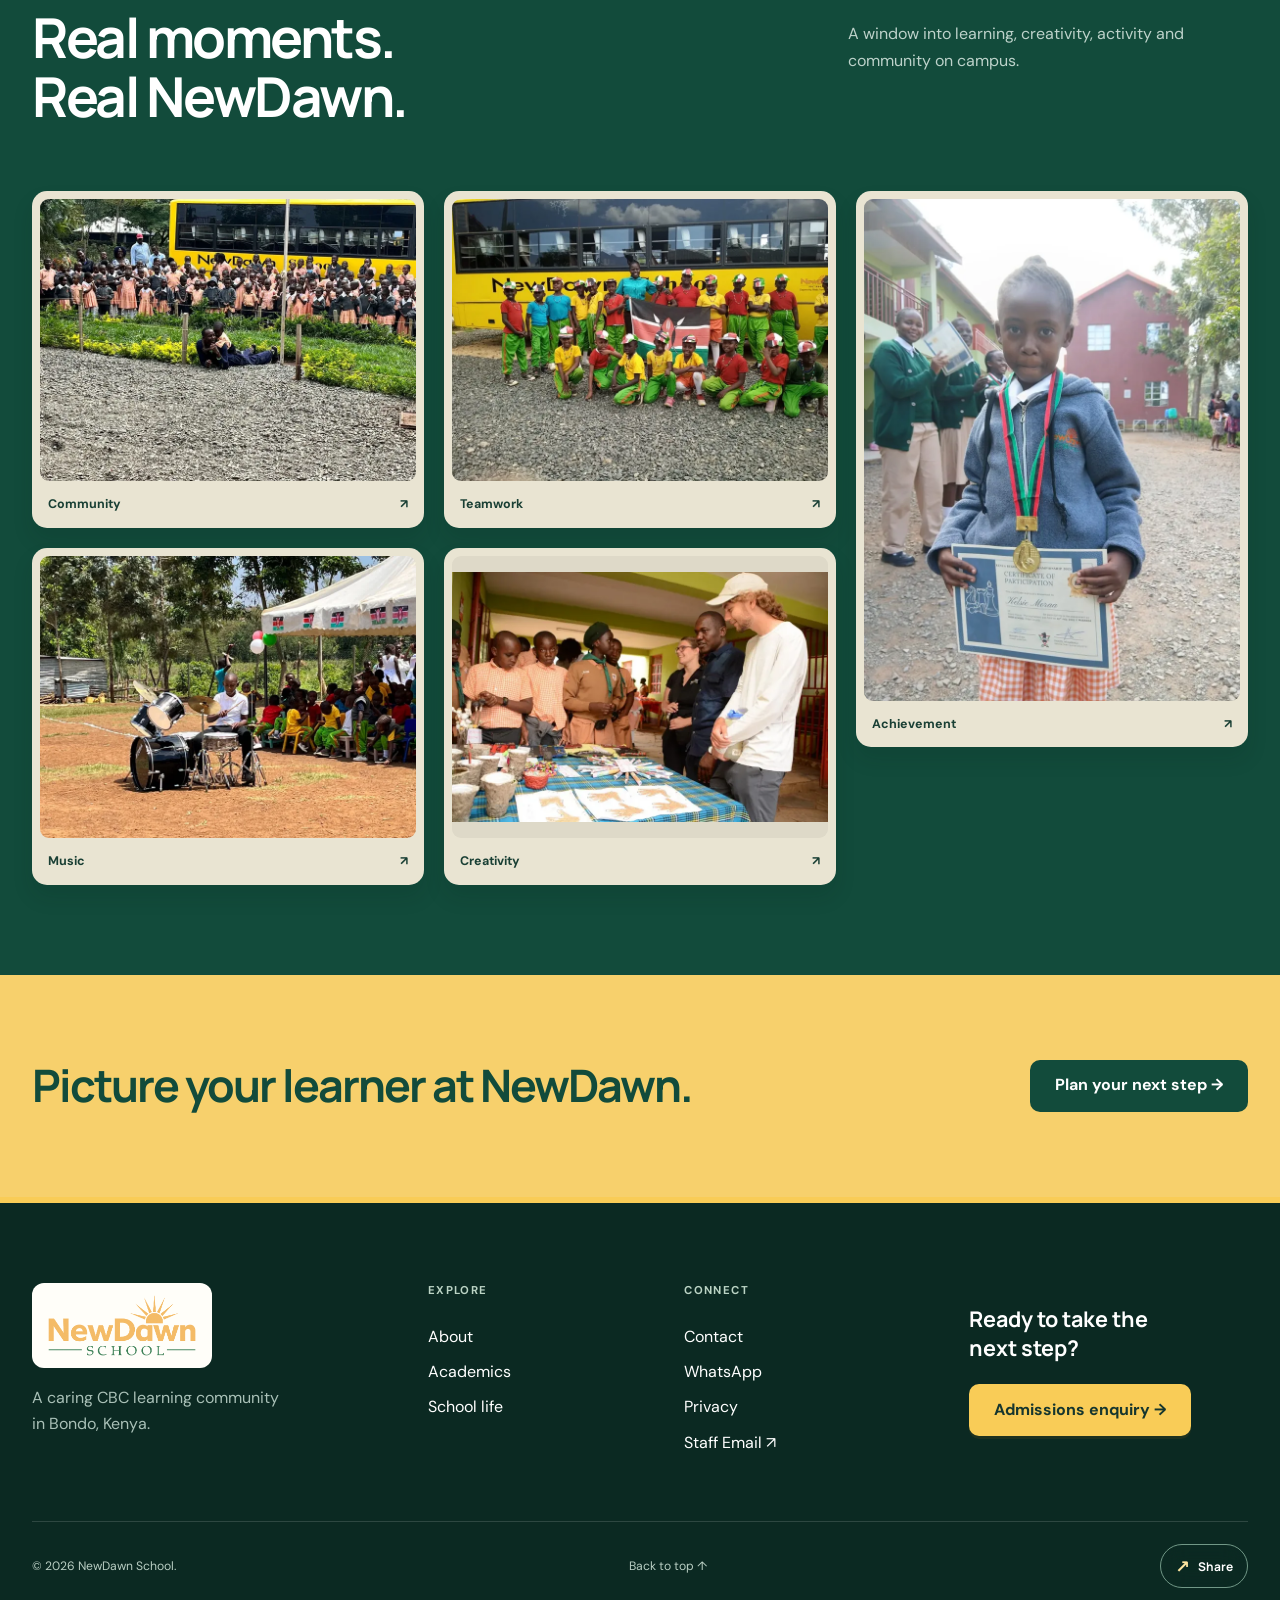
<file: school-life.html>
<!doctype html><html lang="en-KE"><head><meta charset="utf-8"><meta name="viewport" content="width=device-width,initial-scale=1"><meta name="theme-color" content="#123c31"><title>School Life | NewDawn School</title><meta name="description" content="Experience music, reading, language, communication, outdoor activities and everyday learning at NewDawn School in Bondo."><link rel="canonical" href="https://newdawnschool.sc.ke/school-life.html"><link rel="icon" href="assets/images/logo-transparent.png" type="image/png"><link rel="stylesheet" href="styles.css?v=20260915-1"><link rel="stylesheet" href="refresh.css?v=20260915-1"><script src="site-config.js?v=20260915-1"></script><script src="script.js?v=20260915-1" defer></script><noscript><style>@media(max-width:1000px){.site-header{position:static}.nav{height:auto;flex-wrap:wrap;padding-block:12px}.menu-toggle{display:none}.nav-menu{position:static;visibility:visible;transform:none;flex-direction:row;flex-wrap:wrap;padding:10px 0;width:100%;box-shadow:none}.hero{padding-top:0}.hero-content{padding-top:30px}.inner-page .breadcrumb{position:relative;top:auto;left:auto;margin:20px}.inner-page .inner-hero{padding-top:40px}}</style></noscript><link rel="stylesheet" href="competition.css?v=20260915-1"><link rel="stylesheet" href="polish.css?v=20260915-1"></head><body class="inner-page"><a class="skip-link" href="#main">Skip to main content</a>
<header class="site-header" data-header><div class="notice-bar"><div class="shell notice-inner"><p>Admissions enquiries are welcome.</p><div class="notice-links"><a href="tel:+254769924670">+254 769 924 670</a><span>•</span><a href="mailto:info@newdawnschool.sc.ke">Email us</a></div></div></div><nav class="nav shell" aria-label="Main navigation"><a class="brand" href="index.html"><img width="1218" height="528" src="assets/images/logo-transparent.png" alt="NewDawn School"></a><button class="menu-toggle" type="button" aria-expanded="false" aria-controls="nav-menu" data-menu-toggle><span class="sr-only">Open menu</span><span></span><span></span><span></span></button><div class="nav-menu" id="nav-menu" data-menu><a href="about.html">About</a><a href="academics.html">Academics</a><a href="school-life.html" aria-current="page">School life</a><a href="contact.html">Contact</a><a class="button button-small button-primary" href="admissions.html">Admissions</a></div></nav><div class="school-access"><div class="shell school-access-inner"><span class="access-label">Already part of NewDawn?</span><a data-portal-link href="https://app.kurasa.co/auth/log-in" target="_blank" rel="noopener noreferrer">Parents &amp; Teachers Portal <span aria-hidden="true">↗</span></a><a class="staff-email" data-webmail-link href="https://workplace.truehost.cloud/appsuite/" target="_blank" rel="noopener noreferrer" aria-label="Staff Email — opens Truehost webmail in a new tab"><span aria-hidden="true">✉</span> Staff Email <span aria-hidden="true">↗</span></a></div></div></header>
<main id="main"><section class="inner-hero"><div class="inner-hero-media"><img width="1024" height="768" src="assets/images/04.webp" alt="NewDawn learners taking part in an outdoor team activity" fetchpriority="high" decoding="async" srcset="assets/images/responsive/04-480.webp 480w, assets/images/responsive/04-768.webp 768w, assets/images/04.webp 1024w" sizes="100vw"></div><div class="inner-hero-overlay"></div><div class="breadcrumb"><a href="index.html">Home</a><span>/</span><span>School life</span></div><div class="shell inner-hero-content"><p class="eyebrow light">School life</p><h1>Learning has a rhythm.</h1><p>Classroom discovery, music, reading, language and shared experiences give every learner more ways to participate and grow.</p></div></section>
<!-- French competition feature: added to the existing page -->
<section class="competition-preview section" aria-labelledby="competition-preview-title">
 <div class="shell competition-preview-grid">
  <a class="competition-preview-photo sparkle-frame" href="french-competition.html" aria-label="Read about NewDawn’s French competition achievements"><img width="1600" height="900" src="assets/french-competition/stage.jpg" alt="NewDawn learners performing on stage at the French competition in Kisumu" loading="lazy" decoding="async"></a>
  <div class="competition-preview-copy"><p class="eyebrow">News &amp; achievements · Kisumu</p><h2 id="competition-preview-title">Small voices.<br>Wonderful achievements.</h2><p>Our French team brought home a trophy and three medals. Join us in celebrating their success in singing, exams and poems.</p><div class="competition-mini-results"><span><strong>1</strong> trophy</span><span><strong>3</strong> medals</span></div><a class="button button-primary" href="french-competition.html">See the results <span aria-hidden="true">→</span></a></div>
 </div></section>
<!-- End French competition feature -->
<section class="section prose-section"><div class="content-narrow reveal"><p class="eyebrow">The wider experience</p><h2>Confidence grows through doing.</h2><p class="lead">NewDawn’s extracurricular and enrichment programme supports holistic development alongside the academic curriculum.</p><p>Learners encounter opportunities to perform, read, speak, collaborate and spend time beyond the classroom. These experiences help develop communication, creativity and a stronger sense of community.</p></div></section>
<section class="section section-cream"><div class="shell editorial-grid"><div class="editorial-media reveal"><img width="1600" height="1200" src="assets/images/FF.webp" alt="Learner playing cello in the NewDawn music room" loading="lazy" decoding="async" srcset="assets/images/responsive/FF-480.webp 480w, assets/images/responsive/FF-768.webp 768w, assets/images/responsive/FF-1024.webp 1024w, assets/images/FF.webp 1600w" sizes="(max-width: 680px) 100vw, (max-width: 1000px) 80vw, 50vw"></div><div class="editorial-copy reveal"><p class="eyebrow">Music</p><h2>Room to listen, practise and perform.</h2><p>Dedicated music spaces include a drum set, guitar, violins, violas, cello and digital keyboard. Learners gain exposure to different instruments and the discipline of creative practice.</p><p>Music offers another language for expression and another way for learners to discover what they can do.</p></div></div></section>
<section class="section"><div class="shell"><div class="split-heading reveal"><div><p class="eyebrow">Beyond lessons</p><h2>Experiences with lasting value.</h2></div><p>All activities listed here are drawn from the official NewDawn School Profile 2026.</p></div><div class="detail-cards"><article class="detail-card reveal"><span class="card-index">01</span><h3>Storybook sessions</h3><p>Weekly reading experiences encourage learners to explore stories and build a culture of reading beyond classwork.</p></article><article class="detail-card reveal"><span class="card-index">02</span><h3>Spelling and debate</h3><p>Spelling bees and debates give learners practical opportunities to strengthen language and public speaking.</p></article><article class="detail-card reveal"><span class="card-index">03</span><h3>French language</h3><p>French classes broaden language exposure for learners in Grades 4–6.</p></article></div></div></section>
<section class="gallery section section-green" id="gallery"><div class="shell"><div class="split-heading reveal"><div><p class="eyebrow light">Gallery</p><h2>Real moments. Real NewDawn.</h2></div><p style="color:#bdd2ca">A window into learning, creativity, activity and community on campus.</p></div><div class="gallery-grid"><button class="gallery-tile tile-wide reveal" type="button" data-gallery-open="0"><img width="1600" height="1200" src="assets/images/06.webp" alt="NewDawn community beside a school bus" loading="lazy" decoding="async" srcset="assets/images/responsive/06-480.webp 480w, assets/images/responsive/06-768.webp 768w, assets/images/responsive/06-1024.webp 1024w, assets/images/06.webp 1600w" sizes="(max-width: 680px) 100vw, (max-width: 1000px) 80vw, 50vw"><span>Community</span></button><button class="gallery-tile reveal" type="button" data-gallery-open="1"><img width="1152" height="864" src="assets/images/08.webp" alt="Learners at an outdoor activity" loading="lazy" decoding="async" srcset="assets/images/responsive/08-480.webp 480w, assets/images/responsive/08-768.webp 768w, assets/images/responsive/08-1024.webp 1024w, assets/images/08.webp 1152w" sizes="(max-width: 680px) 100vw, (max-width: 1000px) 80vw, 50vw"><span>Teamwork</span></button><button class="gallery-tile reveal" type="button" data-gallery-open="2"><img width="1600" height="1200" src="assets/images/HH.webp" alt="Outdoor music performance" loading="lazy" decoding="async" srcset="assets/images/responsive/HH-480.webp 480w, assets/images/responsive/HH-768.webp 768w, assets/images/responsive/HH-1024.webp 1024w, assets/images/HH.webp 1600w" sizes="(max-width: 680px) 100vw, (max-width: 1000px) 80vw, 50vw"><span>Music</span></button><button class="gallery-tile tile-tall reveal" type="button" data-gallery-open="3"><img width="1200" height="1600" src="assets/images/G.webp" alt="Learner proudly wearing medals" loading="lazy" decoding="async" srcset="assets/images/responsive/G-480.webp 480w, assets/images/responsive/G-768.webp 768w, assets/images/responsive/G-1024.webp 1024w, assets/images/G.webp 1200w" sizes="(max-width: 680px) 100vw, (max-width: 1000px) 80vw, 50vw"><span>Achievement</span></button><button class="gallery-tile reveal" type="button" data-gallery-open="5"><img width="1024" height="682" src="assets/images/02.webp" alt="Learners sharing creative work" loading="lazy" decoding="async" srcset="assets/images/responsive/02-480.webp 480w, assets/images/responsive/02-768.webp 768w, assets/images/02.webp 1024w" sizes="(max-width: 680px) 100vw, (max-width: 1000px) 80vw, 50vw"><span>Creativity</span></button></div></div></section>
<section class="page-cta"><div class="shell page-cta-inner"><h2>Picture your learner at NewDawn.</h2><a class="button" href="admissions.html">Plan your next step →</a></div></section></main>
<footer class="footer"><div class="shell footer-top"><div class="footer-brand"><img width="1218" height="528" src="assets/images/logo-transparent.png" alt="NewDawn School"><p>A caring CBC learning community in Bondo, Kenya.</p></div><div><h2>Explore</h2><a href="about.html">About</a><a href="academics.html">Academics</a><a href="school-life.html">School life</a></div><div><h2>Connect</h2><a href="contact.html">Contact</a><a href="https://wa.me/254769924670">WhatsApp</a><a href="privacy.html">Privacy</a><a data-webmail-link href="https://workplace.truehost.cloud/appsuite/" target="_blank" rel="noopener noreferrer">Staff Email ↗</a></div><div class="footer-cta"><p>Ready to take the next step?</p><a class="button button-primary" href="admissions.html">Admissions enquiry →</a></div></div><div class="shell footer-bottom"><p>© <span data-year>2026</span> NewDawn School.</p><a href="#main">Back to top ↑</a></div></footer><a class="whatsapp-float" href="https://wa.me/254769924670" target="_blank" rel="noopener" aria-label="Chat on WhatsApp"><span>◔</span><b>WhatsApp</b></a><dialog class="media-dialog" data-dialog><button class="dialog-close" type="button" data-dialog-close aria-label="Close">×</button><div class="dialog-content" data-dialog-content></div></dialog></body></html>
</file>
<file: styles.css>
@import url('https://fonts.googleapis.com/css2?family=DM+Sans:wght@400;500;600;700&family=Manrope:wght@500;600;700;800&display=swap');

:root{--green:#123c31;--green-2:#1d5747;--gold:#f5ad25;--gold-2:#ffd36f;--cream:#f7f3e9;--paper:#fffdf8;--ink:#14221e;--muted:#617069;--line:rgba(20,34,30,.14);--white:#fff;--shadow:0 24px 70px rgba(18,60,49,.15);--radius:22px;--shell:min(1200px,calc(100% - 40px));--ease:cubic-bezier(.22,1,.36,1)}
*{box-sizing:border-box}html{scroll-behavior:smooth;scroll-padding-top:100px}body{margin:0;background:var(--paper);color:var(--ink);font-family:'DM Sans',system-ui,sans-serif;font-size:16px;line-height:1.65;-webkit-font-smoothing:antialiased}img{display:block;max-width:100%}a{color:inherit;text-decoration:none}button,input,select,textarea{font:inherit}button{color:inherit}.shell{width:var(--shell);margin-inline:auto}.section{padding:120px 0}.sr-only{position:absolute;width:1px;height:1px;padding:0;margin:-1px;overflow:hidden;clip:rect(0,0,0,0);white-space:nowrap;border:0}.skip-link{position:fixed;z-index:9999;top:12px;left:12px;padding:12px 18px;background:var(--gold);color:var(--green);font-weight:700;transform:translateY(-150%)}.skip-link:focus{transform:none}.eyebrow{display:flex;align-items:center;gap:10px;margin:0 0 20px;color:var(--green-2);font-size:.76rem;font-weight:700;letter-spacing:.16em;text-transform:uppercase}.eyebrow:before{content:"";width:28px;height:2px;background:var(--gold)}.eyebrow.light{color:#dcece6}.eyebrow.light:before{background:var(--gold-2)}h1,h2,h3{font-family:'Manrope',system-ui,sans-serif;letter-spacing:-.045em;line-height:1.08;margin-top:0}h2{font-size:clamp(2.3rem,5vw,4.5rem);margin-bottom:24px}h3{font-size:1.45rem}.lead{font-size:1.28rem;line-height:1.6}.button{display:inline-flex;align-items:center;justify-content:center;gap:15px;min-height:54px;padding:0 24px;border:1px solid transparent;border-radius:999px;font-weight:700;cursor:pointer;transition:transform .3s var(--ease),background .3s,color .3s,border .3s}.button:hover{transform:translateY(-2px)}.button:focus-visible,.text-link:focus-visible,.nav-menu a:focus-visible,.gallery-tile:focus-visible{outline:3px solid var(--gold);outline-offset:3px}.button-primary{background:var(--gold);color:#16362e}.button-primary:hover{background:var(--gold-2)}.button-ghost{border-color:rgba(255,255,255,.55);color:white;background:rgba(255,255,255,.06);backdrop-filter:blur(8px)}.button-ghost:hover{background:white;color:var(--green)}.button-small{min-height:45px;padding-inline:21px}.text-link{display:inline-flex;align-items:center;gap:12px;border:0;border-bottom:1px solid var(--ink);padding:0 0 6px;background:none;font-weight:700;cursor:pointer}.text-link span{transition:transform .25s}.text-link:hover span{transform:translate(3px,-3px)}

.site-header{position:fixed;z-index:100;top:0;left:0;width:100%;color:white;transition:background .3s,box-shadow .3s,transform .3s}.site-header.scrolled{background:rgba(255,253,248,.96);color:var(--ink);box-shadow:0 8px 30px rgba(18,60,49,.08);backdrop-filter:blur(16px)}.notice-bar{height:38px;border-bottom:1px solid rgba(255,255,255,.18);font-size:.78rem}.site-header.scrolled .notice-bar{height:0;overflow:hidden;border:0}.notice-inner{height:100%;display:flex;align-items:center;justify-content:space-between}.notice-inner p{margin:0}.notice-links{display:flex;align-items:center;gap:10px}.notice-links a:hover{text-decoration:underline}.nav{height:83px;display:flex;align-items:center;justify-content:space-between}.brand{width:168px;height:66px;display:flex;align-items:center}.brand img,.footer-brand img{width:100%;height:100%;object-fit:contain;object-position:left center;mix-blend-mode:multiply;filter:brightness(0) invert(1)}.site-header.scrolled .brand img{filter:none}.nav-menu{display:flex;align-items:center;gap:30px;font-size:.91rem;font-weight:600}.nav-menu>a:not(.button){position:relative;padding:10px 0}.nav-menu>a:not(.button):after{content:"";position:absolute;left:0;bottom:5px;width:100%;height:1px;background:currentColor;transform:scaleX(0);transform-origin:right;transition:transform .3s}.nav-menu>a:hover:after{transform:scaleX(1);transform-origin:left}.menu-toggle{display:none;border:0;background:transparent;width:46px;height:46px;padding:10px;cursor:pointer}.menu-toggle span:not(.sr-only){display:block;width:100%;height:2px;margin:6px 0;background:currentColor;transition:transform .25s,opacity .25s}

.hero{position:relative;min-height:820px;height:100svh;max-height:980px;color:white;overflow:hidden}.hero-media,.hero-shade{position:absolute;inset:0}.hero-media img{width:100%;height:100%;object-fit:cover;object-position:center 44%;animation:heroZoom 14s var(--ease) both}.hero-shade{background:linear-gradient(90deg,rgba(9,34,27,.87) 0%,rgba(9,34,27,.56) 54%,rgba(9,34,27,.1) 100%),linear-gradient(0deg,rgba(9,34,27,.58),transparent 45%)}.hero-content{position:relative;z-index:2;height:100%;display:flex;flex-direction:column;justify-content:center;padding-top:105px}.hero h1{max-width:850px;margin:0 0 27px;font-size:clamp(3.7rem,8vw,7.4rem);letter-spacing:-.065em}.hero h1 em{color:var(--gold-2);font-family:Georgia,serif;font-weight:400;letter-spacing:-.055em}.hero-copy{max-width:635px;margin:0 0 37px;color:#e9f1ed;font-size:1.19rem}.hero-actions{display:flex;flex-wrap:wrap;gap:12px}.hero-scroll{position:absolute;left:0;bottom:35px;display:flex;align-items:center;gap:12px;font-size:.75rem;font-weight:700;letter-spacing:.13em;text-transform:uppercase}.hero-scroll i{display:block;width:54px;height:1px;background:white}.hero-card{position:absolute;z-index:3;right:max(20px,calc((100vw - 1200px)/2));bottom:35px;width:225px;padding:24px;background:rgba(250,247,239,.94);color:var(--ink);border-radius:18px;box-shadow:var(--shadow);backdrop-filter:blur(10px)}.hero-card .mini-label{margin:0 0 12px;color:var(--muted);font-size:.68rem;font-weight:700;letter-spacing:.14em;text-transform:uppercase}.hero-card div{display:flex;align-items:baseline;justify-content:space-between;padding:9px 0;border-top:1px solid var(--line)}.hero-card strong{font:800 1.6rem 'Manrope'}.hero-card span{font-size:.78rem;color:var(--muted)}@keyframes heroZoom{from{transform:scale(1.07)}to{transform:scale(1)}}

.intro{overflow:hidden}.intro-grid{display:grid;grid-template-columns:1.08fr .92fr;gap:11%;align-items:start}.section-heading h2{max-width:730px}.intro-copy{padding-top:48px}.intro-copy p{color:var(--muted)}.intro-copy .lead{color:var(--ink)}.intro-copy .text-link{margin-top:16px}.story-grid{display:grid;grid-template-columns:1.25fr .75fr;grid-template-rows:315px 175px;gap:20px;margin-top:85px}.story-grid figure{margin:0;overflow:hidden;border-radius:var(--radius)}.story-grid img{width:100%;height:100%;object-fit:cover;transition:transform .8s var(--ease)}.story-grid figure:hover img{transform:scale(1.03)}.story-main{grid-row:1/3}.story-side{grid-column:2}.quote-card{position:relative;grid-column:2;padding:28px 32px;background:var(--gold);border-radius:var(--radius);overflow:hidden}.quote-card .quote-mark{position:absolute;right:18px;top:-30px;color:rgba(18,60,49,.13);font:180px Georgia}.quote-card p{position:relative;margin:0 0 10px;font:600 1.18rem/1.35 'Manrope'}.quote-card small{position:relative;color:rgba(20,34,30,.7)}

.section-green{background:var(--green);color:white}.section-heading.centered{text-align:center;display:flex;flex-direction:column;align-items:center}.section-heading.centered p:last-child{max-width:680px;margin:0;color:#c7d9d2}.value-grid{display:grid;grid-template-columns:repeat(4,1fr);margin-top:65px;border-top:1px solid rgba(255,255,255,.17);border-left:1px solid rgba(255,255,255,.17)}.value-card{position:relative;min-height:320px;padding:36px 28px;border-right:1px solid rgba(255,255,255,.17);border-bottom:1px solid rgba(255,255,255,.17);transition:background .3s}.value-card:hover{background:var(--green-2)}.value-number{position:absolute;right:24px;top:22px;color:#88a59b;font-size:.68rem}.value-card .icon{width:52px;height:52px;display:grid;place-items:center;margin:45px 0 35px;border:1px solid rgba(255,255,255,.32);border-radius:50%;color:var(--gold-2);font-size:1.35rem}.value-card h3{margin-bottom:15px}.value-card p{margin:0;color:#bed2ca;font-size:.92rem}

.split-heading{display:grid;grid-template-columns:1fr 380px;gap:80px;align-items:end;margin-bottom:65px}.split-heading h2{margin:0}.split-heading>p{margin:0;color:var(--muted)}.pathways{display:grid;grid-template-columns:repeat(3,1fr);gap:20px}.pathway{overflow:hidden;background:white;border:1px solid var(--line);border-radius:var(--radius);transition:transform .4s var(--ease),box-shadow .4s}.pathway:hover{transform:translateY(-7px);box-shadow:var(--shadow)}.pathway-image{height:300px;overflow:hidden}.pathway-image img{width:100%;height:100%;object-fit:cover;transition:transform .7s var(--ease)}.pathway:hover img{transform:scale(1.05)}.pathway-body{position:relative;min-height:260px;padding:30px}.pathway-stage{display:block;margin-bottom:12px;color:var(--green-2);font-size:.7rem;font-weight:700;letter-spacing:.12em;text-transform:uppercase}.pathway-body h3{font-size:1.75rem;margin-bottom:14px}.pathway-body p{margin:0;padding-right:30px;color:var(--muted)}.circle-link{position:absolute;right:25px;bottom:25px;width:44px;height:44px;display:grid;place-items:center;border-radius:50%;background:var(--cream);font-weight:700;transition:background .25s,transform .25s}.circle-link:hover{background:var(--gold);transform:rotate(45deg)}

.experience{background:#eef0e5}.experience-grid{display:grid;grid-template-columns:.87fr 1.13fr;gap:9%;align-items:center}.experience-copy>p:not(.eyebrow){max-width:510px;color:var(--muted)}.feature-list{list-style:none;margin:42px 0 0;padding:0}.feature-list li{display:grid;grid-template-columns:42px 1fr;gap:18px;padding:18px 0;border-top:1px solid var(--line)}.feature-list li>span{color:var(--green-2);font-size:.68rem;font-weight:700}.feature-list strong,.feature-list small{display:block}.feature-list strong{font:700 1.05rem 'Manrope'}.feature-list small{color:var(--muted)}.experience-collage{position:relative;height:620px}.experience-collage img{position:absolute;object-fit:cover;border-radius:var(--radius);box-shadow:var(--shadow)}.collage-a{left:0;top:0;width:73%;height:78%}.collage-b{right:0;bottom:0;width:48%;height:52%;border:8px solid #eef0e5}.sun-badge{position:absolute;left:10%;bottom:6%;width:145px;height:145px;display:flex;flex-wrap:wrap;align-content:center;justify-content:center;gap:6px;padding:25px;background:var(--gold);border-radius:50%;font-size:.7rem;font-weight:700;letter-spacing:.06em;text-transform:uppercase;transform:rotate(-8deg)}

.numbers{padding:72px 0 55px;background:var(--gold)}.numbers-grid{display:grid;grid-template-columns:repeat(4,1fr)}.number-item{padding:0 32px;border-right:1px solid rgba(18,60,49,.25);text-align:center}.number-item:last-child{border:0}.number-item strong,.number-item span{display:block}.number-item strong{font:800 clamp(3rem,6vw,5.5rem)/1 'Manrope';letter-spacing:-.07em;color:var(--green)}.number-item span{margin-top:9px;font-size:.8rem;font-weight:700;letter-spacing:.12em;text-transform:uppercase}.data-note{margin-top:35px;margin-bottom:0;text-align:center;color:rgba(20,34,30,.65);font-size:.74rem}

.gallery{overflow:hidden}.gallery .split-heading{align-items:center}.gallery-grid{display:grid;grid-template-columns:1.2fr .8fr .8fr;grid-template-rows:250px 250px;gap:16px}.gallery-tile{position:relative;overflow:hidden;padding:0;border:0;border-radius:18px;background:var(--green);cursor:pointer}.gallery-tile img{width:100%;height:100%;object-fit:cover;transition:transform .7s var(--ease),opacity .4s}.gallery-tile:hover img{transform:scale(1.05);opacity:.78}.gallery-tile span{position:absolute;left:18px;bottom:16px;padding:6px 12px;border-radius:999px;background:rgba(255,255,255,.9);font-size:.72rem;font-weight:700}.tile-wide{grid-row:1/3}.tile-tall{grid-row:1/3;grid-column:3}.film-grid{display:grid;grid-template-columns:.7fr 1.3fr;gap:8%;align-items:center}.film-copy p:last-child{color:var(--muted)}.section-cream{background:var(--cream)}.video-poster{position:relative;height:470px;overflow:hidden;padding:0;border:0;border-radius:var(--radius);background:var(--green);cursor:pointer}.video-poster>img{width:100%;height:100%;object-fit:cover;filter:brightness(.78);transition:transform .8s var(--ease)}.video-poster:hover>img{transform:scale(1.035)}.play{position:absolute;left:50%;top:50%;width:88px;height:88px;display:grid;place-items:center;border-radius:50%;background:var(--gold);transform:translate(-50%,-50%);transition:transform .3s}.video-poster:hover .play{transform:translate(-50%,-50%) scale(1.08)}.play i{width:0;height:0;margin-left:6px;border-top:11px solid transparent;border-bottom:11px solid transparent;border-left:18px solid var(--green)}.video-label{position:absolute;left:24px;bottom:20px;color:white;font-weight:700}

.admissions{position:relative;isolation:isolate;min-height:720px;color:white;display:flex;align-items:center}.admissions-image,.admissions-image:after{position:absolute;inset:0;z-index:-2}.admissions-image img{width:100%;height:100%;object-fit:cover}.admissions-image:after{content:"";z-index:1;background:linear-gradient(90deg,rgba(9,34,27,.97) 0%,rgba(9,34,27,.87) 48%,rgba(9,34,27,.4) 100%)}.admissions-grid{display:grid;grid-template-columns:1.1fr .9fr;gap:11%;align-items:center}.admissions-panel h2{font-size:clamp(2.6rem,5.5vw,5rem)}.admissions-panel>p:not(.eyebrow){max-width:610px;color:#d5e2dd}.admission-actions{display:flex;flex-wrap:wrap;gap:12px;margin:35px 0}.profile-link{display:inline-flex;gap:12px;border-bottom:1px solid rgba(255,255,255,.5);padding-bottom:5px;font-size:.88rem}.admission-steps{list-style:none;margin:0;padding:15px 34px;background:rgba(255,255,255,.1);border:1px solid rgba(255,255,255,.2);border-radius:var(--radius);backdrop-filter:blur(12px)}.admission-steps li{display:grid;grid-template-columns:38px 1fr;gap:15px;padding:28px 0;border-bottom:1px solid rgba(255,255,255,.17)}.admission-steps li:last-child{border:0}.admission-steps span{color:var(--gold-2);font-size:.7rem;font-weight:700}.admission-steps strong{font:700 1.06rem 'Manrope'}.admission-steps p{margin:4px 0 0;color:#bdd0c8;font-size:.88rem}

.faq-grid{display:grid;grid-template-columns:.68fr 1.32fr;gap:10%}.faq .section-heading p:last-child{color:var(--muted)}.faq .section-heading a{text-decoration:underline}.accordion details{border-top:1px solid var(--line)}.accordion details:last-child{border-bottom:1px solid var(--line)}.accordion summary{position:relative;list-style:none;padding:27px 50px 27px 0;font:700 1.08rem 'Manrope';cursor:pointer}.accordion summary::-webkit-details-marker{display:none}.accordion summary span:before,.accordion summary span:after{content:"";position:absolute;right:5px;top:36px;width:18px;height:2px;background:var(--green);transition:transform .25s}.accordion summary span:after{transform:rotate(90deg)}.accordion details[open] summary span:after{transform:rotate(0)}.accordion details p{margin:-5px 60px 27px 0;color:var(--muted)}

.contact-grid{display:grid;grid-template-columns:.8fr 1.2fr;gap:10%;align-items:start}.contact-copy>p:not(.eyebrow){max-width:470px;color:var(--muted)}.contact-copy address{display:flex;flex-direction:column;margin-top:40px;font-style:normal}.contact-copy address a{padding:18px 0;border-top:1px solid var(--line)}.contact-copy address span,.contact-copy address strong{display:block}.contact-copy address span{color:var(--muted);font-size:.72rem;text-transform:uppercase;letter-spacing:.1em}.contact-copy address strong{font-weight:600}.enquiry-form{padding:42px;background:white;border-radius:var(--radius);box-shadow:0 20px 60px rgba(18,60,49,.08)}.field{margin-bottom:22px}.field-row{display:grid;grid-template-columns:1fr 1fr;gap:18px}.field label{display:block;margin-bottom:7px;font-size:.76rem;font-weight:700}.field input,.field select,.field textarea{width:100%;border:1px solid #cad2cd;border-radius:10px;background:#fff;padding:12px 14px;color:var(--ink);transition:border .2s,box-shadow .2s}.field input:focus,.field select:focus,.field textarea:focus{outline:0;border-color:var(--green-2);box-shadow:0 0 0 3px rgba(29,87,71,.12)}.field textarea{resize:vertical}.form-note{margin:15px 0 0;color:var(--muted);font-size:.72rem}

.footer{padding:80px 0 25px;background:#0b2922;color:white}.footer-top{display:grid;grid-template-columns:1.4fr .65fr .75fr 1fr;gap:7%;padding-bottom:65px}.footer-brand img{width:160px;height:90px;margin-bottom:17px}.footer-brand p{max-width:260px;color:#a9c0b7}.footer h2{margin-bottom:17px;color:#75958a;font:700 .71rem 'DM Sans';letter-spacing:.12em;text-transform:uppercase}.footer-top>div:not(.footer-brand):not(.footer-cta){display:flex;flex-direction:column;gap:9px}.footer-top a:not(.button):hover{text-decoration:underline}.footer-cta p{font:700 1.35rem/1.35 'Manrope'}.footer-bottom{display:flex;justify-content:space-between;padding-top:22px;border-top:1px solid rgba(255,255,255,.14);color:#8eaaa0;font-size:.76rem}.footer-bottom p{margin:0}.whatsapp-float{position:fixed;z-index:80;right:22px;bottom:20px;display:flex;align-items:center;gap:8px;padding:11px 15px;border-radius:999px;background:#25d366;color:#073d1d;box-shadow:0 12px 30px rgba(0,0,0,.2);font-size:.8rem}.whatsapp-float span{font-size:1.2rem}.media-dialog{width:min(1050px,calc(100% - 30px));max-height:90vh;padding:0;border:0;border-radius:18px;background:#071c17;color:white;box-shadow:0 30px 100px rgba(0,0,0,.45)}.media-dialog::backdrop{background:rgba(4,18,14,.86);backdrop-filter:blur(6px)}.dialog-content{display:grid;place-items:center;min-height:300px}.dialog-content img,.dialog-content video{display:block;max-width:100%;max-height:84vh;margin:auto}.dialog-close{position:absolute;z-index:3;right:12px;top:12px;width:42px;height:42px;border:0;border-radius:50%;background:rgba(0,0,0,.6);color:white;font-size:1.7rem;cursor:pointer}.gallery-viewer{width:100%;position:relative}.gallery-viewer img{width:100%;object-fit:contain}.gallery-controls{position:absolute;inset:50% 15px auto;display:flex;justify-content:space-between;transform:translateY(-50%);pointer-events:none}.gallery-controls button{width:46px;height:46px;border:0;border-radius:50%;background:rgba(255,255,255,.9);color:var(--ink);font-size:1.3rem;pointer-events:auto;cursor:pointer}

.reveal{opacity:0;transform:translateY(28px);transition:opacity .8s var(--ease),transform .8s var(--ease)}.reveal.visible{opacity:1;transform:none}
@media(max-width:1000px){.section{padding:95px 0}.notice-bar{display:none}.nav{height:75px}.nav-menu{position:fixed;inset:75px 0 auto;display:flex;flex-direction:column;align-items:stretch;gap:0;padding:25px 20px 32px;background:var(--paper);color:var(--ink);box-shadow:0 25px 50px rgba(18,60,49,.14);transform:translateY(-130%);transition:transform .45s var(--ease)}.nav-menu.open{transform:none}.nav-menu a{padding:13px 8px!important;border-bottom:1px solid var(--line)}.nav-menu .button{margin-top:15px}.menu-toggle{display:block}.menu-toggle.active span:nth-of-type(2){transform:translateY(8px) rotate(45deg)}.menu-toggle.active span:nth-of-type(3){opacity:0}.menu-toggle.active span:nth-of-type(4){transform:translateY(-8px) rotate(-45deg)}.hero{min-height:760px}.hero-content{padding-top:75px}.hero-card{display:none}.intro-grid,.experience-grid,.film-grid,.admissions-grid,.faq-grid,.contact-grid{grid-template-columns:1fr}.intro-copy{padding-top:0}.story-grid{grid-template-columns:1fr .8fr}.value-grid{grid-template-columns:1fr 1fr}.pathways{grid-template-columns:1fr 1fr}.pathway:last-child{grid-column:1/3}.experience-grid,.faq-grid,.contact-grid{gap:65px}.experience-collage{height:550px}.film-grid{gap:40px}.admissions-grid{gap:55px}.admission-steps{max-width:620px}.footer-top{grid-template-columns:1.2fr .8fr .8fr}.footer-cta{grid-column:1/4;margin-top:25px}.gallery-grid{grid-template-columns:1.2fr .8fr;grid-template-rows:240px 240px 240px}.tile-wide{grid-row:1/3}.tile-tall{grid-row:3;grid-column:1/3}.split-heading{grid-template-columns:1fr 300px;gap:40px}}
@media(max-width:680px){:root{--shell:min(100% - 28px,1200px)}.section{padding:76px 0}h2{font-size:clamp(2.25rem,11vw,3.5rem)}.hero{min-height:720px;max-height:none}.hero-shade{background:linear-gradient(90deg,rgba(9,34,27,.88),rgba(9,34,27,.45)),linear-gradient(0deg,rgba(9,34,27,.65),transparent 55%)}.hero h1{font-size:clamp(3.4rem,17vw,5.2rem)}.hero-copy{font-size:1rem}.hero-actions{align-items:stretch;flex-direction:column;max-width:360px}.hero-scroll{display:none}.brand{width:145px}.intro-grid{gap:25px}.story-grid{grid-template-columns:1fr;grid-template-rows:300px 230px auto;margin-top:55px}.story-main{grid-row:auto}.story-side,.quote-card{grid-column:auto}.quote-card{min-height:180px}.value-grid{grid-template-columns:1fr}.value-card{min-height:270px}.split-heading{grid-template-columns:1fr;gap:20px;margin-bottom:42px}.split-heading>p{max-width:none}.pathways{grid-template-columns:1fr}.pathway:last-child{grid-column:auto}.pathway-image{height:250px}.experience-collage{height:450px}.collage-a{width:88%;height:74%}.collage-b{width:58%;height:50%}.sun-badge{left:3%;bottom:3%;width:118px;height:118px;padding:18px;font-size:.6rem}.numbers-grid{grid-template-columns:1fr 1fr;gap:35px 0}.number-item:nth-child(2){border:0}.number-item{padding:0 12px}.gallery-grid{display:grid;grid-template-columns:1fr 1fr;grid-template-rows:250px 190px 230px}.gallery-tile,.tile-wide,.tile-tall{grid-column:auto;grid-row:auto}.tile-wide{grid-column:1/3}.tile-tall{grid-column:1/3}.film-grid{gap:28px}.video-poster{height:340px}.admissions{min-height:auto}.admissions-image:after{background:rgba(9,34,27,.9)}.admission-actions{flex-direction:column;align-items:stretch}.admission-steps{padding-inline:22px}.faq-grid,.contact-grid{gap:45px}.accordion details p{margin-right:5px}.field-row{grid-template-columns:1fr;gap:0}.enquiry-form{padding:27px 20px}.footer-top{grid-template-columns:1fr 1fr;gap:45px 25px}.footer-brand{grid-column:1/3}.footer-cta{grid-column:1/3;margin-top:0}.footer-bottom{flex-direction:column;gap:10px}.whatsapp-float b{display:none}.whatsapp-float{width:48px;height:48px;justify-content:center;padding:0;border-radius:50%}}
@media(prefers-reduced-motion:reduce){html{scroll-behavior:auto}*,*:before,*:after{animation-duration:.01ms!important;animation-iteration-count:1!important;transition-duration:.01ms!important}.reveal{opacity:1;transform:none}}

/* The supplied logo is preserved as a transparent, tightly cropped asset. */
.brand img,.footer-brand img{mix-blend-mode:normal;filter:none!important}

/* Interior pages */
.inner-page .site-header{background:rgba(255,253,248,.97);color:var(--ink);box-shadow:0 8px 30px rgba(18,60,49,.08);backdrop-filter:blur(16px)}
.inner-page .notice-bar{background:var(--green);color:white}
.inner-page .site-header .brand img{filter:none!important}
.inner-hero{position:relative;min-height:670px;display:flex;align-items:flex-end;padding:190px 0 90px;color:white;overflow:hidden}
.inner-hero-media,.inner-hero-overlay{position:absolute;inset:0}
.inner-hero-media img{width:100%;height:100%;object-fit:cover}
.inner-hero-overlay{background:linear-gradient(90deg,rgba(8,34,27,.9),rgba(8,34,27,.35)),linear-gradient(0deg,rgba(8,34,27,.65),transparent 55%)}
.inner-hero-content{position:relative;z-index:1}
.inner-hero h1{max-width:900px;margin:0 0 24px;font-size:clamp(3.6rem,8vw,7rem)}
.inner-hero p:last-child{max-width:650px;margin:0;color:#dbe9e3;font-size:1.16rem}
.breadcrumb{position:absolute;z-index:2;left:max(20px,calc((100vw - 1200px)/2));top:155px;display:flex;gap:9px;color:#dbe9e3;font-size:.78rem}
.breadcrumb a{text-decoration:underline;text-underline-offset:3px}
.content-narrow{max-width:820px;margin-inline:auto}
.prose-section h2{font-size:clamp(2rem,4.5vw,3.6rem)}
.prose-section p{color:var(--muted);font-size:1.06rem}
.prose-section .lead{color:var(--ink);font-size:1.3rem}
.fact-band{display:grid;grid-template-columns:repeat(4,1fr);background:var(--green);color:white;border-radius:var(--radius);overflow:hidden}
.fact-band div{padding:38px 25px;border-right:1px solid rgba(255,255,255,.18);text-align:center}
.fact-band div:last-child{border:0}.fact-band strong,.fact-band span{display:block}.fact-band strong{font:800 2.6rem 'Manrope';color:var(--gold-2)}.fact-band span{color:#bdd2ca;font-size:.78rem;text-transform:uppercase;letter-spacing:.1em}
.editorial-grid{display:grid;grid-template-columns:1fr 1fr;gap:70px;align-items:center}.editorial-grid.reverse .editorial-media{order:2}.editorial-media{min-height:520px;border-radius:var(--radius);overflow:hidden}.editorial-media img{width:100%;height:100%;object-fit:cover}.editorial-copy p{color:var(--muted)}
.detail-cards{display:grid;grid-template-columns:repeat(3,1fr);gap:20px}.detail-card{padding:34px;background:white;border:1px solid var(--line);border-radius:18px}.detail-card .card-index{display:block;margin-bottom:45px;color:var(--green-2);font-size:.7rem;font-weight:700}.detail-card h3{font-size:1.5rem}.detail-card p{color:var(--muted);font-size:.92rem}.detail-card ul{padding-left:18px;color:var(--muted)}
.timeline{position:relative;display:grid;grid-template-columns:repeat(3,1fr);gap:40px;margin-top:60px}.timeline:before{content:"";position:absolute;left:8%;right:8%;top:18px;height:1px;background:#bfc8c2}.timeline article{position:relative;padding-top:50px}.timeline article:before{content:"";position:absolute;top:9px;left:0;width:19px;height:19px;border:5px solid var(--cream);border-radius:50%;background:var(--gold);box-shadow:0 0 0 1px var(--green)}.timeline span{font-size:.7rem;color:var(--green-2);font-weight:700;letter-spacing:.1em;text-transform:uppercase}.timeline p{color:var(--muted)}
.programme-table{width:100%;border-collapse:collapse;background:white;border-radius:18px;overflow:hidden;box-shadow:0 15px 50px rgba(18,60,49,.07)}.programme-table th,.programme-table td{padding:20px 24px;border-bottom:1px solid var(--line);text-align:left}.programme-table th{background:var(--green);color:white;font-size:.75rem;text-transform:uppercase;letter-spacing:.08em}.programme-table td:first-child{font-weight:700}.programme-table td:last-child{color:var(--muted)}
.page-cta{padding:85px 0;background:var(--gold);color:var(--green)}.page-cta-inner{display:flex;align-items:center;justify-content:space-between;gap:50px}.page-cta h2{max-width:700px;margin:0;font-size:clamp(2.2rem,5vw,4rem)}.page-cta .button{background:var(--green);color:white;white-space:nowrap}
.contact-map{min-height:470px;display:flex;align-items:flex-end;padding:35px;border-radius:var(--radius);background:linear-gradient(rgba(18,60,49,.15),rgba(18,60,49,.6)),url('assets/images/CC.webp') center/cover}.map-card{max-width:390px;padding:27px;background:white;border-radius:16px}.map-card p{color:var(--muted)}
.policy-note{padding:25px 28px;border-left:4px solid var(--gold);background:var(--cream);color:var(--muted)}
@media(max-width:900px){.inner-page .notice-bar{display:none}.inner-hero{padding-top:145px}.breadcrumb{top:115px}.fact-band{grid-template-columns:1fr 1fr}.fact-band div:nth-child(2){border-right:0}.detail-cards{grid-template-columns:1fr 1fr}.editorial-grid{grid-template-columns:1fr;gap:40px}.editorial-grid.reverse .editorial-media{order:0}.editorial-media{min-height:420px}.timeline{grid-template-columns:1fr;gap:15px}.timeline:before{left:9px;right:auto;top:0;bottom:0;width:1px;height:auto}.timeline article{padding:0 0 20px 45px}.timeline article:before{top:5px}.page-cta-inner{align-items:flex-start;flex-direction:column}}
@media(max-width:620px){.inner-hero{min-height:600px}.inner-hero h1{font-size:clamp(3rem,16vw,4.5rem)}.fact-band,.detail-cards{grid-template-columns:1fr}.fact-band div{border-right:0;border-bottom:1px solid rgba(255,255,255,.18)}.programme-table,.programme-table tbody,.programme-table tr,.programme-table td{display:block}.programme-table thead{display:none}.programme-table tr{padding:12px 0;border-bottom:1px solid var(--line)}.programme-table td{border:0;padding:8px 18px}.programme-table td:before{content:attr(data-label);display:block;color:var(--green-2);font-size:.68rem;text-transform:uppercase;letter-spacing:.08em}.contact-map{padding:15px}}

/* Prominent, keyboard-accessible Kurasa parent portal entry point. */
.nav-menu{gap:25px}
.portal-link{display:inline-flex;align-items:center;gap:7px;padding:9px 13px;border:1px solid currentColor;border-radius:999px;font-size:.82rem;font-weight:700;white-space:nowrap}
.portal-link span{transition:transform .25s var(--ease)}
.portal-link:hover span{transform:translate(2px,-2px)}
.portal-link:focus-visible{outline:3px solid var(--gold);outline-offset:3px}
.footer-portal p{margin:0 0 10px;color:#a9c0b7;font-size:.86rem}
.footer-portal a{display:inline-flex;gap:8px;color:var(--gold-2);font-weight:700}
.footer-portal a:focus-visible{outline:3px solid var(--gold);outline-offset:4px}
.footer-top{grid-template-columns:1.25fr .58fr .65fr .8fr 1fr;gap:4%}
@media(max-width:1000px){.footer-top{grid-template-columns:1.2fr .8fr .8fr}.footer-portal{grid-column:auto}.footer-cta{grid-column:1/4}}
@media(max-width:680px){.portal-link{justify-content:center;margin-top:8px}.footer-top{grid-template-columns:1fr 1fr}.footer-portal{grid-column:auto}.footer-cta{grid-column:1/3}}

/* High-visibility portal banner below the complete navigation. */
.portal-banner{height:62px;display:flex;align-items:center;justify-content:center;gap:24px;padding:8px 20px;background:linear-gradient(100deg,#f5ad25 0%,#ffd36f 45%,#f5ad25 100%);background-size:200% 100%;color:#0b3027;border-top:1px solid rgba(255,255,255,.3);box-shadow:0 8px 28px rgba(7,31,25,.2);text-align:center;animation:portalGlow 7s ease-in-out infinite}
.portal-banner-kicker{padding:5px 9px;border:1px solid rgba(11,48,39,.35);border-radius:999px;font-size:.65rem;font-weight:800;letter-spacing:.13em;text-transform:uppercase}
.portal-banner strong{font:800 clamp(1rem,2vw,1.3rem) 'Manrope',system-ui,sans-serif;letter-spacing:-.02em}
.portal-banner-action{display:inline-flex;align-items:center;gap:7px;padding:7px 13px;border-radius:999px;background:var(--green);color:white;font-size:.78rem;font-weight:800}
.portal-banner-action i{font-style:normal;transition:transform .25s var(--ease)}
.portal-banner:hover .portal-banner-action i{transform:translate(3px,-3px)}
.portal-banner:focus-visible{position:relative;z-index:2;outline:4px solid white;outline-offset:-6px}
@keyframes portalGlow{0%,100%{background-position:0 50%}50%{background-position:100% 50%}}
.inner-page .breadcrumb{top:217px}.inner-page .inner-hero{padding-top:252px}
@media(max-width:1000px){.portal-banner{height:58px;gap:12px}.portal-banner-kicker{display:none}.nav-menu{inset:133px 0 auto}.inner-page .breadcrumb{top:160px}.inner-page .inner-hero{padding-top:205px}}
@media(max-width:560px){.portal-banner{height:64px;justify-content:space-between;padding-inline:14px;text-align:left}.portal-banner strong{max-width:230px;font-size:.9rem;line-height:1.18}.portal-banner-action{padding:7px 10px;font-size:.7rem}.nav-menu{inset:139px 0 auto}}
@media(prefers-reduced-motion:reduce){.portal-banner{animation:none}}

/* Progressive enhancement and WCAG 2.2 interaction refinements. */
@view-transition{navigation:auto}
::view-transition-old(root){animation:180ms ease both fade-out}
::view-transition-new(root){animation:260ms ease both fade-in}
@keyframes fade-out{to{opacity:0}}
@keyframes fade-in{from{opacity:0}}
:where(a,button,input,select,textarea,summary):focus-visible{outline:3px solid var(--gold);outline-offset:4px}
.nav-menu>a{min-height:44px;display:inline-flex;align-items:center}
button,.button,.portal-banner,.whatsapp-float{touch-action:manipulation}
@media(prefers-reduced-motion:reduce){::view-transition-group(*),::view-transition-old(*),::view-transition-new(*){animation:none!important}}

/* Modern progressive enhancements: faster off-screen rendering and app utilities. */
main>section:not(.hero):not(.inner-hero){content-visibility:auto;contain-intrinsic-size:auto 800px}
.utility-dock{position:fixed;z-index:79;right:22px;bottom:84px;display:flex;flex-direction:column;gap:8px}
.utility-action{min-width:48px;min-height:48px;display:flex;align-items:center;justify-content:center;gap:8px;padding:9px 14px;border:1px solid rgba(255,255,255,.22);border-radius:999px;background:rgba(11,41,34,.94);color:#fff;box-shadow:0 10px 28px rgba(0,0,0,.2);backdrop-filter:blur(12px);font:700 .75rem 'Manrope',system-ui;cursor:pointer}
.utility-action:hover{background:var(--green-2);transform:translateY(-2px)}
.utility-action[hidden]{display:none}
.utility-action span{font-size:1.1rem;color:var(--gold-2)}
@media(max-width:680px){.utility-dock{right:22px;bottom:78px}.utility-action{width:48px;padding:0}.utility-action b{position:absolute;width:1px;height:1px;overflow:hidden;clip-path:inset(50%)}}
@media(prefers-reduced-transparency:reduce){.utility-action{background:#0b2922;backdrop-filter:none}}
</file>
<file: refresh.css>
/* NewDawn: brighter days, clear journeys. Shared across every page. */
:root{--green:#154e3d;--green-2:#237459;--gold:#ffcb45;--gold-2:#ffe58c;--cream:#fff5dc;--paper:#fffef9;--ink:#183d31;--muted:#52675d;--radius:24px}
html{scroll-padding-top:160px}
.site-header,.inner-page .site-header{background:rgba(255,254,249,.98);color:var(--ink);box-shadow:0 4px 24px #174e3d0d}
.notice-bar,.inner-page .notice-bar{background:var(--green);color:#fff;height:30px}
.nav{height:78px}.brand{width:164px}.nav-menu{gap:25px}
.school-access{background:#fff0bc;border-top:1px solid #f2dfa1;color:var(--green)}
.school-access-inner{min-height:46px;display:flex;gap:28px;align-items:center;justify-content:flex-end;font-size:.79rem;font-weight:700}
.access-label{margin-right:auto;font-weight:500}.school-access a{display:inline-flex;align-items:center;gap:9px;min-height:44px}
.school-access a:hover{text-decoration:underline;text-underline-offset:4px}.school-access .staff-email{background:var(--green);color:white;border-radius:9px;padding:0 15px;min-height:34px}
.hero{background:#fff7e2;color:var(--ink);min-height:780px;height:94svh;max-height:940px}
.hero-media{left:46%;top:154px;bottom:26px;right:26px;border-radius:36px 8px 90px 8px;overflow:hidden}
.hero-media img{animation:none;object-position:center;height:100%}
.hero-shade{background:linear-gradient(90deg,#fff7e2 0%,#fff7e2 35%,rgba(255,247,226,.94) 43%,rgba(255,247,226,0) 62%);pointer-events:none}
.hero-content{padding-top:158px;justify-content:center;pointer-events:none}.hero-content>*{pointer-events:auto}
.hero h1{font-size:clamp(3.4rem,5.6vw,5.6rem);max-width:650px;line-height:1.07;letter-spacing:-.065em}
.hero h1 em{color:#b75a20}.hero-copy{max-width:460px;font-size:1.08rem;color:#405e4f}.hero .eyebrow.light{color:var(--green-2)}
.hero-actions{max-width:520px}.hero .button-ghost{border-color:#b8c5a5;background:#fffdf6;color:var(--green)}
.hero .button-ghost:hover{background:#e2f1db}.hero-scroll{display:none}.hero-card{display:none}
.hero-photo-control{position:absolute;right:65px;bottom:55px;z-index:4;background:#fffef9;border-radius:15px;padding:8px 8px 8px 20px;display:flex;align-items:center;gap:24px;font-size:.8rem;box-shadow:0 8px 24px #153c3120}
.hero-photo-control button{border:0;border-radius:10px;background:var(--gold);padding:12px 16px;min-height:44px;font-weight:700;cursor:pointer}.hero-photo-control button:disabled{opacity:.6}
.discovery-strip{background:var(--gold);color:var(--green)}.discovery-strip .shell{display:grid;grid-template-columns:repeat(3,1fr)}
.discovery-strip a{display:flex;justify-content:center;align-items:center;gap:14px;padding:23px 12px;border-right:1px solid #174e3d26;font-size:1rem;font-weight:700}.discovery-strip a:last-child{border:0}.discovery-strip a:hover{background:#ffdf7e}
.section{padding:88px 0}h2{font-size:clamp(2.2rem,4.2vw,3.6rem)}.intro-copy{padding-top:10px}.intro-grid{gap:7%}.story-grid{margin-top:45px;grid-template-rows:270px 165px}
.quote-card{background:#ffe098}.quote-card p{font-size:1.25rem}.quote-card small{color:var(--green)}
.values{background:#e9f3df;color:var(--ink)}.values .eyebrow.light{color:var(--green-2)}.values .centered p:last-child{color:var(--muted)}
.value-grid{border:0;gap:18px;margin-top:40px}.value-card{background:#fffefa;border:0;border-radius:22px;min-height:260px;padding:26px;box-shadow:0 7px 0 #c6d8b94d;transition:transform .25s,box-shadow .25s}
.value-card:hover{background:#fffefa;transform:translateY(-5px);box-shadow:0 12px 0 #c6d8b966}.value-card .icon{margin:15px 0 27px;border:0;background:#ffdf81;color:var(--green);font-size:1.65rem;width:58px;height:58px}.value-number{color:#55765b}.value-card p{color:var(--muted)}
.value-card:nth-child(2) .icon{background:#d2eddc}.value-card:nth-child(3) .icon{background:#dce9ff}.value-card:nth-child(4) .icon{background:#ffe1ce}
.pathway{box-shadow:0 6px 22px #154e3d08}.pathway-stage{color:#6b4b10}.pathway-body{background:#fff5d7}.pathway:nth-child(2) .pathway-body{background:#edf5e5}.pathway:nth-child(3) .pathway-body{background:#eaf1ff}.pathway-body p{padding-right:35px}.circle-link{background:white}.experience{background:#fff7e9}.feature-list li{padding-block:17px}
.numbers{background:#fffdf6;padding:55px 0}.number-item strong{color:var(--green)}.data-note{color:var(--muted)}
.gallery-tile{border:0;transition:transform .25s}.gallery-tile:hover{transform:translateY(-4px)}.film{background:#e9f3df}.admissions-image:after{background:linear-gradient(90deg,#123c31ed,#123c31a8)}
.enquiry-form{border:1px solid #eadfbe;box-shadow:0 16px 45px #154e3d08}.field input,.field select,.field textarea{min-height:48px;background:#fffef9}.contact-copy address strong{overflow-wrap:anywhere}
.footer-top{grid-template-columns:1.2fr .7fr .8fr 1fr;gap:5%}.footer h2{color:#bbd3c4}.footer-bottom{color:#b9cec3;align-items:center;flex-wrap:wrap;gap:20px}.footer-brand img{width:180px;height:85px;background:#fffef9;border-radius:12px;padding:9px}
.utility-dock{position:static;flex-direction:row}.utility-action{box-shadow:none;background:transparent;border-color:#719887;min-height:44px}.utility-action b{position:static;width:auto;height:auto;clip-path:none;overflow:visible}
.whatsapp-float{background:var(--green);color:#fff;border:2px solid #fff3cf}.whatsapp-float span{display:none}.whatsapp-float:before{content:'✆';font-size:1.45rem}
.inner-hero{min-height:540px}.inner-page .inner-hero{padding-top:220px;padding-bottom:65px}.inner-page .breadcrumb{top:181px}.inner-hero h1{font-size:clamp(3rem,6vw,5.5rem)}.inner-hero-overlay{background:linear-gradient(90deg,#103e30dc,#103e3030)}
.detail-card:nth-child(2){background:#edf5e5}.detail-card:nth-child(3){background:#fff3d1}.page-cta{background:#ffdc78}.editorial-media{min-height:400px}
.reveal{opacity:1;transform:none}.reveal.will-reveal:not(.visible){opacity:0;transform:translateY(18px)}
@media(min-width:1001px){.nav-menu{visibility:visible!important}}
@media(max-width:1000px){html{scroll-padding-top:138px}.notice-bar{display:none}.nav{height:74px}.school-access-inner{min-height:48px}.access-label{display:none}.school-access-inner{justify-content:center}.nav-menu{inset:122px 0 auto;visibility:hidden;gap:0}.nav-menu.open{visibility:visible}.hero{min-height:760px}.hero-media{top:145px;left:40%;right:16px;bottom:20px}.hero h1{font-size:clamp(3.2rem,7.5vw,5rem);max-width:530px}.hero-content{padding-top:135px}.hero-copy{max-width:390px}.hero-shade{background:linear-gradient(90deg,#fff7e2 0%,#fff7e2ed 36%,#fff7e200 85%)}.hero-photo-control{right:40px;bottom:42px}.hero-photo-control>span:first-child{display:none}.footer-top{grid-template-columns:1fr 1fr 1fr}.footer-cta{grid-column:1/4}.inner-page .breadcrumb{top:150px}.inner-page .inner-hero{padding-top:190px}}
@media(max-width:680px){html{scroll-padding-top:138px}.brand{width:145px}.school-access-inner{gap:18px;font-size:.71rem}.school-access .staff-email{padding-inline:10px;white-space:nowrap}.hero{height:auto;min-height:0;max-height:none;padding-top:150px;padding-bottom:0;display:flex;flex-direction:column}.hero-content{height:auto;padding:27px 0 28px;order:0}.hero .eyebrow{font-size:.68rem;margin-bottom:16px}.hero h1{font-size:clamp(2.8rem,11.8vw,4.7rem);margin-bottom:20px}.hero-copy{max-width:100%;font-size:1rem;margin-bottom:24px}.hero-actions{max-width:none;flex-direction:row;gap:10px}.hero-actions .button{font-size:.81rem;padding:0 16px;min-height:49px;flex:1}.hero-media{position:relative;inset:auto;order:1;height:300px;margin:0 14px 16px;border-radius:25px 25px 55px 25px}.hero-shade{display:none}.hero-photo-control{bottom:33px;right:30px;padding:5px;gap:0}.hero-photo-control button{font-size:.72rem;padding:9px 13px}.discovery-strip .shell{grid-template-columns:1fr}.discovery-strip a{padding:14px 7px;justify-content:space-between;font-size:.86rem;border-right:0;border-bottom:1px solid #174e3d26}.discovery-strip a span{margin-right:auto}.section{padding:62px 0}.story-grid{grid-template-rows:280px 210px auto;margin-top:28px;gap:14px}.value-grid{gap:15px}.value-card{min-height:0}.value-card .icon{margin-top:0;margin-bottom:18px}.value-card h3{font-size:1.4rem}.value-card p{font-size:.94rem}.split-heading{margin-bottom:30px}.pathway-image{height:250px}.pathway-body{min-height:230px}.gallery-grid{grid-template-rows:240px 180px 230px auto}.gallery-tile:last-child{min-height:180px}.footer-top{grid-template-columns:1fr 1fr;gap:34px 24px}.footer-cta{grid-column:1/3}.footer-bottom{align-items:flex-start}.utility-action{width:auto;padding-inline:13px}.inner-hero{min-height:475px}.inner-hero p:last-child{font-size:1rem}.inner-page .inner-hero{padding-top:195px;padding-bottom:45px}.inner-hero h1{font-size:clamp(2.7rem,11vw,4rem)}.inner-page .breadcrumb{top:149px}.contact-map{min-height:360px}.editorial-media{min-height:280px}.enquiry-form .button{width:100%}.sun-badge{background:var(--gold);color:var(--green)}}
@media(prefers-reduced-motion:reduce){.reveal.will-reveal:not(.visible){opacity:1;transform:none}.value-card:hover,.gallery-tile:hover{transform:none}}
</file>
<file: competition.css>
.competition-preview{background:#fff0c3}.competition-preview-grid{display:grid;grid-template-columns:1.05fr 1fr;gap:7%;align-items:center}.competition-preview-photo{overflow:hidden;border-radius:26px;display:block}.competition-preview-photo img{width:100%;aspect-ratio:16/10;object-fit:cover;transition:transform .35s}.competition-preview-photo:hover img{transform:scale(1.025)}.competition-preview-copy h2{font-size:clamp(2rem,3.6vw,3.5rem)}.competition-preview-copy>p:not(.eyebrow){color:var(--muted);max-width:540px}.competition-mini-results{display:flex;gap:28px;margin:24px 0;color:var(--green)}.competition-mini-results span{display:flex;align-items:center;gap:10px;font-weight:600}.competition-mini-results strong{font:800 2.4rem 'Manrope',sans-serif}
.competition-hero{padding:188px 0 0;background:#fff4d8}.competition-breadcrumb{display:flex;gap:10px;flex-wrap:wrap;font-size:.78rem;margin-bottom:44px;color:#52675d}.competition-breadcrumb a{text-decoration:underline;text-underline-offset:3px}.competition-heading{display:grid;grid-template-columns:1.35fr 1fr;gap:7%;align-items:end;margin-bottom:40px}.competition-heading h1{font-size:clamp(3rem,6.5vw,6.1rem);margin:0;line-height:1.06}.competition-heading h1 em{font-family:Georgia,serif;font-weight:400;color:#a34c23}.competition-heading>p{font-size:1.15rem;color:#52675d;margin:0 0 4px;max-width:460px}.competition-cover{margin:0;position:relative;overflow:hidden;border-radius:28px 28px 0 0}.competition-cover img{width:100%;height:auto}.competition-cover figcaption{padding:16px 22px;background:var(--green);color:white;font-size:.8rem}
.competition-results{background:#fffef9}.competition-awards{display:grid;grid-template-columns:repeat(4,1fr);gap:18px;margin-top:40px}.competition-awards article{padding:28px 24px;background:#fff1c9;border:1px solid #eddfb9;border-radius:20px}.competition-awards article:nth-child(2){background:#e8f3e5;border-color:#cedec6}.competition-awards article:nth-child(3){background:#fbe4d8;border-color:#edd2c2}.competition-awards article:nth-child(4){background:#e7eef9;border-color:#cfdbe9}.competition-rank{display:flex;align-items:baseline;gap:8px;font:800 3.6rem 'Manrope',sans-serif;letter-spacing:-.05em;color:var(--green)}.competition-rank small{font:600 .8rem 'DM Sans',sans-serif;letter-spacing:0}.competition-awards article>p{font-size:.72rem;text-transform:uppercase;letter-spacing:.08em;margin:20px 0 9px;color:#52675d}.competition-awards h3{font-size:1.22rem;margin:0;line-height:1.35}
.competition-story{background:#eaf2e2}.competition-story-grid{display:grid;grid-template-columns:.7fr 1fr;gap:9%;align-items:center}.competition-story figure{margin:0;max-width:390px}.competition-story figure img{width:100%;height:auto;border-radius:22px}.competition-story figcaption{font-size:.8rem;color:#52675d;margin-top:12px}.competition-story-grid>div>p:not(.eyebrow):not(.competition-cheer){color:#52675d;max-width:610px}.competition-cheer{font:italic 2.3rem Georgia,serif;color:var(--green);margin:30px 0}
.competition-memories{background:#fffef9}.competition-photo-grid{display:grid;grid-template-columns:repeat(3,1fr);gap:32px 20px}.competition-photo-grid figure{margin:0}.competition-photo-grid a{display:block;position:relative;overflow:hidden;border-radius:18px;background:#e8ecde}.competition-photo-grid img{width:100%;height:250px;object-fit:cover;transition:transform .3s}.competition-photo-grid figure:nth-child(2) img{object-position:center 35%}.competition-photo-grid a:hover img{transform:scale(1.035)}.competition-photo-grid a span{position:absolute;right:12px;bottom:12px;background:#fffef9;border-radius:50%;width:36px;height:36px;display:grid;place-items:center;color:var(--green)}.competition-photo-grid figcaption{font-size:.82rem;color:#52675d;line-height:1.5;margin-top:12px}
.competition-videos{background:#123c31;color:white}.competition-videos .eyebrow{color:#ffdf80}.competition-videos>.shell>p:not(.eyebrow){color:#c9ddcf}.competition-video-grid{display:grid;grid-template-columns:1fr 1fr;gap:26px;margin-top:32px}.competition-video-grid figure{margin:0}.competition-video-grid video{width:100%;aspect-ratio:16/9;display:block;background:#071d16;border-radius:18px}.competition-video-grid figcaption{margin-top:12px;font-size:.84rem;color:#c9ddcf}
.competition-dialog{padding:0;border:0;border-radius:18px;background:#0c2b21;color:#fff;max-width:calc(100vw - 28px);width:1000px;max-height:94vh;overflow:auto}.competition-dialog::backdrop{background:#061c15eb}.competition-dialog>img{display:block;max-height:78vh;max-width:100%;width:100%;object-fit:contain}.competition-close{position:absolute;right:12px;top:12px;width:46px;height:46px;border:1px solid #ffffff88;border-radius:50%;background:#123c31;color:white;font-size:1.8rem;cursor:pointer}.competition-dialog-bar{display:flex;align-items:center;gap:20px;padding:14px 18px}.competition-dialog-bar p{flex:1;font-size:.85rem;text-align:center;margin:0}.competition-dialog-bar button{width:46px;height:46px;flex:none;border:0;border-radius:50%;background:#ffdb74;color:#123c31;cursor:pointer;font-size:1.2rem}
@media(max-width:1000px){.competition-hero{padding-top:150px}.competition-heading{grid-template-columns:1fr;gap:25px}.competition-heading>p{max-width:670px}.competition-awards{grid-template-columns:1fr 1fr}.competition-story-grid{gap:6%}.competition-photo-grid{grid-template-columns:1fr 1fr}.competition-preview-grid{gap:5%}}
@media(max-width:680px){.competition-preview-grid,.competition-story-grid,.competition-video-grid{grid-template-columns:1fr;gap:30px}.competition-preview-copy{padding-top:3px}.competition-preview-photo img{aspect-ratio:16/9}.competition-breadcrumb{margin-bottom:30px;font-size:.7rem}.competition-heading h1{font-size:clamp(2.8rem,11.5vw,4.8rem)}.competition-heading>p{font-size:1rem}.competition-hero{padding-top:150px}.competition-cover{border-radius:18px 18px 0 0}.competition-cover figcaption{padding:12px;font-size:.72rem}.competition-awards{gap:12px;margin-top:26px}.competition-awards article{padding:20px 16px}.competition-rank{font-size:2.7rem}.competition-awards h3{font-size:1.05rem}.competition-awards article>p{font-size:.65rem}.competition-story figure{max-width:320px;margin:auto}.competition-photo-grid{gap:24px 14px}.competition-photo-grid img{height:170px}.competition-photo-grid figcaption{font-size:.74rem}.competition-dialog-bar{gap:10px;padding:12px 10px}.competition-dialog-bar p{font-size:.75rem}}
@media(max-width:380px){.competition-photo-grid{grid-template-columns:1fr}.competition-photo-grid img{height:220px}}
@media(prefers-reduced-motion:reduce){.competition-preview-photo:hover img,.competition-photo-grid a:hover img{transform:none}}
</file>
<file: polish.css>
/* NewDawn / The bright edition. Progressive enhancement, no framework required. */
:root{--green:#124b3b;--green-2:#25634d;--gold:#f9cc57;--gold-2:#ffe6a1;--paper:#fffdf7;--cream:#f8f1df;--ink:#193f34;--muted:#52675d;--shell:min(1240px,calc(100% - 64px));--radius:24px}
html{scroll-padding-top:160px}body{background:var(--paper)}h1,h2,h3{text-wrap:balance}p{ text-wrap:pretty }a,button,input,textarea,select,summary{-webkit-tap-highlight-color:transparent} :focus-visible{outline:3px solid #ad5a11;outline-offset:5px}section[id]{scroll-margin-top:15px}img{color:var(--ink)}[hidden]{display:none!important}.content-narrow{width:min(820px,calc(100% - 40px))}main>section:not(.hero):not(.inner-hero){content-visibility:visible}
.site-header,.inner-page .site-header{position:sticky;top:0;background:#fffdf7;color:var(--ink);border-bottom:1px solid #193f3415;box-shadow:none}.site-header.scrolled{box-shadow:0 5px 24px #193f3410}.notice-bar,.inner-page .notice-bar,.site-header.scrolled .notice-bar{height:28px;background:var(--green);color:#fff;border:0}.nav{height:72px}.brand{width:162px}.brand img,.footer-brand img{filter:none;mix-blend-mode:normal}.nav-menu{gap:24px}.nav-menu a[aria-current=page]{color:#92501e}.nav-menu a[aria-current=page]:after{transform:scaleX(1)}.school-access{background:#f5ebce;border-color:#e9dfc5}.school-access-inner{min-height:40px;font-size:.73rem;gap:25px}.school-access a{min-height:40px}.school-access .staff-email{min-height:30px;border-radius:6px}.button{border-radius:10px;min-height:52px}.button-primary{box-shadow:0 3px 0 #8e650f25}.button-ghost{backdrop-filter:none}.eyebrow{font-size:.7rem;letter-spacing:.17em}.section{padding:90px 0}.section h2{font-size:clamp(2.2rem,4.3vw,3.65rem)}
.dawn-hero{position:relative;isolation:isolate;overflow:hidden;background:#f8f1df;padding:58px 0 0}.dawn-hero:before{content:'';position:absolute;z-index:-1;width:560px;height:560px;border:1px solid #d6bd7955;border-radius:50%;right:-130px;top:-200px;box-shadow:0 0 0 55px #e6d19920,0 0 0 110px #e6d19918}.dawn-hero-grid{display:grid;grid-template-columns:.93fr 1.07fr;gap:6%;align-items:center}.dawn-hero h1{font-size:clamp(3.2rem,5.7vw,5.5rem);line-height:1.03;letter-spacing:-.065em;margin:0 0 24px}.dawn-hero h1 em{font-family:Georgia,serif;font-weight:400;color:#a44d23}.dawn-hero-copy>p:not(.eyebrow){max-width:470px;color:var(--muted);font-size:1.05rem;margin-bottom:27px}.dawn-hero .hero-actions{gap:10px;max-width:none;flex-direction:row}.dawn-hero .button-ghost{color:var(--green);background:#fffdf7;border-color:#b5c1aa}.dawn-photo{margin:0;position:relative;padding:13px;background:#fffdf7;border:1px solid #ded5b7;border-radius:110px 24px 24px 24px;box-shadow:0 22px 45px #53471a12}.dawn-photo .hero-media{position:relative;inset:auto;border-radius:98px 14px 14px 14px;overflow:hidden;background:#e5ddc8}.dawn-photo .hero-media img{width:100%;height:auto;aspect-ratio:3/2;object-fit:contain;animation:none;transform:none}.dawn-photo figcaption{display:flex;align-items:center;justify-content:space-between;gap:12px;padding:13px 6px 0;font-size:.74rem}.dawn-photo [data-hero-next]{min-height:44px;padding:8px 14px;border:1px solid #dfd6ba;border-radius:8px;background:#f9f3e2;cursor:pointer}.dawn-photo [data-hero-next]:disabled{opacity:.5}.dawn-stamp{position:absolute;right:-14px;top:-22px;width:88px;height:88px;display:grid;place-content:center;text-align:center;background:var(--gold);border:6px solid #f8f1df;border-radius:50%;font-size:.61rem;font-weight:800;line-height:1.5;letter-spacing:.07em;transform:rotate(9deg)}.dawn-stamp b{font-size:1.65rem;line-height:1}.dawn-proof{display:flex;align-items:center;gap:30px;border-top:1px solid #cdbf9550;padding:26px 0;margin-top:45px;font-size:.77rem}.dawn-proof strong{font-size:1.15rem;margin-right:5px}.dawn-proof>a{margin-left:auto;display:flex;align-items:center;gap:12px;font-weight:700}.dawn-proof>a span{width:32px;height:32px;border-radius:50%;display:grid;place-items:center;background:var(--gold)}
.discovery-strip{background:var(--green);color:#fffdf7}.discovery-strip a{border-color:#ffffff26;font-size:.86rem;padding:20px 15px}.discovery-strip a:hover{background:#20604c}.intro .section-heading h2 em{font-family:Georgia,serif;font-weight:400}.story-grid{grid-template-rows:auto auto;align-items:start}.story-grid img{height:auto;object-fit:contain;transform:none!important}.story-main{grid-row:1/3}.story-side{grid-column:2}.quote-card{padding:24px 28px}.value-card{border:1px solid #dce4d4;box-shadow:none}.value-card .icon{border-radius:16px}.value-card:hover{box-shadow:0 12px 30px #193f3410}.pathway-image{height:auto;aspect-ratio:3/2;background:#ede9db}.pathway-image img{object-fit:contain;transform:none!important}.pathway-body{min-height:250px}.experience-collage{height:auto;display:grid;grid-template-columns:1fr;gap:18px;padding-left:28px}.experience-collage img{position:static;width:100%;height:auto;object-fit:contain;box-shadow:0 10px 28px #193f3412}.collage-b{max-width:65%;justify-self:end;border:7px solid #fffdf7;margin-top:-50px;z-index:1}.sun-badge{left:-16px;bottom:12%;width:115px;height:115px;padding:19px;font-size:.6rem}.numbers{border-block:1px solid #dce4d4}.gallery-grid{display:grid;grid-template-columns:repeat(3,minmax(0,1fr));grid-template-rows:none;gap:20px;align-items:start}.gallery-tile,.gallery-tile.tile-wide,.gallery-tile.tile-tall{grid-column:auto;grid-row:auto;min-height:0;border-radius:15px;background:#e9e4d2;padding:8px 8px 0;box-shadow:0 12px 20px #001c1420}.gallery-tile img{height:auto;aspect-ratio:4/3;object-fit:contain;transform:none!important;opacity:1!important;border-radius:9px;background:#ded9c8}.gallery-tile.tile-tall img{object-fit:contain}.gallery-tile span{position:static;display:block;text-align:left;background:none;color:var(--ink);padding:13px 8px;font-size:.78rem}.gallery-tile span:after{content:'↗';float:right}.gallery-tile:hover{transform:translateY(-3px)}.video-poster{height:auto;aspect-ratio:4/3}.video-poster>img{object-fit:contain;transform:none!important}.editorial-media{min-height:0;background:#eae7d9;border:9px solid #fffdf7;box-shadow:0 12px 35px #193f3410}.editorial-media img{height:auto;object-fit:contain}.split-heading{gap:6%;grid-template-columns:1.3fr .7fr}.page-cta{background:#f7d06c}.page-cta h2{font-size:clamp(2rem,3.5vw,3rem)}.page-cta .button{background:var(--green);color:white}.enquiry-form{border-radius:22px}.field input,.field select,.field textarea{border-radius:8px}.field textarea{resize:vertical}.footer{border-top:6px solid var(--gold)}.footer-brand img{object-fit:contain;object-position:center}.footer-bottom{padding-bottom:30px}.whatsapp-float{bottom:max(18px,env(safe-area-inset-bottom));background:var(--green)}
/* Interior pages: readable copy and complete photographs, including on small screens. */
.inner-page .inner-hero{min-height:0;display:grid;grid-template-columns:1fr 1fr;gap:25px 5%;align-items:center;background:#f8f1df;color:var(--ink);padding:30px max(32px,calc((100% - 1240px)/2)) 48px;overflow:visible}.inner-hero .breadcrumb{position:static!important;grid-column:1/-1;width:auto;transform:none;margin:0;color:var(--muted);font-size:.76rem}.inner-hero-media{position:static;grid-column:2;grid-row:2;border:10px solid #fffdf7;border-radius:24px;overflow:hidden;box-shadow:0 12px 35px #193f3410}.inner-hero-media img{width:100%;height:auto;aspect-ratio:4/3;object-fit:contain;background:#e9e4d2}.inner-hero-overlay{display:none}.inner-hero-content{grid-column:1;grid-row:2;width:100%;padding:15px 0}.inner-hero h1{font-size:clamp(2.5rem,4.4vw,4.4rem);margin-bottom:22px}.inner-hero .eyebrow.light{color:var(--green-2)}.inner-hero p:last-child{color:var(--muted);font-size:1.02rem}.detail-card{border-radius:18px}.page-quicklinks{display:flex;gap:10px;flex-wrap:wrap;margin-top:22px}.page-quicklinks a{display:inline-flex;align-items:center;min-height:44px;padding:7px 16px;background:#fffdf7;border:1px solid #d6cfb9;border-radius:999px;font-weight:700;font-size:.77rem}.page-quicklinks a:hover{background:var(--gold)}
/* A celebration with gold details. Photographs remain faithful to the originals. */
.competition-preview{background:#123f33;color:#fffdf7;position:relative;overflow:hidden}.competition-preview:before{content:'✦';position:absolute;right:1%;top:-65px;font-size:350px;color:#f9cc5709;pointer-events:none;line-height:1}.competition-preview-grid{grid-template-columns:1.08fr .92fr;gap:6%;position:relative}.competition-preview-photo{padding:10px;background:#fff4d2;border-radius:20px;box-shadow:0 20px 55px #061e1955;position:relative;overflow:hidden}.competition-preview-photo img{height:auto;aspect-ratio:auto;object-fit:contain;border-radius:11px;transform:none!important}.competition-preview-photo:after{content:'KISUMU  /  FRENCH COMPETITION';display:block;padding:12px 6px 3px;color:var(--green);font-size:.62rem;font-weight:800;letter-spacing:.14em}.competition-preview-copy .eyebrow{color:#f9dc8b}.competition-preview-copy h2{font-size:clamp(2.2rem,4vw,3.5rem)}.competition-preview-copy>p:not(.eyebrow){color:#d5e5db}.competition-mini-results{color:#f9dc8b;border-block:1px solid #ffffff29;padding:16px 0;margin:23px 0}.competition-mini-results strong{font:italic 3rem Georgia,serif}.competition-preview-copy .text-link{color:#fff2cc;border-color:#d5c18b;margin-left:18px;font-size:.85rem}.competition-hero{position:relative;overflow:hidden;padding:32px 0 0;background:#f8f1df}.competition-breadcrumb{margin-bottom:35px}.competition-heading{gap:5%;margin-bottom:28px}.competition-heading h1{font-size:clamp(3.1rem,6.3vw,6rem)}.competition-heading h1 em{color:#a14c24}.competition-heading>p{font-size:1.05rem}.competition-cover{padding:12px 12px 0;border:1px solid #d6c591;border-radius:24px 24px 0 0;background:#fffae9;box-shadow:0 20px 40px #56472010}.competition-cover img{border-radius:14px;width:100%;height:auto;object-fit:contain}.competition-cover figcaption{background:none;color:var(--green);padding:15px 8px;display:flex;align-items:center;justify-content:space-between;gap:15px}.competition-cover figcaption:after{content:'✦  TEAM NEWDAWN';color:#81521a;letter-spacing:.12em;font-size:.65rem;font-weight:700}.celebration-ribbon{display:flex;justify-content:space-between;align-items:center;gap:18px;padding:22px 0;color:var(--green);font-size:.77rem}.celebration-ribbon strong{font-size:1rem}.celebration-ribbon>span:first-child{display:flex;gap:14px;align-items:center}.celebration-ribbon b{font-size:2rem;color:#956519}.celebration-ribbon a{text-decoration:underline;text-underline-offset:5px;font-weight:700}.competition-results{padding-top:70px}.competition-awards article{position:relative;overflow:hidden;background:linear-gradient(130deg,#fff8dc,#f6dd98);border-color:#dac082;border-radius:18px;padding:28px}.competition-awards article:after{content:'✦';position:absolute;right:20px;top:12px;color:#9c6e2340;font-size:2.5rem}.competition-awards article:first-child{background:var(--green);color:#fffdf7;border-color:var(--green)}.competition-awards article:first-child .competition-rank{color:#ffdf8b}.competition-awards article:first-child>p{color:#d3e4d9}.competition-awards article:first-child:after{color:#ffdf8b}.competition-rank{font-family:Georgia,serif;font-weight:400;font-size:4rem}.competition-awards h3{line-height:1.45}.competition-story{background:#eef1e4}.competition-story figure{max-width:340px;justify-self:center;border:11px solid #fffdf7;border-bottom-width:17px;border-radius:22px;box-shadow:0 20px 40px #1a412018}.competition-story figure img{border-radius:11px;max-height:510px;object-fit:contain}.competition-story figcaption{padding:0 5px}.competition-photo-grid{display:block;columns:3;column-gap:24px}.competition-photo-grid figure{break-inside:avoid;margin:0 0 26px;padding:9px;background:#fff8e6;border:1px solid #e2d7b8;border-radius:18px;box-shadow:0 8px 24px #4e3d1310}.competition-photo-grid a{border-radius:10px}.competition-photo-grid img{width:100%;height:auto;object-fit:contain;transform:none!important}.competition-photo-grid figcaption{padding:2px 5px 5px;font-size:.79rem}.competition-photo-grid a span{width:44px;height:44px;box-shadow:0 3px 15px #0002}.competition-videos{background:radial-gradient(ellipse at 90% 0,#396c4d,#0d3329 65%)}.competition-video-grid{gap:28px}.competition-video-grid figure{padding:12px;border:1px solid #c4ac6a66;border-radius:22px;background:#ffffff09;box-shadow:0 18px 40px #00150c35}.competition-video-grid video{object-fit:contain;border-radius:12px;aspect-ratio:16/9;background:#041a13;width:100%}.competition-video-grid figcaption{display:flex;justify-content:space-between;align-items:center;gap:15px;padding:5px 7px;font-size:.82rem}.competition-video-grid figcaption a{min-height:44px;display:inline-flex;align-items:center;color:#ffe6a1;text-decoration:underline;text-underline-offset:4px}.video-note{font-size:.78rem;max-width:660px;margin-top:24px;color:#c9ddcf}.sparkle-frame{position:relative;isolation:isolate}.sparkle-frame:before{content:'';position:absolute;inset:0;z-index:2;border-radius:inherit;pointer-events:none;background:linear-gradient(115deg,transparent 25%,#ffffff00 40%,#fff7ca55 50%,#ffffff00 60%,transparent 75%);transform:translateX(-120%);opacity:0}.sparkle-frame:hover:before,.sparkle-frame:focus-within:before{animation:gold-sheen 1.2s ease-out 1}.sparkle-frame{overflow:hidden}@keyframes gold-sheen{0%{transform:translateX(-120%);opacity:0}30%{opacity:1}100%{transform:translateX(120%);opacity:0}}
.competition-dialog,.media-dialog{max-height:94dvh;border:1px solid #a38952;box-shadow:0 30px 100px #00160daa}.competition-dialog>img{max-height:calc(94dvh - 100px);min-height:100px}.competition-dialog-bar{min-height:85px}.competition-close,.dialog-close{min-width:46px;min-height:46px;background:#124b3b;border:1px solid #f9dc8b;color:#fff}.gallery-viewer>img{max-height:calc(90dvh - 100px)}.gallery-caption{margin:0;padding:18px 65px;text-align:center;font-size:.82rem;color:#fff2cc}.gallery-controls{inset:45% 15px auto}.media-dialog{overscroll-behavior:contain}.media-error{padding:25px;color:#ffe6a1}.media-error a{text-decoration:underline}
@media(min-width:1001px){.nav-menu{position:static}.dawn-hero-copy{padding:18px 0}.gallery-grid .tile-tall{grid-row:1/3;grid-column:3}.gallery-grid .tile-tall img{aspect-ratio:3/4}}
@media(max-width:1000px){:root{--shell:min(1240px,calc(100% - 40px))}.notice-bar,.inner-page .notice-bar,.site-header.scrolled .notice-bar{display:none}.nav{height:68px}.school-access-inner{min-height:40px}.nav-menu{position:absolute;inset:100% 0 auto;max-height:calc(100dvh - 108px);overflow-y:auto;gap:0;visibility:hidden}.nav-menu.open{visibility:visible}.dawn-hero{padding-top:40px}.dawn-hero-grid{gap:4%;grid-template-columns:1fr 1fr}.dawn-hero h1{font-size:clamp(2.8rem,6vw,4.7rem)}.dawn-photo{border-radius:70px 20px 20px}.dawn-photo .hero-media{border-radius:60px 10px 10px}.dawn-hero .hero-actions .button{font-size:.78rem;padding:0 15px}.dawn-stamp{width:70px;height:70px;right:-6px;font-size:.5rem}.dawn-proof{gap:20px;font-size:.7rem}.dawn-proof strong{font-size:1rem}.dawn-proof>a{max-width:180px}.competition-preview-grid{gap:5%}.competition-preview-copy .text-link{margin:18px 0 0}.competition-awards{grid-template-columns:repeat(2,minmax(0,1fr))}.competition-photo-grid{columns:2}.inner-page .inner-hero{padding:25px 20px 40px}.inner-hero h1{font-size:clamp(2.5rem,5vw,4rem)}.split-heading{grid-template-columns:1fr 1fr}.pathway:last-child{grid-column:1/-1}.pathway:last-child .pathway-image{aspect-ratio:2/1}.gallery-grid{grid-template-columns:repeat(2,minmax(0,1fr))}.competition-story-grid{gap:7%}}
@media(max-width:680px){:root{--shell:min(1240px,calc(100% - 36px))}html{scroll-padding-top:125px}.section{padding:58px 0}.section h2{font-size:clamp(2rem,8.5vw,3rem)}.school-access-inner{gap:14px;font-size:.67rem}.school-access .staff-email{padding-inline:9px}.dawn-hero{padding-top:32px}.dawn-hero-grid{grid-template-columns:1fr;gap:32px}.dawn-hero h1{font-size:clamp(3rem,12.5vw,4.9rem);max-width:550px}.dawn-hero-copy>p:not(.eyebrow){font-size:1rem;max-width:540px}.dawn-hero .hero-actions{flex-direction:row;max-width:none}.dawn-hero .hero-actions .button{font-size:.8rem;flex:1;min-height:52px;padding:9px 12px}.dawn-photo{margin:0 3px;padding:9px;border-radius:65px 18px 18px}.dawn-photo .hero-media{height:auto;margin:0;border-radius:56px 10px 10px}.dawn-photo figcaption{font-size:.69rem;padding-top:8px}.dawn-photo [data-hero-next]{font-size:.7rem}.dawn-proof{display:grid;grid-template-columns:repeat(3,1fr);gap:18px 8px;margin-top:25px;padding:22px 0;text-align:center}.dawn-proof strong{display:block;font-size:1.35rem}.dawn-proof>a{grid-column:1/-1;max-width:none;margin:0;padding-top:15px;border-top:1px solid #cdbf9550;justify-content:center;font-size:.8rem}.discovery-strip .shell{grid-template-columns:1fr}.discovery-strip a{padding:13px 5px}.intro-grid,.split-heading{grid-template-columns:1fr;gap:20px}.story-grid{grid-template-columns:1fr;grid-template-rows:none;gap:15px}.story-main,.story-side,.quote-card{grid-column:auto;grid-row:auto}.quote-card{min-height:0}.pathway:last-child .pathway-image{aspect-ratio:3/2}.pathway-body{min-height:220px}.experience-collage{padding-left:12px}.experience-collage .collage-b{margin-top:-25px}.sun-badge{left:-5px;width:96px;height:96px;font-size:.52rem}.gallery-grid{grid-template-columns:1fr 1fr;grid-template-rows:none;gap:14px}.gallery-tile:last-child{min-height:0}.gallery-tile span{padding:10px 3px;font-size:.69rem}.gallery-tile.tile-tall img{aspect-ratio:4/3}.inner-page .inner-hero{grid-template-columns:1fr;gap:23px;padding:23px 18px 32px}.inner-hero .breadcrumb{grid-column:1;grid-row:1}.inner-hero-content{grid-row:2;grid-column:1;padding:0}.inner-hero-media{grid-row:3;grid-column:1;border-width:8px}.inner-hero-media img{aspect-ratio:auto}.inner-hero h1{font-size:clamp(2.7rem,10vw,4rem)}.inner-hero p:last-child{font-size:1rem}.competition-preview-grid{grid-template-columns:1fr;gap:30px}.competition-preview-photo{order:1}.competition-preview-copy{order:0}.competition-preview-copy .text-link{margin-left:15px}.competition-hero{padding-top:24px}.competition-heading{grid-template-columns:1fr;gap:22px}.competition-heading h1{font-size:clamp(2.8rem,11.7vw,4.4rem)}.competition-cover{padding:7px 7px 0;border-radius:17px 17px 0 0}.competition-cover figcaption{font-size:.7rem;display:block;padding:12px 5px}.competition-cover figcaption:after{display:none}.celebration-ribbon{align-items:flex-start;font-size:.69rem;gap:12px}.celebration-ribbon strong{font-size:.9rem}.celebration-ribbon>span:first-child{gap:7px}.competition-awards article{padding:21px 16px}.competition-rank{font-size:3.2rem}.competition-awards article:after{font-size:1.7rem;right:10px}.competition-awards h3{font-size:1rem}.competition-story-grid{grid-template-columns:1fr;gap:30px}.competition-story figure{max-width:290px}.competition-story-grid>div{order:-1}.competition-photo-grid{column-gap:14px}.competition-photo-grid figure{padding:6px;margin-bottom:16px;border-radius:12px}.competition-photo-grid img{height:auto}.competition-photo-grid figcaption{font-size:.72rem}.competition-photo-grid a span{width:36px;height:36px;bottom:8px;right:8px}.competition-video-grid{grid-template-columns:1fr;gap:22px}.competition-video-grid figcaption{font-size:.74rem}.competition-dialog-bar{gap:8px}.competition-dialog-bar p{font-size:.72rem}.page-quicklinks{gap:8px}.page-quicklinks a{font-size:.72rem;padding-inline:12px}.footer-top{gap:30px}.footer-bottom{padding-bottom:50px}.gallery-caption{padding:15px 24px}.competition-dialog>img{max-height:calc(94dvh - 125px)}}
@media(max-width:380px){.competition-photo-grid{columns:1}.dawn-hero .hero-actions{flex-direction:column}.school-access-inner{gap:8px;font-size:.62rem}.competition-preview-copy .text-link{display:table;margin:20px 0 0}}
@media(prefers-reduced-motion:reduce){html{scroll-behavior:auto}.sparkle-frame:before{display:none}.gallery-tile:hover,.value-card:hover,.pathway:hover,.button:hover{transform:none}.reveal.will-reveal:not(.visible){opacity:1;transform:none}}
@media print{.site-header,.whatsapp-float,.page-cta,.utility-dock,dialog{display:none!important}.section{padding:25px 0}.reveal.will-reveal:not(.visible){opacity:1;transform:none}body{color:#000;background:white}a{color:inherit}figure,article{break-inside:avoid}}
</file>
